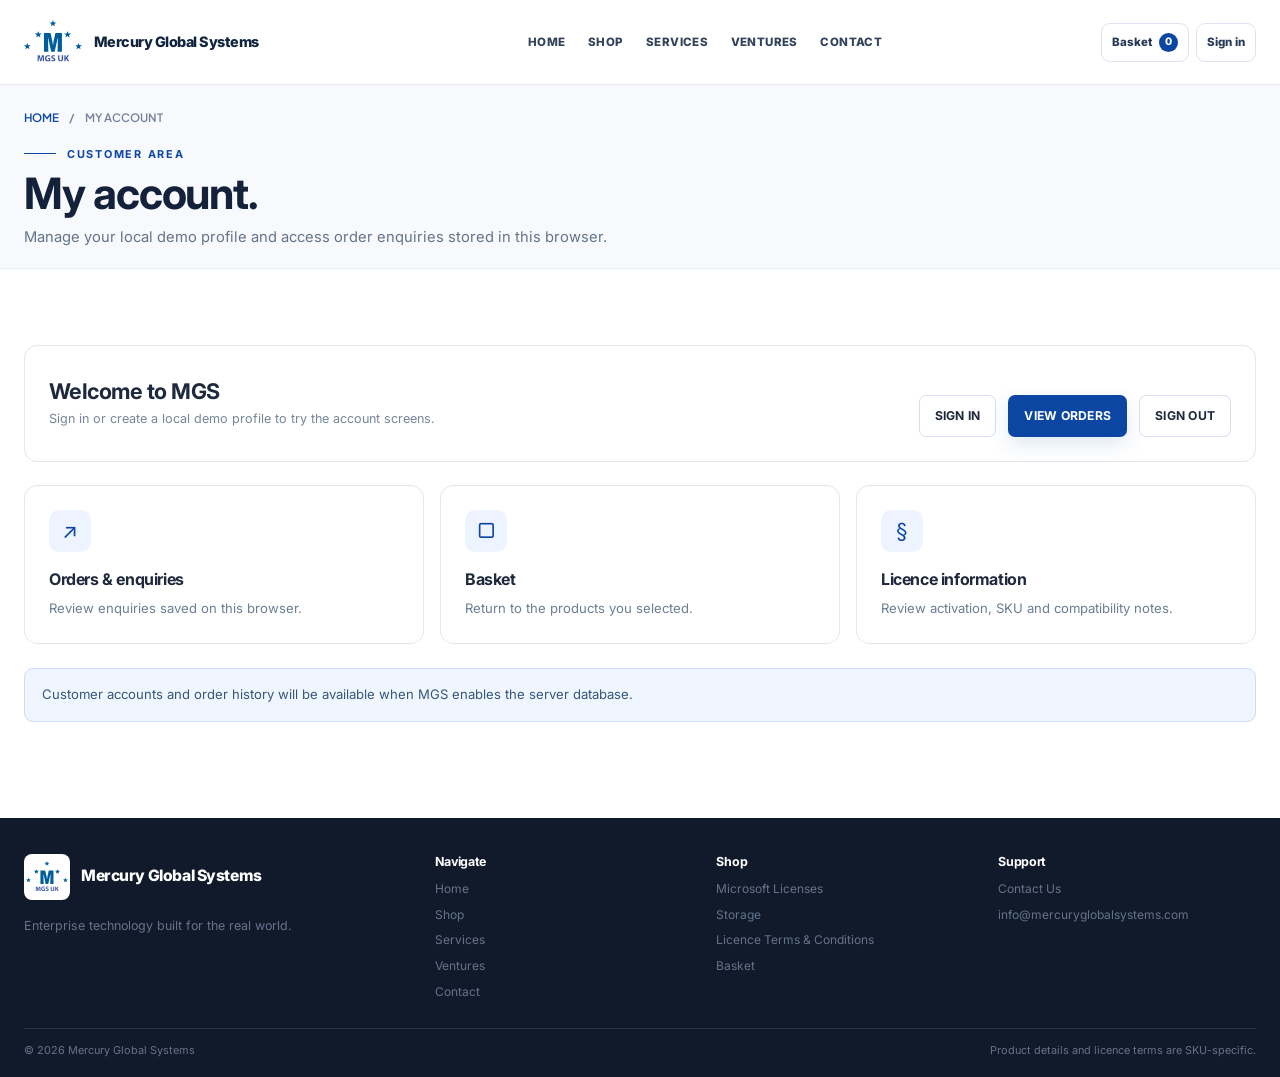
<file: account.html>
<!doctype html><html lang="en"><head><meta charset="utf-8"><meta name="viewport" content="width=device-width, initial-scale=1"><meta name="description" content="View your local storefront preview account and enquiries."><title>My account | Mercury Global Systems</title><link rel="icon" type="image/svg+xml" href="assets/images/mgs-favicon.svg"><link rel="stylesheet" href="css/style.css"><link rel="stylesheet" href="css/storefront.css"><script src="js/main.js" defer></script><script src="js/catalog.js" defer></script><script src="js/storefront.js" defer></script></head><body><header class="site-header">
  <div class="container nav-wrap">
    <a class="logo" href="index.html" aria-label="Mercury Global Systems home">
      <img class="logo-image" src="assets/images/mgs-logo.svg" alt="MGS UK logo">
      <span class="brand-name"><span class="brand-initial">M</span>ercury <span class="brand-initial">G</span>lobal <span class="brand-initial">S</span>ystems</span>
    </a>
    <button class="menu-toggle" type="button" aria-label="Open navigation" aria-expanded="false">☰</button>
    <nav class="nav-links" aria-label="Primary navigation"><a href="index.html">Home</a><a href="shop.html">Shop</a><a href="services.html">Services</a><a href="ventures.html">Ventures</a><a href="contact.html">Contact</a></nav>
    <div class="header-utilities"><a class="utility-link basket-link" href="cart.html" aria-label="Shopping basket">Basket <span class="cart-count" data-cart-count>0</span></a><a class="utility-link account-link" href="login.html" data-header-account>Sign in</a></div>
  </div>
</header><main><section class="page-hero"><div class="container"><div class="breadcrumb"><a href="index.html">Home</a><span>/</span><span>My account</span></div><span class="eyebrow">Customer area</span><h1>My account.</h1><p>Manage your local demo profile and access order enquiries stored in this browser.</p></div></section><section class="section"><div class="container"><div class="account-toolbar"><div><h2 data-account-greeting>Welcome</h2><p class="muted-small" data-account-email>Sign in to view the local demo account.</p></div><div class="actions compact-actions"><a class="btn btn-secondary" href="login.html" data-account-login>Sign in</a><a class="btn btn-primary" href="orders.html">View orders</a><button class="btn btn-secondary" type="button" data-account-logout hidden>Sign out</button></div></div><div class="account-card-grid"><a class="account-card" href="orders.html"><span class="account-icon">↗</span><h3>Orders & enquiries</h3><p>Review enquiries saved on this browser.</p></a><a class="account-card" href="cart.html"><span class="account-icon">▢</span><h3>Basket</h3><p>Return to the products you selected.</p></a><a class="account-card" href="terms-licenses.html"><span class="account-icon">§</span><h3>Licence information</h3><p>Review activation, SKU and compatibility notes.</p></a></div><div class="notice notice-info account-demo-notice" data-account-mode-notice>This is a frontend-only preview. Local profile and order data do not sync across devices and must be replaced by server-backed account services before live ecommerce use.</div></div></section></main><footer class="site-footer">
  <div class="container footer-grid">
    <div class="footer-brand"><a class="logo" href="index.html"><img class="logo-image" src="assets/images/mgs-logo.svg" alt="MGS UK logo"><span class="brand-name">Mercury Global Systems</span></a><p data-footer-tagline>Enterprise technology built for the real world.</p></div>
    <div><h3 class="footer-title">Navigate</h3><div class="footer-links"><a href="index.html">Home</a><a href="shop.html">Shop</a><a href="services.html">Services</a><a href="ventures.html">Ventures</a><a href="contact.html">Contact</a></div></div>
    <div><h3 class="footer-title">Shop</h3><div class="footer-links"><a href="shop.html#licenses">Microsoft Licenses</a><a href="shop.html#storage">Storage</a><a href="terms-licenses.html">Licence Terms &amp; Conditions</a><a href="cart.html">Basket</a></div></div>
    <div><h3 class="footer-title">Support</h3><div class="footer-links"><a href="contact.html">Contact Us</a><a href="mailto:info@mercuryglobalsystems.com">info@mercuryglobalsystems.com</a></div></div>
  </div>
  <div class="container footer-bottom"><span>© 2026 Mercury Global Systems</span><span>Product details and licence terms are SKU-specific.</span></div>
</footer></body></html>
</file>
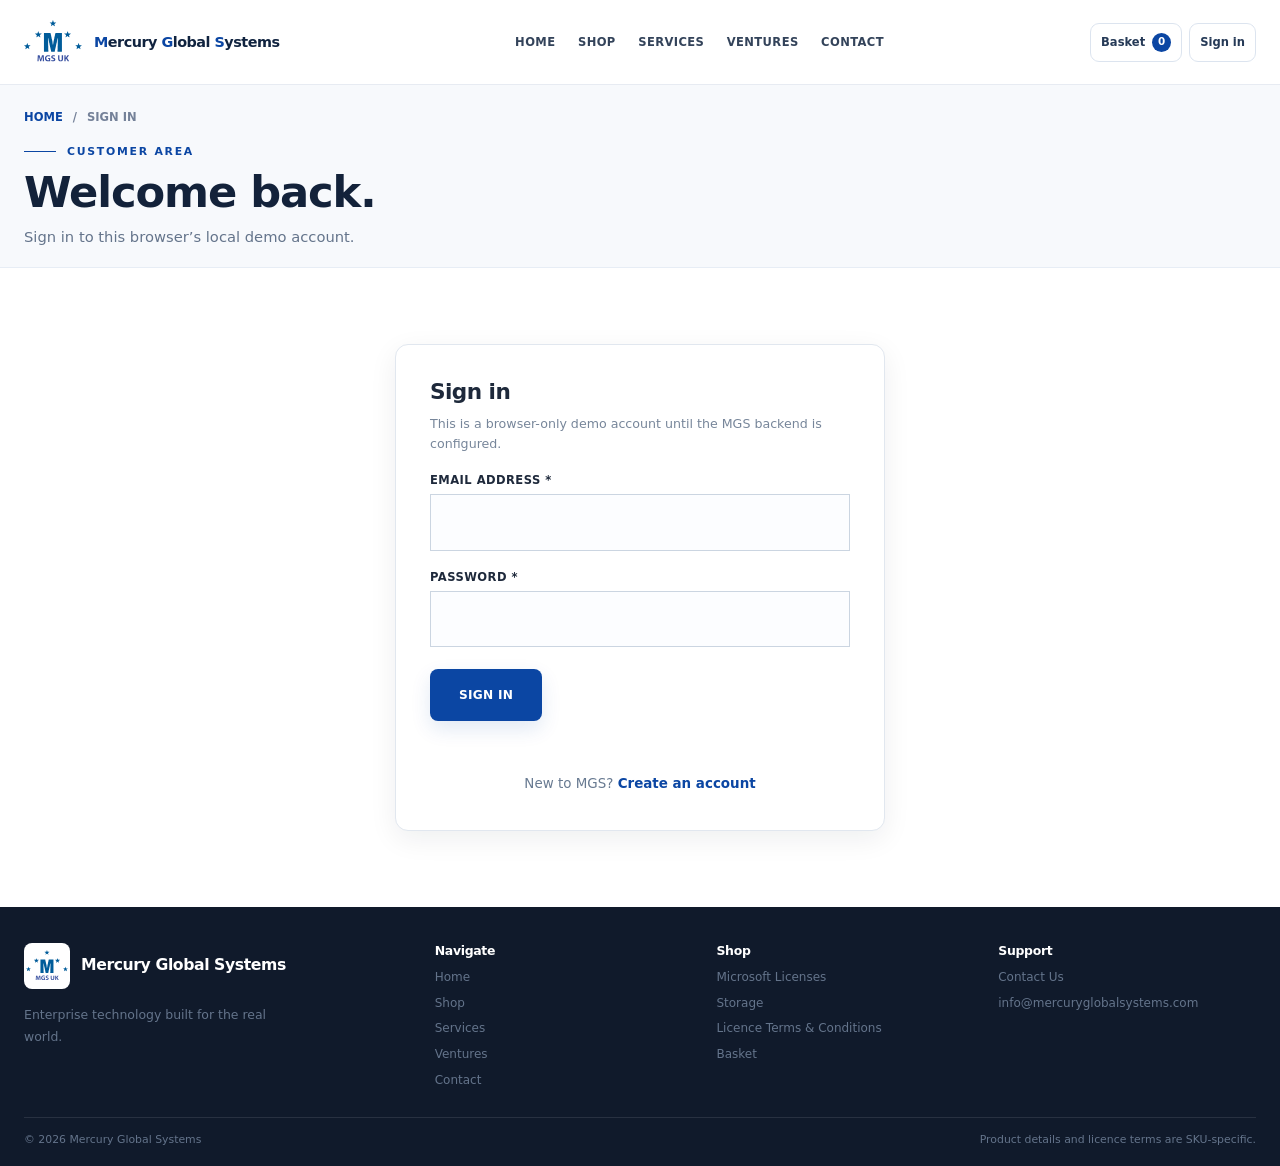
<file: admin-product.html>
<!doctype html>
<html lang="en">
<head>
  <meta charset="utf-8"><meta name="viewport" content="width=device-width, initial-scale=1">
  <meta name="description" content="Edit an MGS catalogue product in the local storefront preview.">
  <title>Edit product | Mercury Global Systems</title>
  <link rel="icon" type="image/svg+xml" href="assets/images/mgs-favicon.svg">
  <link rel="stylesheet" href="css/style.css"><link rel="stylesheet" href="css/storefront.css">
  <script src="js/main.js" defer></script><script src="js/catalog.js" defer></script><script src="js/storefront.js" defer></script>
</head>
<body>
<header class="site-header"><div class="container nav-wrap">
  <a class="logo" href="index.html" aria-label="Mercury Global Systems home"><img class="logo-image" src="assets/images/mgs-logo.svg" alt="MGS UK logo"><span class="brand-name">Mercury Global Systems</span></a>
  <button class="menu-toggle" type="button" aria-label="Open navigation" aria-expanded="false">☰</button>
  <nav class="nav-links" aria-label="Primary navigation"><a href="index.html">Home</a><a href="shop.html">Shop</a><a href="services.html">Services</a><a href="ventures.html">Ventures</a><a href="contact.html">Contact</a></nav>
  <div class="header-utilities"><a class="utility-link basket-link" href="cart.html" aria-label="Shopping basket">Basket <span class="cart-count" data-cart-count>0</span></a><a class="utility-link account-link" href="login.html" data-header-account>Sign in</a></div>
</div></header>
<main>
  <section class="page-hero"><div class="container"><div class="breadcrumb"><a href="admin.html">Store management</a><span>/</span><span data-editor-breadcrumb>Product editor</span></div><span class="eyebrow">Catalogue editor</span><h1 data-editor-heading>Edit product</h1><p>Review and edit every catalogue field. Changes are local to this browser preview until a secured backend is connected.</p></div></section>
  <section class="section"><div class="container admin-editor-page">
    <div class="notice notice-warning" data-admin-security-notice><strong>Local preview only.</strong> Do not rely on this browser editor for live prices or production catalogue changes. Server-side admin authentication and database persistence must be configured before public launch.</div>
    <form class="admin-product-form" data-admin-product-form>
      <div class="admin-editor-top"><div class="admin-editor-image"><img data-editor-image src="assets/images/products/windows-license.jpg" alt="Product preview"><p class="muted-small">Preview image</p></div><div class="admin-editor-fields"><h2>Product information</h2><p class="muted-small">Product ID stays fixed to avoid breaking basket links and order records.</p><div class="form-grid">
        <div class="form-field"><label for="product-id">Product ID</label><input id="product-id" name="id" readonly></div>
        <div class="form-field"><label for="product-title">Display name *</label><input id="product-title" name="title" required></div>
        <div class="form-field"><label for="product-category">Category *</label><select id="product-category" name="category" required><option value="software">Microsoft Licenses</option><option value="storage">Storage</option></select></div>
        <div class="form-field"><label for="product-group">Collection / group</label><input id="product-group" name="group"></div>
        <div class="form-field"><label for="product-badge">Badge</label><input id="product-badge" name="badge"></div>
        <div class="form-field"><label for="product-image">Image path or URL</label><input id="product-image" name="image" required></div>
        <div class="form-field full"><label for="product-short">Card summary *</label><textarea id="product-short" name="short" rows="2" required></textarea></div>
        <div class="form-field full"><label for="product-description">Full product description *</label><textarea id="product-description" name="description" rows="6" required></textarea></div>
        <div class="form-field full"><label for="product-highlights">Highlights (one per line)</label><textarea id="product-highlights" name="highlights" rows="4"></textarea></div>
        <div class="form-field full"><label for="product-note">Licence / compatibility / specification note</label><textarea id="product-note" name="licenseNote" rows="3"></textarea></div>
        <div class="form-field"><label for="product-source-url">Reference URL</label><input id="product-source-url" name="sourceUrl" type="url"></div>
        <div class="form-field"><label for="product-source-label">Reference label</label><input id="product-source-label" name="sourceLabel"></div>
        <div class="form-field"><label for="product-price-eur">Price in EUR (€)</label><input id="product-price-eur" name="priceEUR" type="number" min="0" step="0.01" inputmode="decimal" placeholder="Leave blank for quote"></div>
        <div class="form-field"><label for="product-price-inr">Price in INR (₹)</label><input id="product-price-inr" name="priceINR" type="number" min="0" step="0.01" inputmode="decimal" placeholder="Leave blank for quote"></div>
      </div><label class="admin-visibility"><input type="checkbox" name="active"> <span><strong>Show this product in the shop</strong><small>Uncheck to hide it from the storefront without deleting it.</small></span></label></div></div>
      <div class="admin-editor-actions"><a class="btn btn-light" href="admin.html">Cancel</a><button class="btn btn-blue" type="submit">Save product changes</button></div><p class="form-status" data-product-editor-status role="status"></p>
    </form>
  </div></section>
</main>
<footer class="site-footer"><div class="container footer-grid"><div class="footer-brand"><a class="logo" href="index.html"><img class="logo-image" src="assets/images/mgs-logo.svg" alt="MGS UK logo"><span class="brand-name">Mercury Global Systems</span></a><p data-footer-tagline>Enterprise technology built for the real world.</p></div><div><h3 class="footer-title">Navigate</h3><div class="footer-links"><a href="index.html">Home</a><a href="shop.html">Shop</a><a href="services.html">Services</a><a href="ventures.html">Ventures</a><a href="contact.html">Contact</a></div></div><div><h3 class="footer-title">Shop</h3><div class="footer-links"><a href="shop.html#licenses">Microsoft Licenses</a><a href="shop.html#storage">Storage</a><a href="terms-licenses.html">Licence Terms &amp; Conditions</a><a href="cart.html">Basket</a></div></div><div><h3 class="footer-title">Support</h3><div class="footer-links"><a href="contact.html">Contact Us</a><a href="mailto:info@mercuryglobalsystems.com">info@mercuryglobalsystems.com</a></div></div></div><div class="container footer-bottom"><span>© 2026 Mercury Global Systems</span><span>Product details and licence terms are SKU-specific.</span></div></footer>
</body></html>
</file>
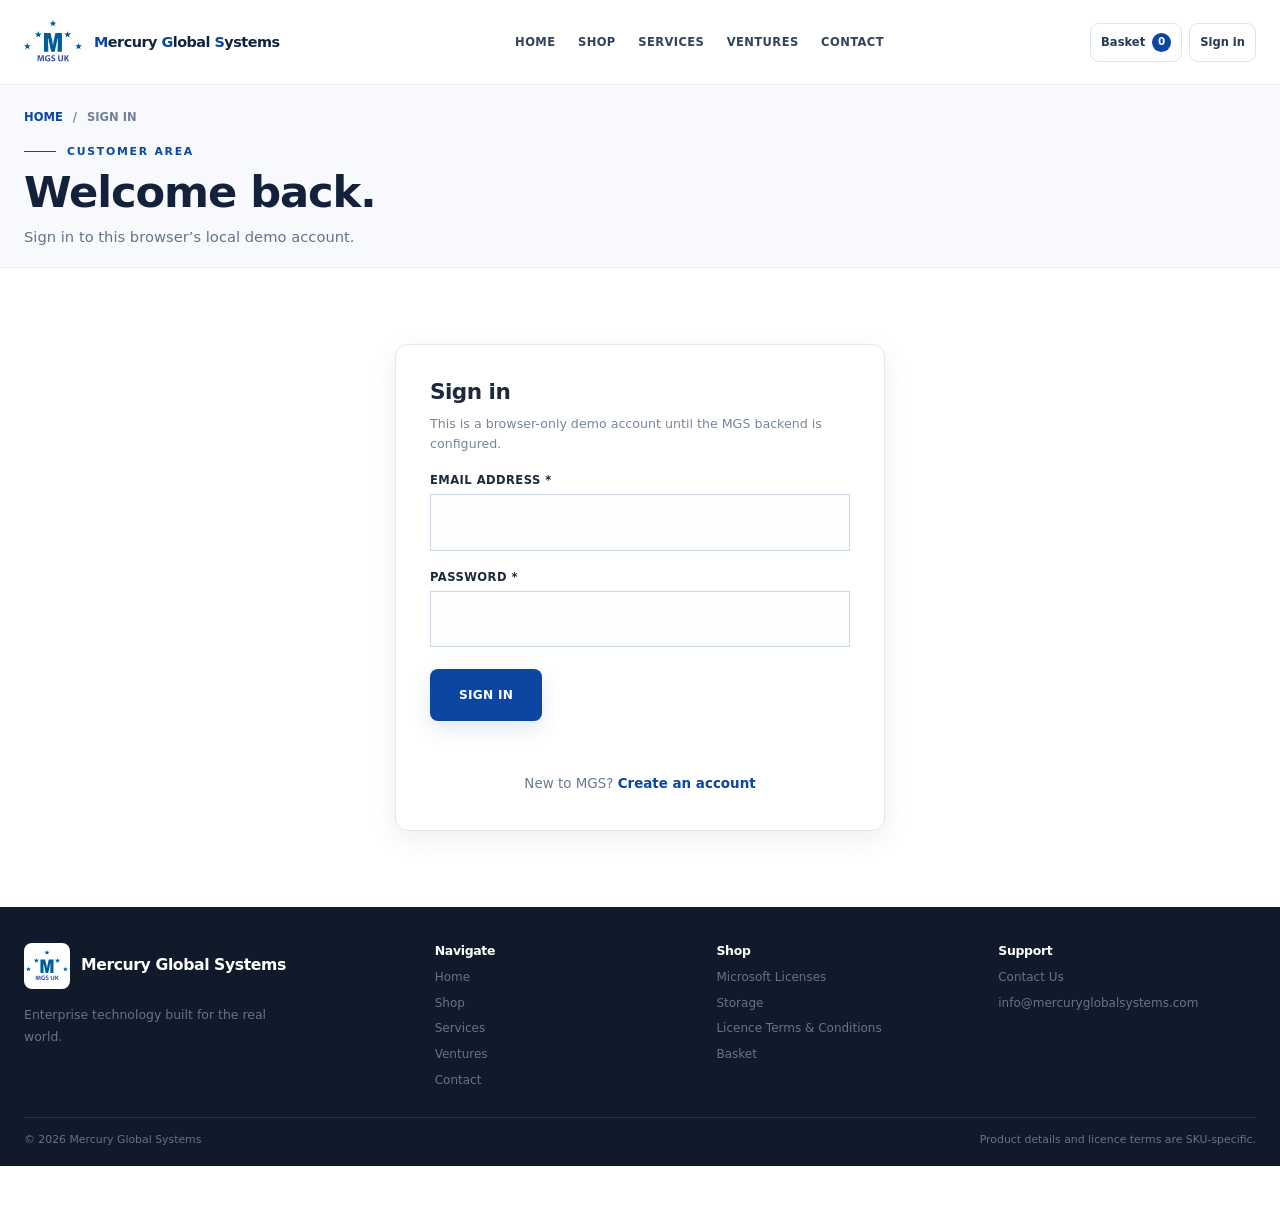
<file: admin.html>
<!doctype html><html lang="en"><head><meta charset="utf-8"><meta name="viewport" content="width=device-width, initial-scale=1"><meta name="description" content="Local-only product catalogue editor for preview and testing."><title>Shop administration | Mercury Global Systems</title><link rel="icon" type="image/svg+xml" href="assets/images/mgs-favicon.svg"><link rel="stylesheet" href="css/style.css"><link rel="stylesheet" href="css/storefront.css"><script src="js/main.js" defer></script><script src="js/catalog.js" defer></script><script src="js/storefront.js" defer></script></head><body><header class="site-header">
  <div class="container nav-wrap">
    <a class="logo" href="index.html" aria-label="Mercury Global Systems home">
      <img class="logo-image" src="assets/images/mgs-logo.svg" alt="MGS UK logo">
      <span class="brand-name"><span class="brand-initial">M</span>ercury <span class="brand-initial">G</span>lobal <span class="brand-initial">S</span>ystems</span>
    </a>
    <button class="menu-toggle" type="button" aria-label="Open navigation" aria-expanded="false">☰</button>
    <nav class="nav-links" aria-label="Primary navigation"><a href="index.html">Home</a><a href="shop.html">Shop</a><a href="services.html">Services</a><a href="ventures.html">Ventures</a><a href="contact.html">Contact</a></nav>
    <div class="header-utilities"><a class="utility-link basket-link" href="cart.html" aria-label="Shopping basket">Basket <span class="cart-count" data-cart-count>0</span></a><a class="utility-link account-link" href="login.html" data-header-account>Sign in</a></div>
  </div>
</header><main><section class="page-hero"><div class="container"><div class="breadcrumb"><a href="index.html">Home</a><span>/</span><span>Catalogue administration</span></div><span class="eyebrow">Store administration</span><h1>Store management</h1><p>Manage products, prices, website presentation and quote enquiries from one place.</p></div></section><section class="section"><div class="container"><div class="notice notice-warning" data-admin-security-notice><strong>Important security limit:</strong> this admin page edits data in this browser only. It has no server authentication and cannot publish changes to the live website. Do not treat it as a live seller/admin system or expose confidential information here. Server-side authentication and a database are required before production use.</div><div class="admin-stats" data-admin-stats></div><div class="admin-toolbar"><div><h2>Product catalogue</h2><p class="muted-small">Set prices separately in EUR and INR, change catalogue copy and hide products. Blank prices remain quote-based.</p></div><button type="button" class="btn btn-secondary" data-admin-export>Export catalogue JSON</button></div><div class="admin-product-toolbar"><label class="admin-search-label" for="admin-search">Find a product<input id="admin-search" type="search" placeholder="Search the catalogue…" data-admin-search></label><button type="button" class="btn btn-primary" data-admin-add-product>+ Add product</button></div><div class="admin-product-grid" data-admin-products></div><p class="form-status" data-admin-status role="status"></p><section class="admin-settings-panel" aria-labelledby="site-settings-title"><div class="admin-toolbar"><div><span class="eyebrow">Store configuration</span><h2 id="site-settings-title">Website settings</h2><p class="muted-small">These settings are stored in this browser preview. They do not publish to the server.</p></div></div><form class="site-settings-form" data-site-settings-form><div class="form-grid"><div class="form-field"><label for="setting-brand">Brand name</label><input id="setting-brand" name="brandName" value="Mercury Global Systems" required></div><div class="form-field"><label for="setting-email">Support email</label><input id="setting-email" name="supportEmail" type="email" value="info@mercuryglobalsystems.com" required></div><div class="form-field full"><label for="setting-logo">Logo image path or URL</label><input id="setting-logo" name="brandLogoPath" value="assets/images/mgs-logo.svg" required><small class="muted-small">Recommended: keep the optimised SVG in assets/images/.</small></div><div class="form-field"><label for="setting-tagline">Footer tagline</label><input id="setting-tagline" name="footerTagline" value="Enterprise technology built for the real world."></div><div class="form-field"><label for="setting-currency">Default display currency</label><select id="setting-currency" name="defaultCurrency"><option value="EUR">EUR (€)</option><option value="INR">INR (₹)</option></select></div><div class="form-field full"><label for="setting-shop-intro">Shop introduction</label><input id="setting-shop-intro" name="shopIntro" value="Compare Microsoft licence options and storage capacities. Select a product to review details."></div><div class="form-field full"><label for="setting-hero-title">Home hero heading</label><input id="setting-hero-title" name="heroTitle" value="Enterprise Infrastructure & Global Tech Ventures."></div><div class="form-field full"><label for="setting-hero-copy">Home hero description</label><textarea id="setting-hero-copy" name="heroSubtitle" rows="2">A sharp, practical platform for European market access, resilient IT infrastructure, and critical data recovery.</textarea></div><div class="form-field full"><label for="setting-hero-image">Home hero-side image URL</label><input id="setting-hero-image" name="heroImageUrl" type="url" value="https://images.unsplash.com/photo-1486406146926-c627a92ad1ab?q=85&w=1600"><small class="muted-small">Use an image you have permission to publish. Product tile image paths can be edited on each product page.</small></div></div><button class="btn btn-blue" type="submit">Save website settings</button><p class="form-status" data-settings-status role="status"></p></form></section>
<div class="admin-toolbar admin-section-toolbar"><div><h2>Order enquiries</h2><p class="muted-small">Review browser-local enquiries and update their local workflow status.</p></div></div><div data-admin-orders class="orders-list"></div><div class="admin-toolbar admin-section-toolbar"><div><h2>Demo customer profiles</h2><p class="muted-small">Only profile names/emails and creation dates are shown. Password hashes are never displayed.</p></div></div><div data-admin-customers class="admin-customer-list"></div><div class="notice notice-info"><strong>Product sources:</strong> descriptions are paraphrased and linked to official Microsoft references where the exact edition is identifiable. Unknown supplier shorthand is marked for SKU confirmation instead of receiving invented specifications.</div></div></section></main><footer class="site-footer">
  <div class="container footer-grid">
    <div class="footer-brand"><a class="logo" href="index.html"><img class="logo-image" src="assets/images/mgs-logo.svg" alt="MGS UK logo"><span class="brand-name">Mercury Global Systems</span></a><p data-footer-tagline>Enterprise technology built for the real world.</p></div>
    <div><h3 class="footer-title">Navigate</h3><div class="footer-links"><a href="index.html">Home</a><a href="shop.html">Shop</a><a href="services.html">Services</a><a href="ventures.html">Ventures</a><a href="contact.html">Contact</a></div></div>
    <div><h3 class="footer-title">Shop</h3><div class="footer-links"><a href="shop.html#licenses">Microsoft Licenses</a><a href="shop.html#storage">Storage</a><a href="terms-licenses.html">Licence Terms &amp; Conditions</a><a href="cart.html">Basket</a></div></div>
    <div><h3 class="footer-title">Support</h3><div class="footer-links"><a href="contact.html">Contact Us</a><a href="mailto:info@mercuryglobalsystems.com">info@mercuryglobalsystems.com</a></div></div>
  </div>
  <div class="container footer-bottom"><span>© 2026 Mercury Global Systems</span><span>Product details and licence terms are SKU-specific.</span></div>
</footer></body></html>
</file>
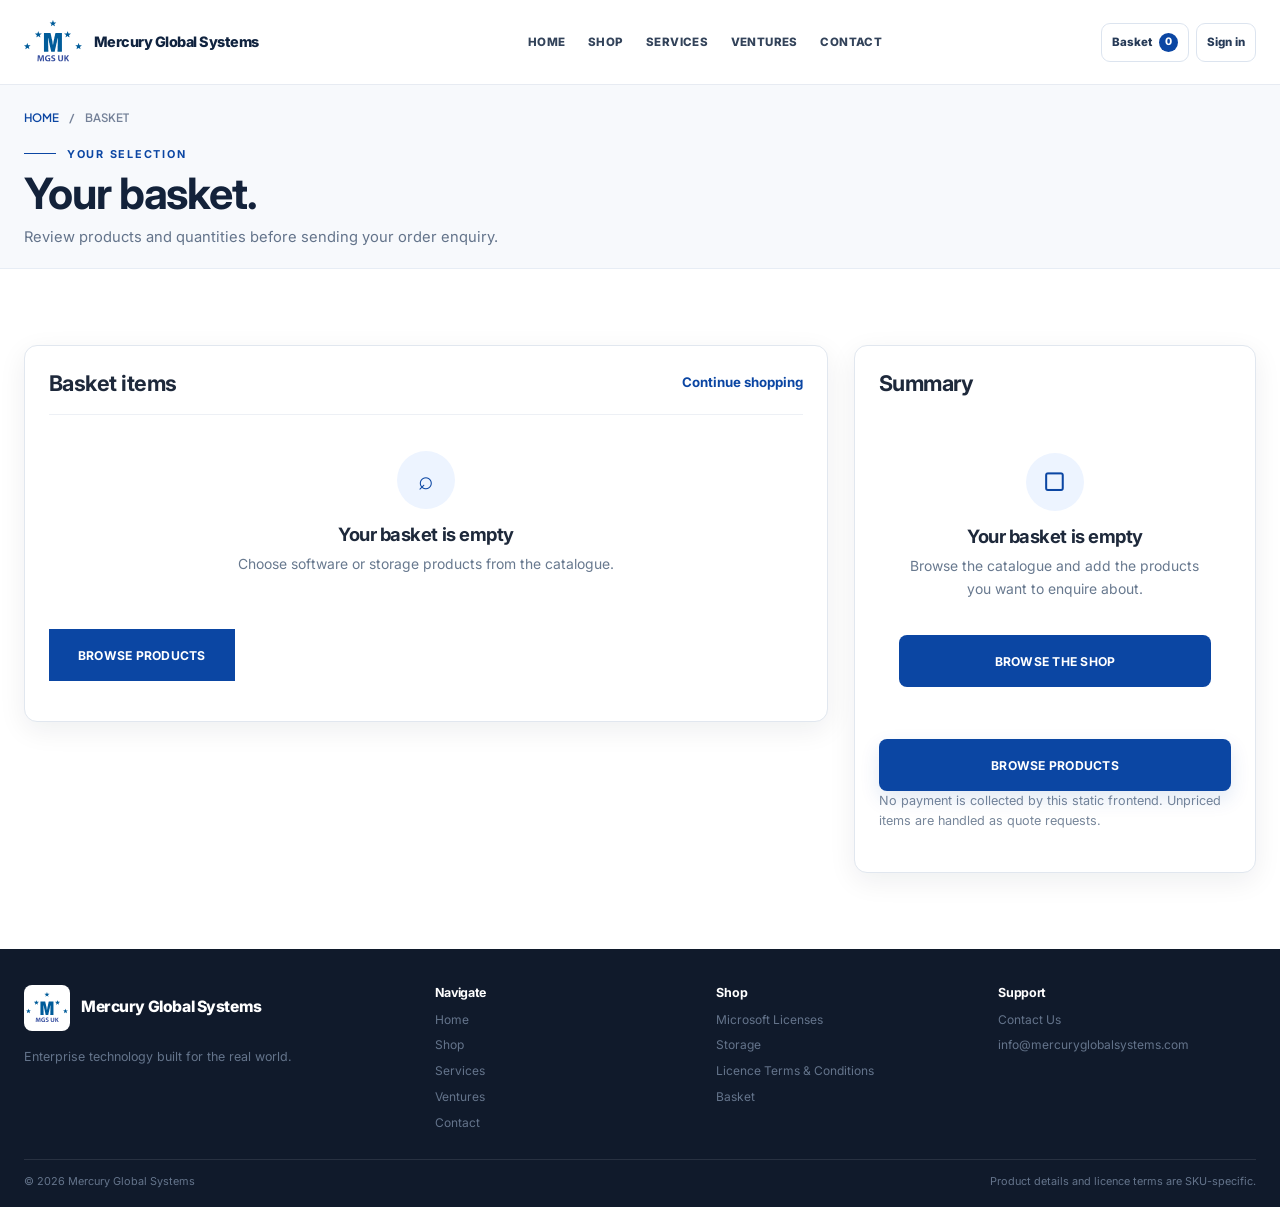
<file: cart.html>
<!doctype html><html lang="en"><head><meta charset="utf-8"><meta name="viewport" content="width=device-width, initial-scale=1"><meta name="description" content="Review the products in your Mercury Global Systems basket."><title>Basket | Mercury Global Systems</title><link rel="icon" type="image/svg+xml" href="assets/images/mgs-favicon.svg"><link rel="stylesheet" href="css/style.css"><link rel="stylesheet" href="css/storefront.css"><script src="js/main.js" defer></script><script src="js/catalog.js" defer></script><script src="js/storefront.js" defer></script></head><body><header class="site-header">
  <div class="container nav-wrap">
    <a class="logo" href="index.html" aria-label="Mercury Global Systems home">
      <img class="logo-image" src="assets/images/mgs-logo.svg" alt="MGS UK logo">
      <span class="brand-name"><span class="brand-initial">M</span>ercury <span class="brand-initial">G</span>lobal <span class="brand-initial">S</span>ystems</span>
    </a>
    <button class="menu-toggle" type="button" aria-label="Open navigation" aria-expanded="false">☰</button>
    <nav class="nav-links" aria-label="Primary navigation"><a href="index.html">Home</a><a href="shop.html" class="active">Shop</a><a href="services.html">Services</a><a href="ventures.html">Ventures</a><a href="contact.html">Contact</a></nav>
    <div class="header-utilities"><a class="utility-link basket-link" href="cart.html" aria-label="Shopping basket">Basket <span class="cart-count" data-cart-count>0</span></a><a class="utility-link account-link" href="login.html" data-header-account>Sign in</a></div>
  </div>
</header><main><section class="page-hero"><div class="container"><div class="breadcrumb"><a href="index.html">Home</a><span>/</span><span>Basket</span></div><span class="eyebrow">Your selection</span><h1>Your basket.</h1><p>Review products and quantities before sending your order enquiry.</p></div></section><section class="section"><div class="container"><div class="cart-layout"><div class="cart-items-panel"><div class="panel-heading"><h2>Basket items</h2><a href="shop.html">Continue shopping</a></div><div data-cart-items></div></div><aside class="summary-card"><h2>Summary</h2><div data-cart-summary></div><a class="btn btn-primary btn-block" href="checkout.html" data-checkout-link>Continue to checkout</a><p class="muted-small">No payment is collected by this static frontend. Unpriced items are handled as quote requests.</p></aside></div></div></section></main><footer class="site-footer">
  <div class="container footer-grid">
    <div class="footer-brand"><a class="logo" href="index.html"><img class="logo-image" src="assets/images/mgs-logo.svg" alt="MGS UK logo"><span class="brand-name">Mercury Global Systems</span></a><p data-footer-tagline>Enterprise technology built for the real world.</p></div>
    <div><h3 class="footer-title">Navigate</h3><div class="footer-links"><a href="index.html">Home</a><a href="shop.html">Shop</a><a href="services.html">Services</a><a href="ventures.html">Ventures</a><a href="contact.html">Contact</a></div></div>
    <div><h3 class="footer-title">Shop</h3><div class="footer-links"><a href="shop.html#licenses">Microsoft Licenses</a><a href="shop.html#storage">Storage</a><a href="terms-licenses.html">Licence Terms &amp; Conditions</a><a href="cart.html">Basket</a></div></div>
    <div><h3 class="footer-title">Support</h3><div class="footer-links"><a href="contact.html">Contact Us</a><a href="mailto:info@mercuryglobalsystems.com">info@mercuryglobalsystems.com</a></div></div>
  </div>
  <div class="container footer-bottom"><span>© 2026 Mercury Global Systems</span><span>Product details and licence terms are SKU-specific.</span></div>
</footer></body></html>
</file>
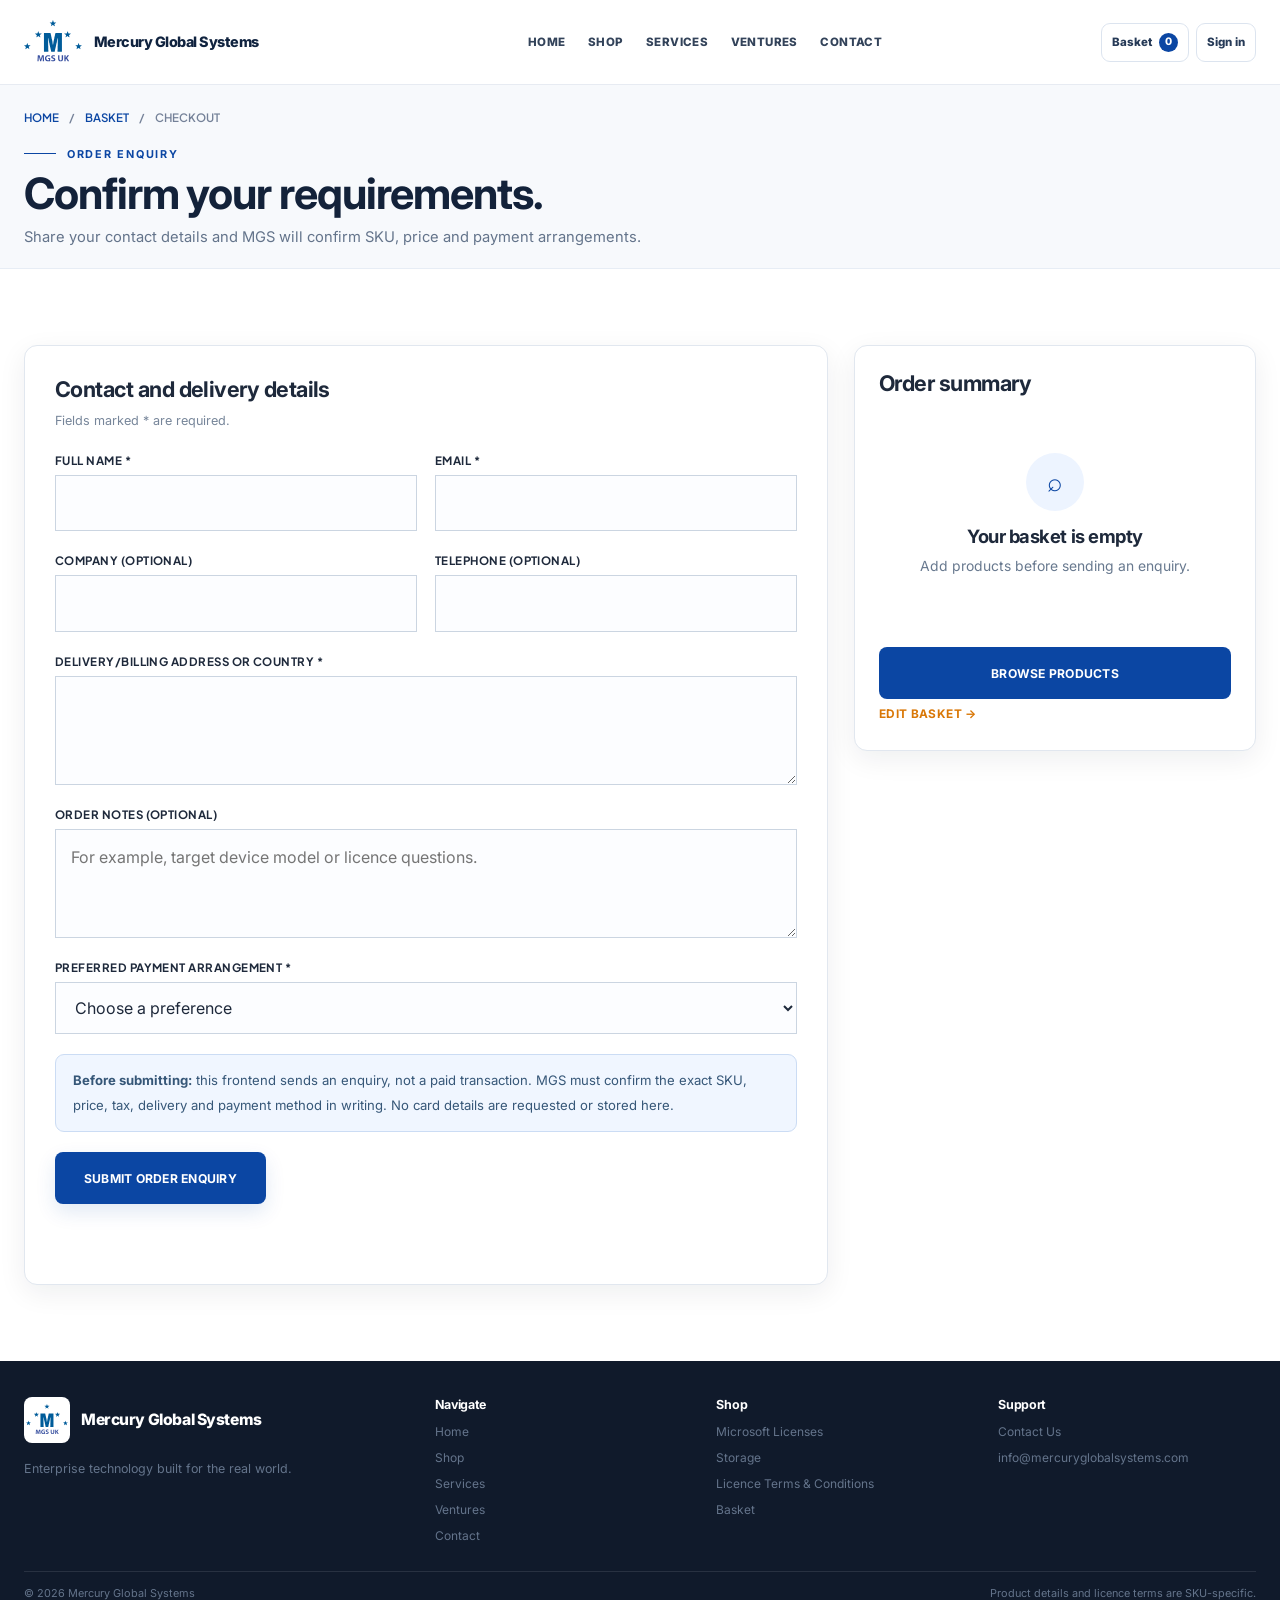
<file: checkout.html>
<!doctype html><html lang="en"><head><meta charset="utf-8"><meta name="viewport" content="width=device-width, initial-scale=1"><meta name="description" content="Send a product and pricing enquiry to Mercury Global Systems."><title>Checkout | Mercury Global Systems</title><link rel="icon" type="image/svg+xml" href="assets/images/mgs-favicon.svg"><link rel="stylesheet" href="css/style.css"><link rel="stylesheet" href="css/storefront.css"><script src="js/main.js" defer></script><script src="js/catalog.js" defer></script><script src="js/storefront.js" defer></script></head><body><header class="site-header">
  <div class="container nav-wrap">
    <a class="logo" href="index.html" aria-label="Mercury Global Systems home">
      <img class="logo-image" src="assets/images/mgs-logo.svg" alt="MGS UK logo">
      <span class="brand-name"><span class="brand-initial">M</span>ercury <span class="brand-initial">G</span>lobal <span class="brand-initial">S</span>ystems</span>
    </a>
    <button class="menu-toggle" type="button" aria-label="Open navigation" aria-expanded="false">☰</button>
    <nav class="nav-links" aria-label="Primary navigation"><a href="index.html">Home</a><a href="shop.html" class="active">Shop</a><a href="services.html">Services</a><a href="ventures.html">Ventures</a><a href="contact.html">Contact</a></nav>
    <div class="header-utilities"><a class="utility-link basket-link" href="cart.html" aria-label="Shopping basket">Basket <span class="cart-count" data-cart-count>0</span></a><a class="utility-link account-link" href="login.html" data-header-account>Sign in</a></div>
  </div>
</header><main><section class="page-hero"><div class="container"><div class="breadcrumb"><a href="index.html">Home</a><span>/</span><a href="cart.html">Basket</a><span>/</span><span>Checkout</span></div><span class="eyebrow">Order enquiry</span><h1>Confirm your requirements.</h1><p>Share your contact details and MGS will confirm SKU, price and payment arrangements.</p></div></section><section class="section"><div class="container checkout-layout"><form class="form-panel checkout-form" data-checkout-form><h2>Contact and delivery details</h2><p class="muted-small">Fields marked * are required.</p><div class="form-grid"><div class="form-field"><label for="checkout-name">Full name *</label><input id="checkout-name" name="name" required autocomplete="name"></div><div class="form-field"><label for="checkout-email">Email *</label><input id="checkout-email" name="email" type="email" required autocomplete="email"></div><div class="form-field"><label for="checkout-company">Company (optional)</label><input id="checkout-company" name="company" autocomplete="organization"></div><div class="form-field"><label for="checkout-phone">Telephone (optional)</label><input id="checkout-phone" name="phone" autocomplete="tel"></div><div class="form-field full"><label for="checkout-address">Delivery/billing address or country *</label><textarea id="checkout-address" name="address" rows="3" required autocomplete="street-address"></textarea></div><div class="form-field full"><label for="checkout-notes">Order notes (optional)</label><textarea id="checkout-notes" name="notes" rows="3" placeholder="For example, target device model or licence questions."></textarea></div><div class="form-field full"><label for="checkout-payment">Preferred payment arrangement *</label><select id="checkout-payment" name="paymentPreference" required><option value="">Choose a preference</option><option value="Online payment link after quote confirmation">Online payment link after quote confirmation</option><option value="Bank transfer after quote confirmation">Bank transfer after quote confirmation</option><option value="Discuss with MGS">Discuss with MGS</option></select></div></div><div class="notice notice-info"><strong>Before submitting:</strong> this frontend sends an enquiry, not a paid transaction. MGS must confirm the exact SKU, price, tax, delivery and payment method in writing. No card details are requested or stored here.</div><button class="btn btn-primary" type="submit">Submit order enquiry</button><p class="form-status" data-checkout-status role="status"></p></form><aside class="summary-card"><h2>Order summary</h2><div data-checkout-summary></div><a class="text-link" href="cart.html">Edit basket →</a></aside></div></section></main><footer class="site-footer">
  <div class="container footer-grid">
    <div class="footer-brand"><a class="logo" href="index.html"><img class="logo-image" src="assets/images/mgs-logo.svg" alt="MGS UK logo"><span class="brand-name">Mercury Global Systems</span></a><p data-footer-tagline>Enterprise technology built for the real world.</p></div>
    <div><h3 class="footer-title">Navigate</h3><div class="footer-links"><a href="index.html">Home</a><a href="shop.html">Shop</a><a href="services.html">Services</a><a href="ventures.html">Ventures</a><a href="contact.html">Contact</a></div></div>
    <div><h3 class="footer-title">Shop</h3><div class="footer-links"><a href="shop.html#licenses">Microsoft Licenses</a><a href="shop.html#storage">Storage</a><a href="terms-licenses.html">Licence Terms &amp; Conditions</a><a href="cart.html">Basket</a></div></div>
    <div><h3 class="footer-title">Support</h3><div class="footer-links"><a href="contact.html">Contact Us</a><a href="mailto:info@mercuryglobalsystems.com">info@mercuryglobalsystems.com</a></div></div>
  </div>
  <div class="container footer-bottom"><span>© 2026 Mercury Global Systems</span><span>Product details and licence terms are SKU-specific.</span></div>
</footer></body></html>
</file>
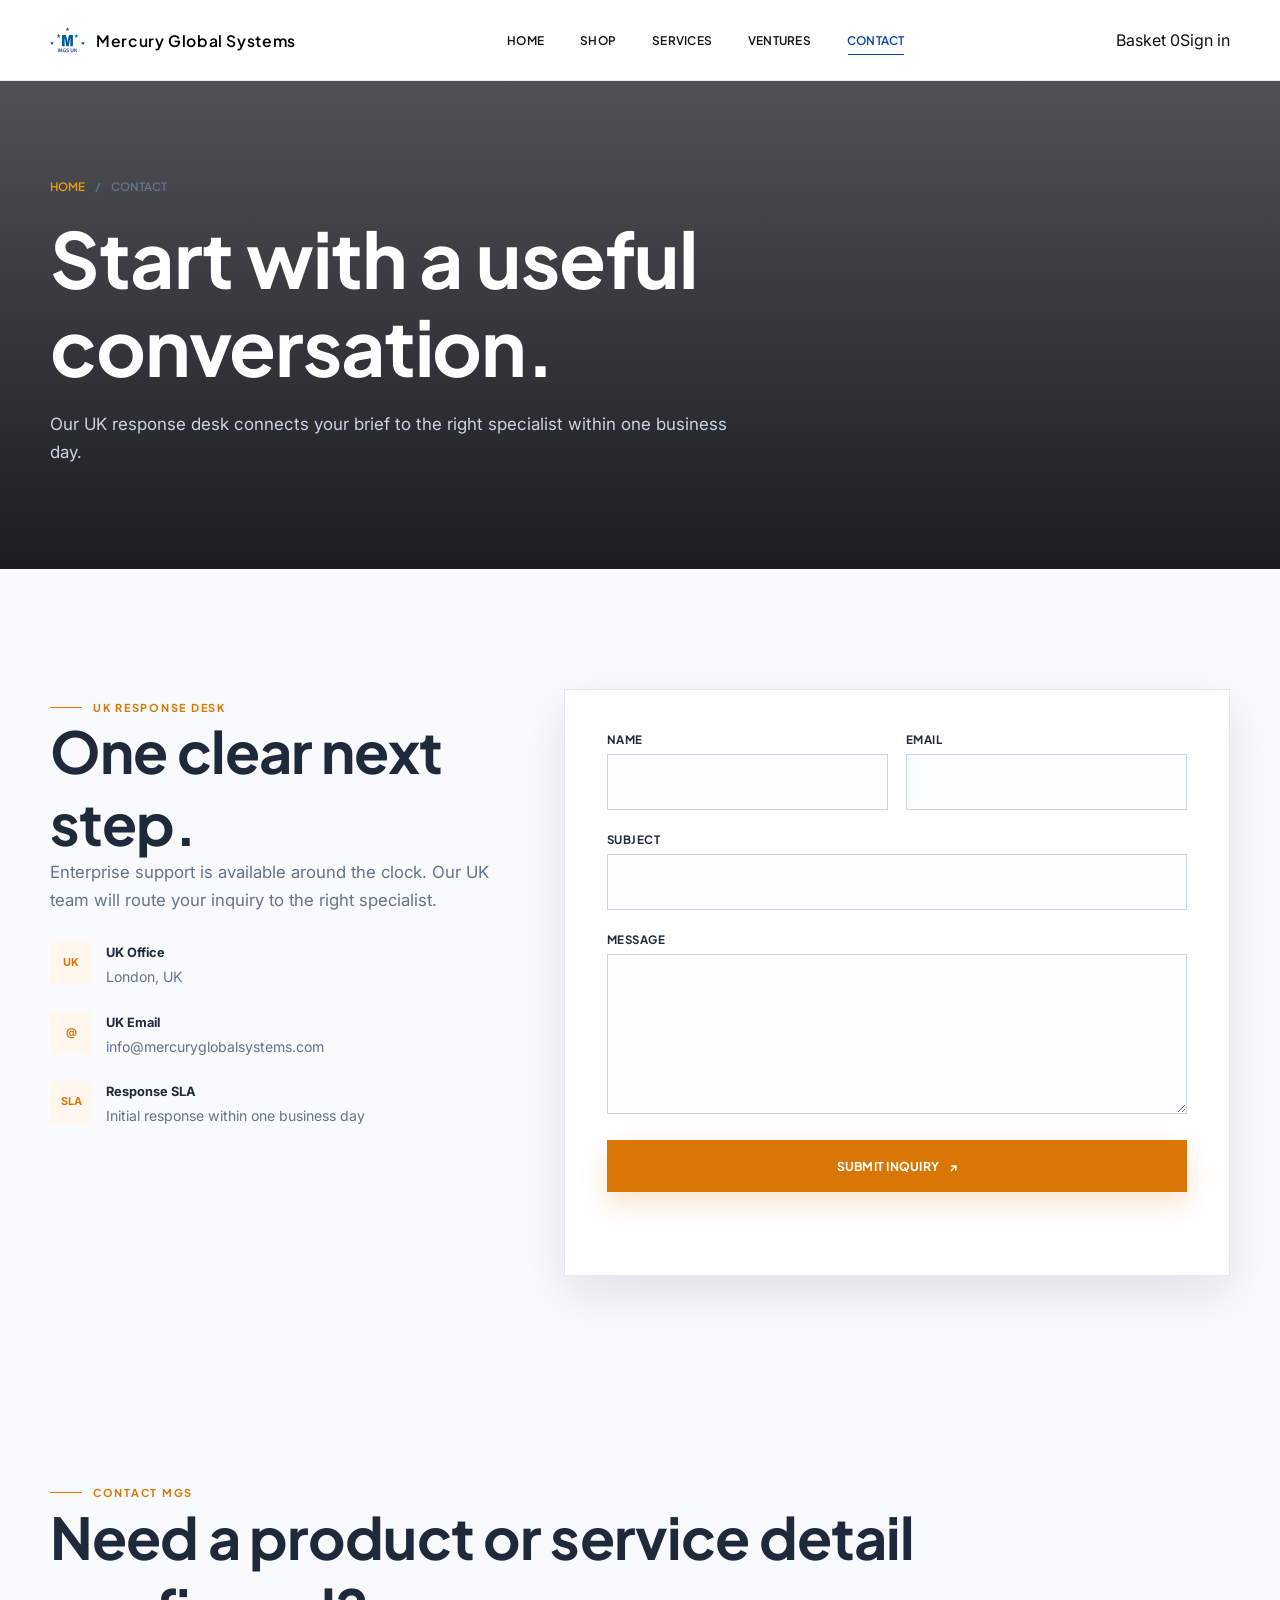
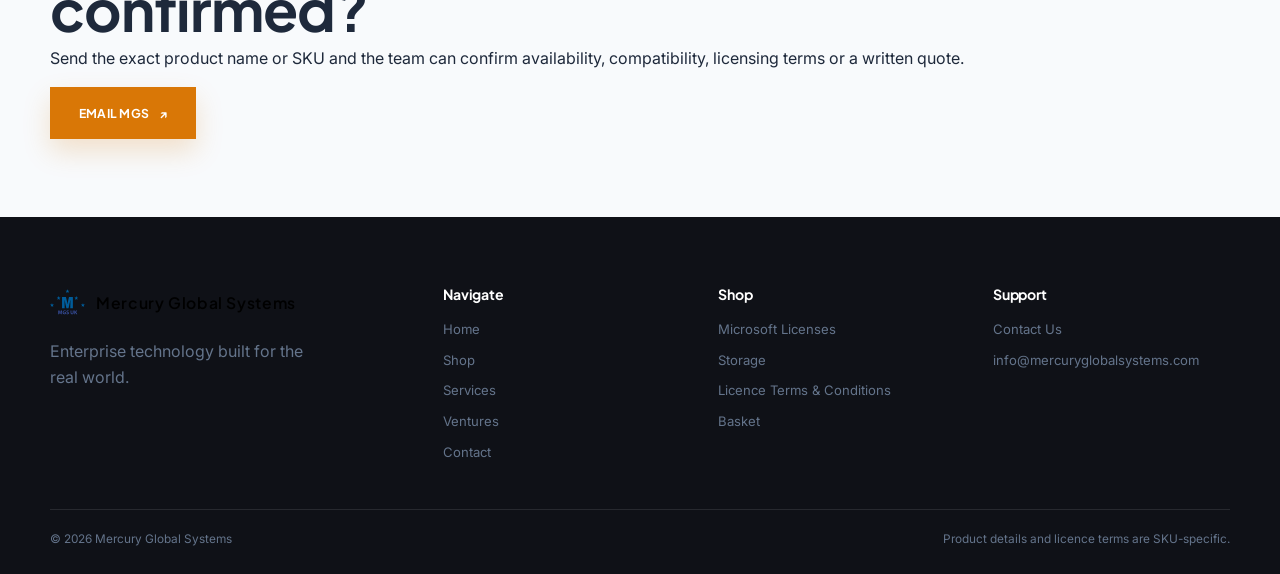
<file: contact.html>
<!doctype html>
<html lang="en">
  <head>
    <meta charset="utf-8" />
    <meta name="viewport" content="width=device-width, initial-scale=1" />
    <title>Contact | Mercury Global Systems</title>
    <link rel="icon" type="image/svg+xml" href="assets/images/mgs-favicon.svg">
    <link rel="stylesheet" href="css/style.css" />
    <script src="js/main.js" defer></script>
  <script src="js/catalog.js" defer></script><script src="js/storefront.js" defer></script>
  </head>
  <body>
    <header class="site-header">
  <div class="container nav-wrap">
    <a class="logo" href="index.html" aria-label="Mercury Global Systems home">
      <img class="logo-image" src="assets/images/mgs-logo.svg" alt="MGS UK logo">
      <span class="brand-name"><span class="brand-initial">M</span>ercury <span class="brand-initial">G</span>lobal <span class="brand-initial">S</span>ystems</span>
    </a>
    <button class="menu-toggle" type="button" aria-label="Open navigation" aria-expanded="false">☰</button>
    <nav class="nav-links" aria-label="Primary navigation"><a href="index.html">Home</a><a href="shop.html">Shop</a><a href="services.html">Services</a><a href="ventures.html">Ventures</a><a href="contact.html" class="active">Contact</a></nav>
    <div class="header-utilities"><a class="utility-link basket-link" href="cart.html" aria-label="Shopping basket">Basket <span class="cart-count" data-cart-count>0</span></a><a class="utility-link account-link" href="login.html" data-header-account>Sign in</a></div>
  </div>
</header>
    <main>
      <section class="page-hero reveal-section">
        <div class="container">
          <div class="breadcrumb">
            <a href="index.html">Home</a><span>/</span><span>Contact</span>
          </div>
          <h1>Start with a useful conversation.</h1>
          <p>
            Our UK response desk connects your brief to the right specialist
            within one business day.
          </p>
        </div>
      </section>
      <section class="section reveal-section">
        <div class="container contact-grid">
          <div>
            <span class="eyebrow">UK response desk</span>
            <h2>One clear next step.</h2>
            <p class="lead">
              Enterprise support is available around the clock. Our UK team will
              route your inquiry to the right specialist.
            </p>
            <div class="contact-details">
              <div class="contact-detail">
                <span class="icon-box">UK</span>
                <div><strong>UK Office</strong><span>London, UK</span></div>
              </div>
              <div class="contact-detail">
                <span class="icon-box">@</span>
                <div><strong>UK Email</strong><span>info@mercuryglobalsystems.com</span></div>
              </div>
              <div class="contact-detail">
                <span class="icon-box">SLA</span>
                <div>
                  <strong>Response SLA</strong
                  ><span>Initial response within one business day</span>
                </div>
              </div>
            </div>
          </div>
          <div class="form-panel">
            <form id="contact-form" novalidate>
              <div class="form-grid">
                <div class="form-field">
                  <label for="name">Name</label
                  ><input id="name" name="name" type="text" required />
                </div>
                <div class="form-field">
                  <label for="email">Email</label
                  ><input id="email" name="email" type="email" required />
                </div>
                <div class="form-field full">
                  <label for="subject">Subject</label
                  ><input id="subject" name="subject" type="text" required />
                </div>
                <div class="form-field full">
                  <label for="message">Message</label
                  ><textarea id="message" name="message" required></textarea>
                </div>
                <div class="form-field full">
                  <button class="btn btn-primary" type="submit">
                    Submit inquiry <span>↗</span>
                  </button>
                  <div
                    class="form-status"
                    role="status"
                    aria-live="polite"
                  ></div>
                </div>
              </div>
            </form>
          </div>
        </div>
      </section>
      <section class="section-sm reveal-section">
        <div class="container">
          <div class="contact-channel-panel">
            <span class="eyebrow">Contact MGS</span>
            <h2>Need a product or service detail confirmed?</h2>
            <p>Send the exact product name or SKU and the team can confirm availability, compatibility, licensing terms or a written quote.</p>
            <a class="btn btn-primary" href="mailto:info@mercuryglobalsystems.com">Email MGS <span>↗</span></a>
          </div>
        </div>
      </section>
    </main>
    <footer class="site-footer">
  <div class="container footer-grid">
    <div class="footer-brand"><a class="logo" href="index.html"><img class="logo-image" src="assets/images/mgs-logo.svg" alt="MGS UK logo"><span class="brand-name">Mercury Global Systems</span></a><p data-footer-tagline>Enterprise technology built for the real world.</p></div>
    <div><h3 class="footer-title">Navigate</h3><div class="footer-links"><a href="index.html">Home</a><a href="shop.html">Shop</a><a href="services.html">Services</a><a href="ventures.html">Ventures</a><a href="contact.html">Contact</a></div></div>
    <div><h3 class="footer-title">Shop</h3><div class="footer-links"><a href="shop.html#licenses">Microsoft Licenses</a><a href="shop.html#storage">Storage</a><a href="terms-licenses.html">Licence Terms &amp; Conditions</a><a href="cart.html">Basket</a></div></div>
    <div><h3 class="footer-title">Support</h3><div class="footer-links"><a href="contact.html">Contact Us</a><a href="mailto:info@mercuryglobalsystems.com">info@mercuryglobalsystems.com</a></div></div>
  </div>
  <div class="container footer-bottom"><span>© 2026 Mercury Global Systems</span><span>Product details and licence terms are SKU-specific.</span></div>
</footer>
  </body>
</html>
</file>
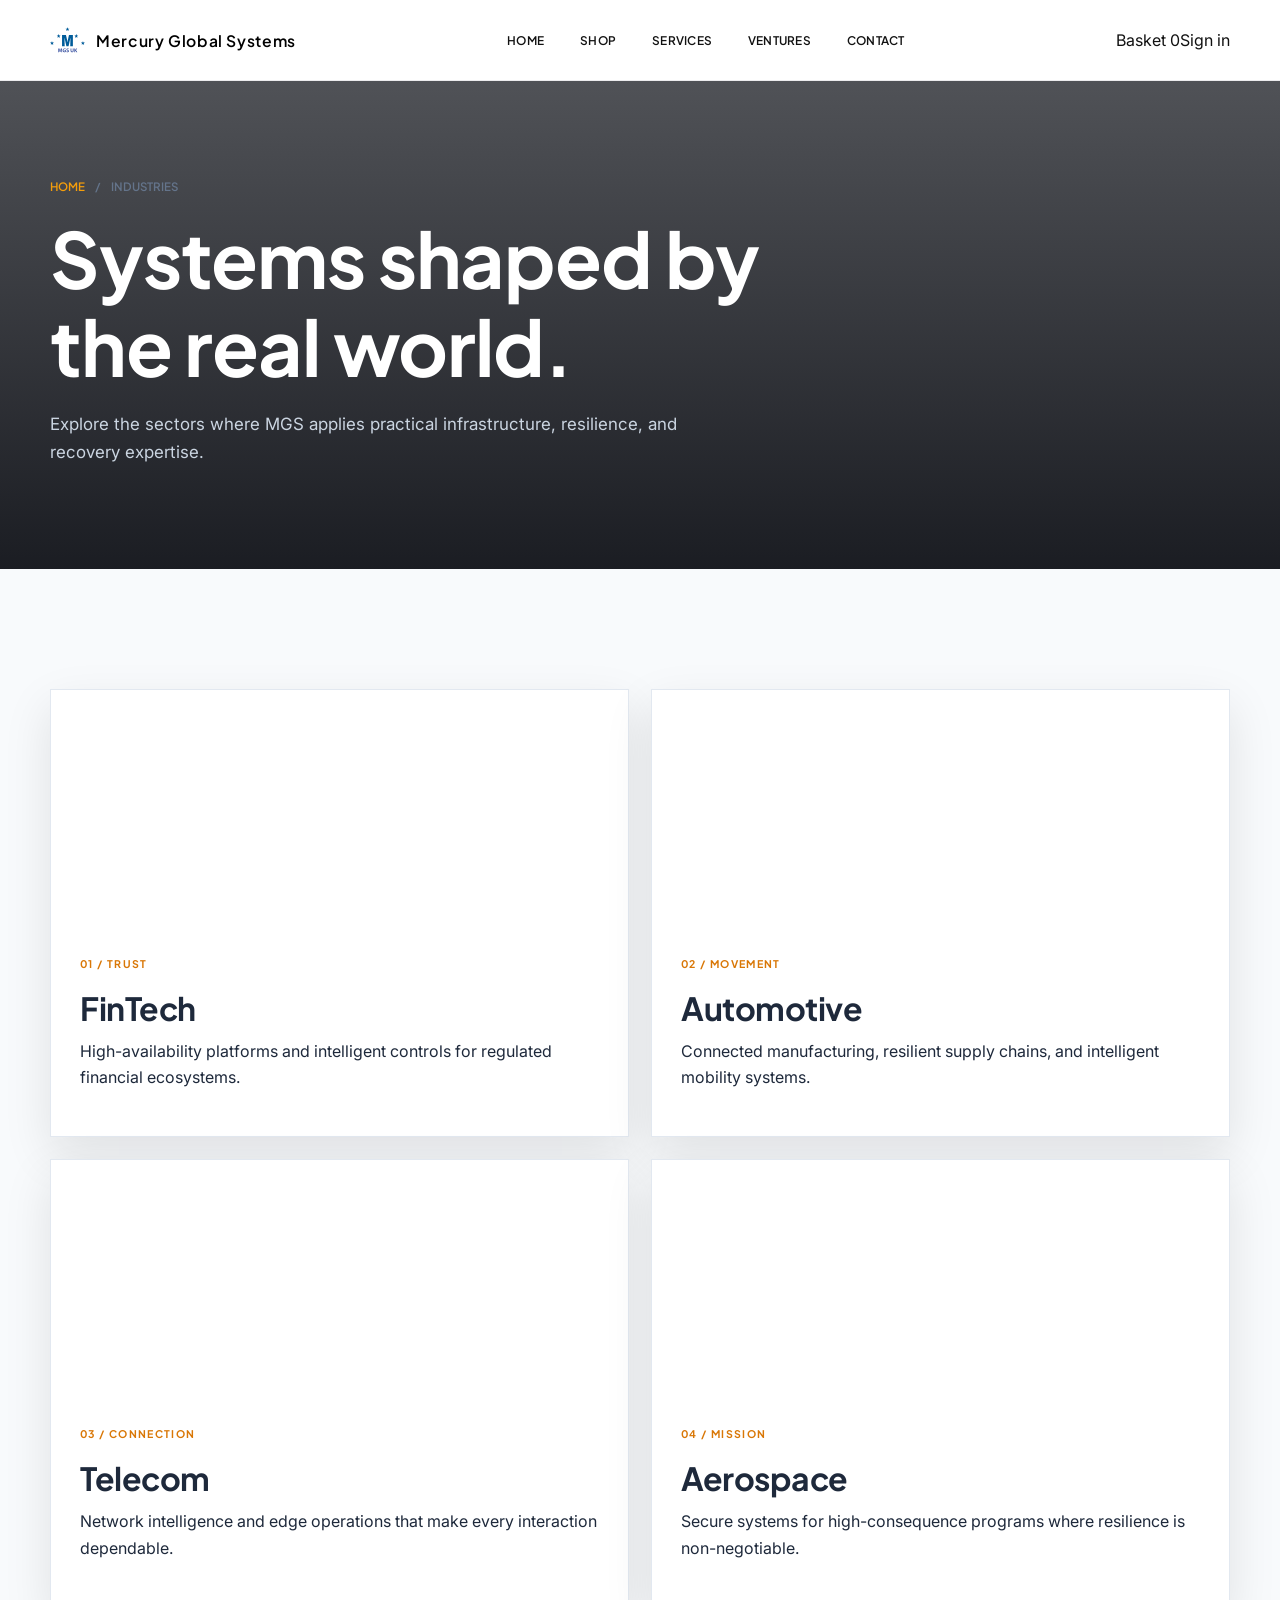
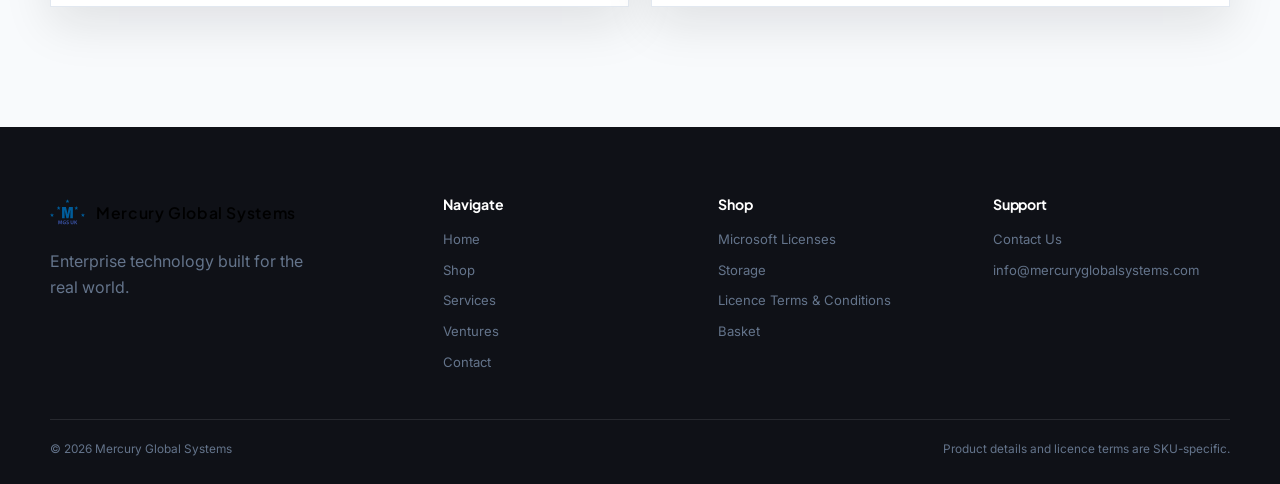
<file: industries.html>
<!doctype html>
<html lang="en">
  <head>
    <meta charset="utf-8" />
    <meta name="viewport" content="width=device-width, initial-scale=1" />
    <title>Industries | Mercury Global Systems</title>
    <link rel="icon" type="image/svg+xml" href="assets/images/mgs-favicon.svg">
    <link rel="stylesheet" href="css/style.css" />
    <script src="js/main.js" defer></script>
  <script src="js/catalog.js" defer></script><script src="js/storefront.js" defer></script>
  </head>
  <body>
    <header class="site-header">
  <div class="container nav-wrap">
    <a class="logo" href="index.html" aria-label="Mercury Global Systems home">
      <img class="logo-image" src="assets/images/mgs-logo.svg" alt="MGS UK logo">
      <span class="brand-name"><span class="brand-initial">M</span>ercury <span class="brand-initial">G</span>lobal <span class="brand-initial">S</span>ystems</span>
    </a>
    <button class="menu-toggle" type="button" aria-label="Open navigation" aria-expanded="false">☰</button>
    <nav class="nav-links" aria-label="Primary navigation"><a href="index.html">Home</a><a href="shop.html">Shop</a><a href="services.html">Services</a><a href="ventures.html">Ventures</a><a href="contact.html">Contact</a></nav>
    <div class="header-utilities"><a class="utility-link basket-link" href="cart.html" aria-label="Shopping basket">Basket <span class="cart-count" data-cart-count>0</span></a><a class="utility-link account-link" href="login.html" data-header-account>Sign in</a></div>
  </div>
</header>

    <main>
      <section class="page-hero">
        <div class="container">
          <div class="breadcrumb">
            <a href="index.html">Home</a><span>/</span><span>Industries</span>
          </div>
          <h1>Systems shaped by the real world.</h1>
          <p>
            Explore the sectors where MGS applies practical infrastructure,
            resilience, and recovery expertise.
          </p>
        </div>
      </section>
      <section class="section">
        <div class="container">
          <div class="sector-grid">
            <article class="sector-card">
              <div
                class="sector-image"
                style="
                  background-image: url(&quot;https://images.unsplash.com/photo-1559526324-593bc073d938?q=85&w=1200&quot;);
                "
              ></div>
              <div class="sector-copy">
                <span class="card-kicker">01 / Trust</span>
                <h2>FinTech</h2>
                <p>
                  High-availability platforms and intelligent controls for
                  regulated financial ecosystems.
                </p>
              </div>
            </article>
            <article class="sector-card">
              <div
                class="sector-image"
                style="
                  background-image: url(&quot;https://images.unsplash.com/photo-1536697246787-1f7ae5680c3e?q=85&w=1200&quot;);
                "
              ></div>
              <div class="sector-copy">
                <span class="card-kicker">02 / Movement</span>
                <h2>Automotive</h2>
                <p>
                  Connected manufacturing, resilient supply chains, and
                  intelligent mobility systems.
                </p>
              </div>
            </article>
            <article class="sector-card">
              <div
                class="sector-image"
                style="
                  background-image: url(&quot;https://images.unsplash.com/photo-1516321318423-f06f85e504b3?q=85&w=1200&quot;);
                "
              ></div>
              <div class="sector-copy">
                <span class="card-kicker">03 / Connection</span>
                <h2>Telecom</h2>
                <p>
                  Network intelligence and edge operations that make every
                  interaction dependable.
                </p>
              </div>
            </article>
            <article class="sector-card">
              <div
                class="sector-image"
                style="
                  background-image: url(&quot;https://images.unsplash.com/photo-1517976547714-720226b864c1?q=85&w=1200&quot;);
                "
              ></div>
              <div class="sector-copy">
                <span class="card-kicker">04 / Mission</span>
                <h2>Aerospace</h2>
                <p>
                  Secure systems for high-consequence programs where resilience
                  is non-negotiable.
                </p>
              </div>
            </article>
          </div>
        </div>
      </section>
    </main>

    <footer class="site-footer">
  <div class="container footer-grid">
    <div class="footer-brand"><a class="logo" href="index.html"><img class="logo-image" src="assets/images/mgs-logo.svg" alt="MGS UK logo"><span class="brand-name">Mercury Global Systems</span></a><p data-footer-tagline>Enterprise technology built for the real world.</p></div>
    <div><h3 class="footer-title">Navigate</h3><div class="footer-links"><a href="index.html">Home</a><a href="shop.html">Shop</a><a href="services.html">Services</a><a href="ventures.html">Ventures</a><a href="contact.html">Contact</a></div></div>
    <div><h3 class="footer-title">Shop</h3><div class="footer-links"><a href="shop.html#licenses">Microsoft Licenses</a><a href="shop.html#storage">Storage</a><a href="terms-licenses.html">Licence Terms &amp; Conditions</a><a href="cart.html">Basket</a></div></div>
    <div><h3 class="footer-title">Support</h3><div class="footer-links"><a href="contact.html">Contact Us</a><a href="mailto:info@mercuryglobalsystems.com">info@mercuryglobalsystems.com</a></div></div>
  </div>
  <div class="container footer-bottom"><span>© 2026 Mercury Global Systems</span><span>Product details and licence terms are SKU-specific.</span></div>
</footer>
  </body>
</html>
</file>
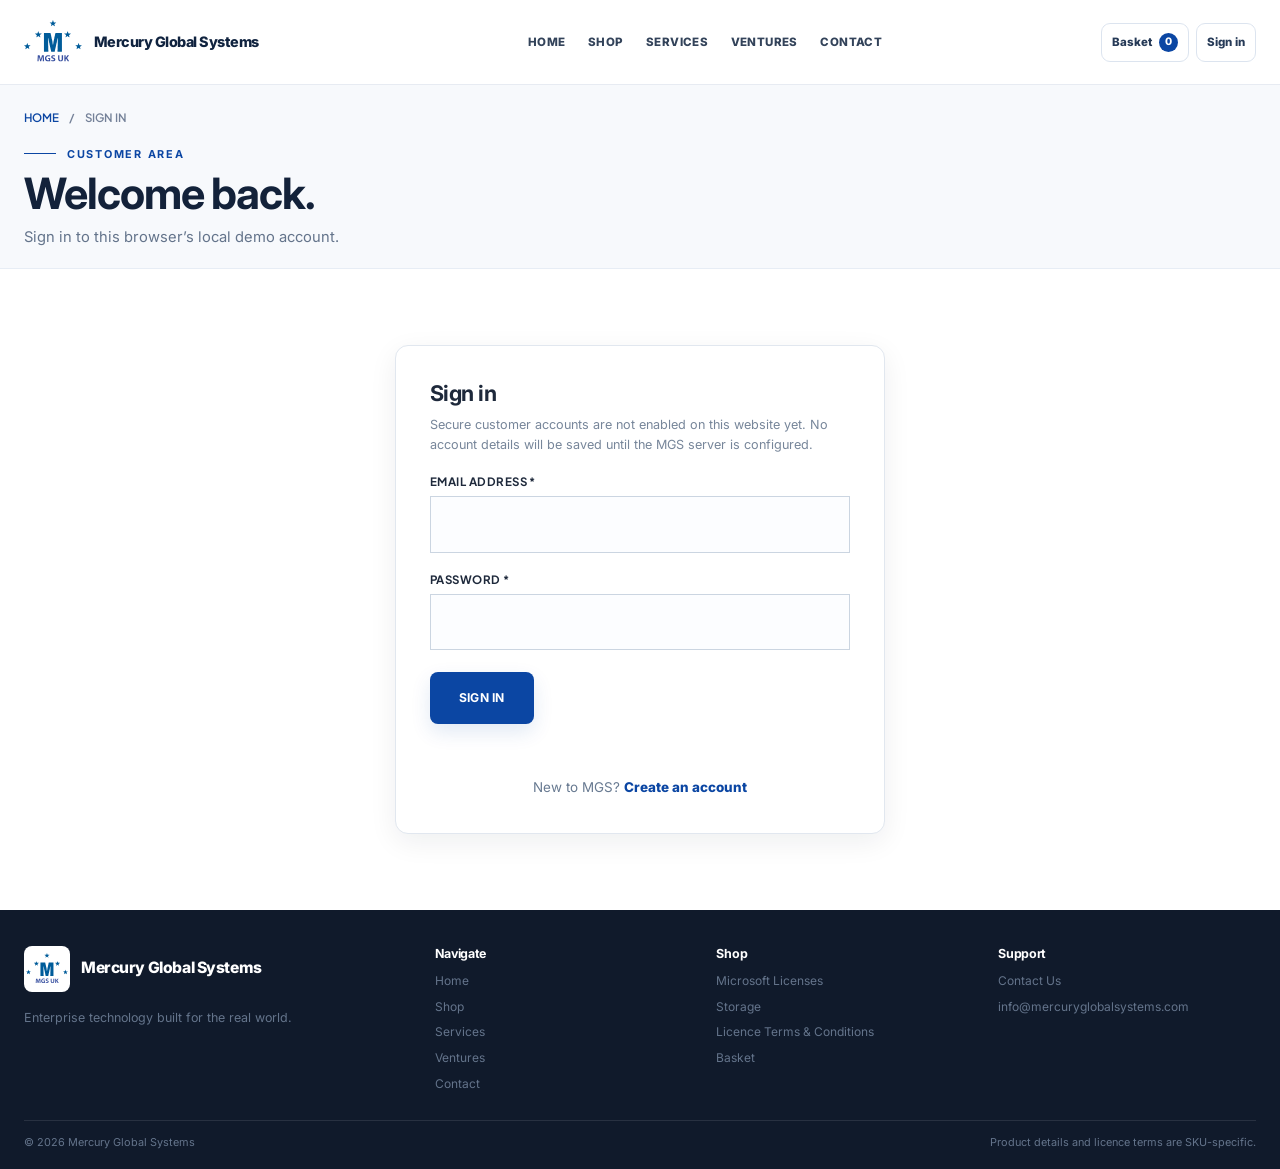
<file: login.html>
<!doctype html><html lang="en"><head><meta charset="utf-8"><meta name="viewport" content="width=device-width, initial-scale=1"><meta name="description" content="Sign in to the local Mercury Global Systems storefront preview."><title>Sign in | Mercury Global Systems</title><link rel="icon" type="image/svg+xml" href="assets/images/mgs-favicon.svg"><link rel="stylesheet" href="css/style.css"><link rel="stylesheet" href="css/storefront.css"><script src="js/main.js" defer></script><script src="js/catalog.js" defer></script><script src="js/storefront.js" defer></script></head><body><header class="site-header">
  <div class="container nav-wrap">
    <a class="logo" href="index.html" aria-label="Mercury Global Systems home">
      <img class="logo-image" src="assets/images/mgs-logo.svg" alt="MGS UK logo">
      <span class="brand-name"><span class="brand-initial">M</span>ercury <span class="brand-initial">G</span>lobal <span class="brand-initial">S</span>ystems</span>
    </a>
    <button class="menu-toggle" type="button" aria-label="Open navigation" aria-expanded="false">☰</button>
    <nav class="nav-links" aria-label="Primary navigation"><a href="index.html">Home</a><a href="shop.html">Shop</a><a href="services.html">Services</a><a href="ventures.html">Ventures</a><a href="contact.html">Contact</a></nav>
    <div class="header-utilities"><a class="utility-link basket-link" href="cart.html" aria-label="Shopping basket">Basket <span class="cart-count" data-cart-count>0</span></a><a class="utility-link account-link" href="login.html" data-header-account>Sign in</a></div>
  </div>
</header><main><section class="page-hero compact-hero"><div class="container"><div class="breadcrumb"><a href="index.html">Home</a><span>/</span><span>Sign in</span></div><span class="eyebrow">Customer area</span><h1>Welcome back.</h1><p>Sign in to this browser’s local demo account.</p></div></section><section class="section"><div class="container auth-wrap"><form class="form-panel auth-panel" data-auth-form="login"><h2>Sign in</h2><p class="muted-small" data-auth-mode-note>This is a browser-only demo account until the MGS backend is configured.</p><div class="form-field"><label for="login-email">Email address *</label><input id="login-email" name="email" type="email" required autocomplete="email"></div><div class="form-field"><label for="login-password">Password *</label><input id="login-password" name="password" type="password" required autocomplete="current-password"></div><button class="btn btn-primary btn-block" type="submit">Sign in</button><p class="form-status" data-auth-status role="status"></p><p class="auth-switch">New to MGS? <a href="signup.html">Create an account</a></p></form></div></section></main><footer class="site-footer">
  <div class="container footer-grid">
    <div class="footer-brand"><a class="logo" href="index.html"><img class="logo-image" src="assets/images/mgs-logo.svg" alt="MGS UK logo"><span class="brand-name">Mercury Global Systems</span></a><p data-footer-tagline>Enterprise technology built for the real world.</p></div>
    <div><h3 class="footer-title">Navigate</h3><div class="footer-links"><a href="index.html">Home</a><a href="shop.html">Shop</a><a href="services.html">Services</a><a href="ventures.html">Ventures</a><a href="contact.html">Contact</a></div></div>
    <div><h3 class="footer-title">Shop</h3><div class="footer-links"><a href="shop.html#licenses">Microsoft Licenses</a><a href="shop.html#storage">Storage</a><a href="terms-licenses.html">Licence Terms &amp; Conditions</a><a href="cart.html">Basket</a></div></div>
    <div><h3 class="footer-title">Support</h3><div class="footer-links"><a href="contact.html">Contact Us</a><a href="mailto:info@mercuryglobalsystems.com">info@mercuryglobalsystems.com</a></div></div>
  </div>
  <div class="container footer-bottom"><span>© 2026 Mercury Global Systems</span><span>Product details and licence terms are SKU-specific.</span></div>
</footer></body></html>
</file>
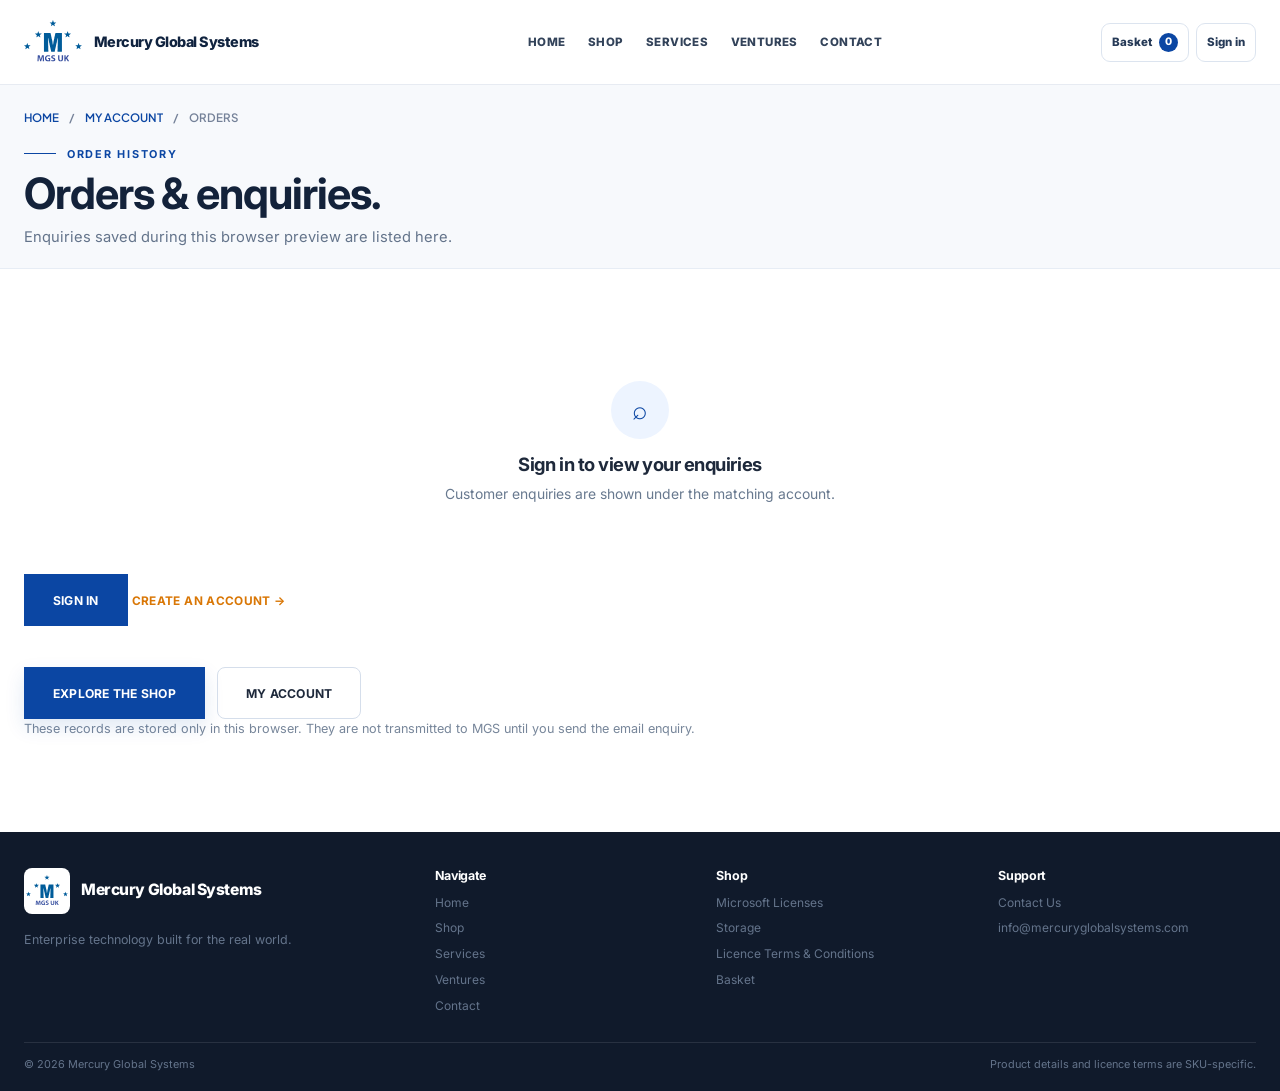
<file: orders.html>
<!doctype html><html lang="en"><head><meta charset="utf-8"><meta name="viewport" content="width=device-width, initial-scale=1"><meta name="description" content="Review order enquiries saved in your browser."><title>Orders | Mercury Global Systems</title><link rel="icon" type="image/svg+xml" href="assets/images/mgs-favicon.svg"><link rel="stylesheet" href="css/style.css"><link rel="stylesheet" href="css/storefront.css"><script src="js/main.js" defer></script><script src="js/catalog.js" defer></script><script src="js/storefront.js" defer></script></head><body><header class="site-header">
  <div class="container nav-wrap">
    <a class="logo" href="index.html" aria-label="Mercury Global Systems home">
      <img class="logo-image" src="assets/images/mgs-logo.svg" alt="MGS UK logo">
      <span class="brand-name"><span class="brand-initial">M</span>ercury <span class="brand-initial">G</span>lobal <span class="brand-initial">S</span>ystems</span>
    </a>
    <button class="menu-toggle" type="button" aria-label="Open navigation" aria-expanded="false">☰</button>
    <nav class="nav-links" aria-label="Primary navigation"><a href="index.html">Home</a><a href="shop.html">Shop</a><a href="services.html">Services</a><a href="ventures.html">Ventures</a><a href="contact.html">Contact</a></nav>
    <div class="header-utilities"><a class="utility-link basket-link" href="cart.html" aria-label="Shopping basket">Basket <span class="cart-count" data-cart-count>0</span></a><a class="utility-link account-link" href="login.html" data-header-account>Sign in</a></div>
  </div>
</header><main><section class="page-hero"><div class="container"><div class="breadcrumb"><a href="index.html">Home</a><span>/</span><a href="account.html">My account</a><span>/</span><span>Orders</span></div><span class="eyebrow">Order history</span><h1>Orders & enquiries.</h1><p>Enquiries saved during this browser preview are listed here.</p></div></section><section class="section"><div class="container"><div data-orders-list class="orders-list"></div><div class="actions"><a class="btn btn-primary" href="shop.html">Explore the shop</a><a class="btn btn-secondary" href="account.html">My account</a></div><p class="muted-small">These records are stored only in this browser. They are not transmitted to MGS until you send the email enquiry.</p></div></section></main><footer class="site-footer">
  <div class="container footer-grid">
    <div class="footer-brand"><a class="logo" href="index.html"><img class="logo-image" src="assets/images/mgs-logo.svg" alt="MGS UK logo"><span class="brand-name">Mercury Global Systems</span></a><p data-footer-tagline>Enterprise technology built for the real world.</p></div>
    <div><h3 class="footer-title">Navigate</h3><div class="footer-links"><a href="index.html">Home</a><a href="shop.html">Shop</a><a href="services.html">Services</a><a href="ventures.html">Ventures</a><a href="contact.html">Contact</a></div></div>
    <div><h3 class="footer-title">Shop</h3><div class="footer-links"><a href="shop.html#licenses">Microsoft Licenses</a><a href="shop.html#storage">Storage</a><a href="terms-licenses.html">Licence Terms &amp; Conditions</a><a href="cart.html">Basket</a></div></div>
    <div><h3 class="footer-title">Support</h3><div class="footer-links"><a href="contact.html">Contact Us</a><a href="mailto:info@mercuryglobalsystems.com">info@mercuryglobalsystems.com</a></div></div>
  </div>
  <div class="container footer-bottom"><span>© 2026 Mercury Global Systems</span><span>Product details and licence terms are SKU-specific.</span></div>
</footer></body></html>
</file>
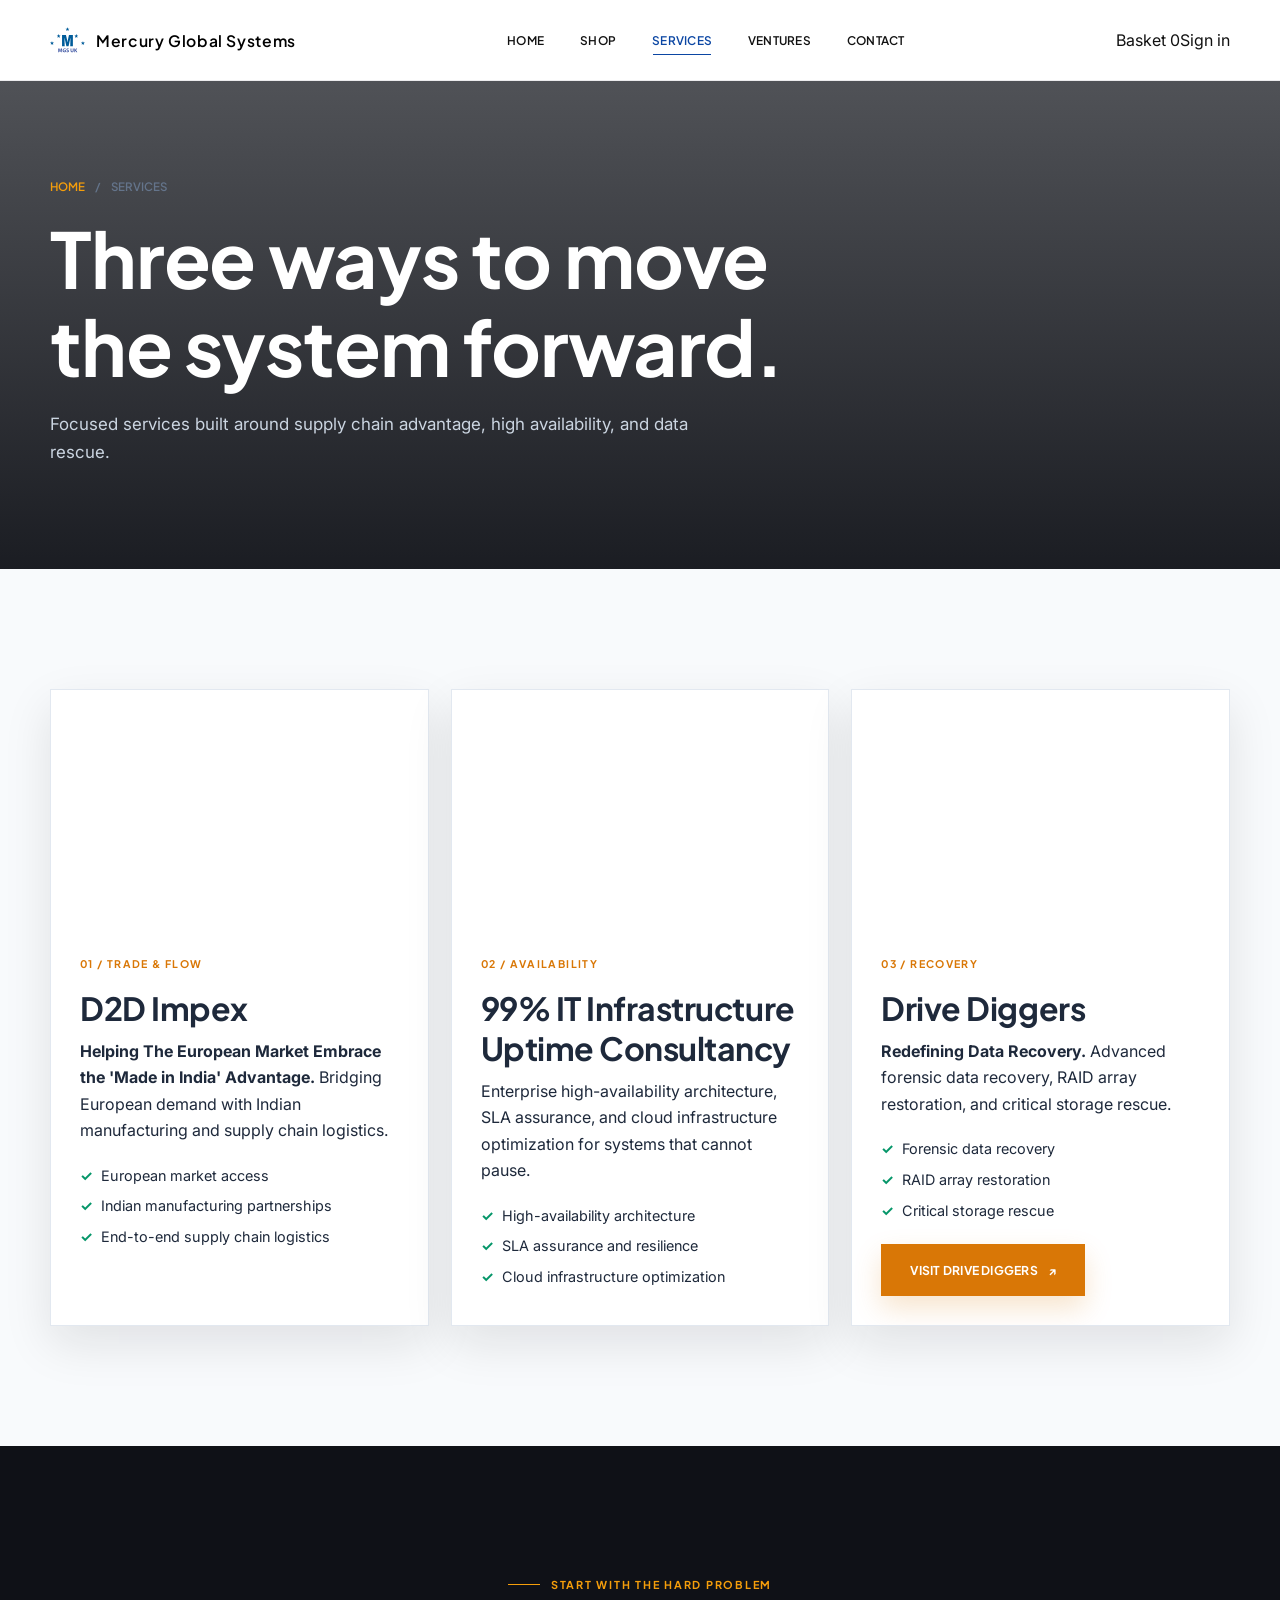
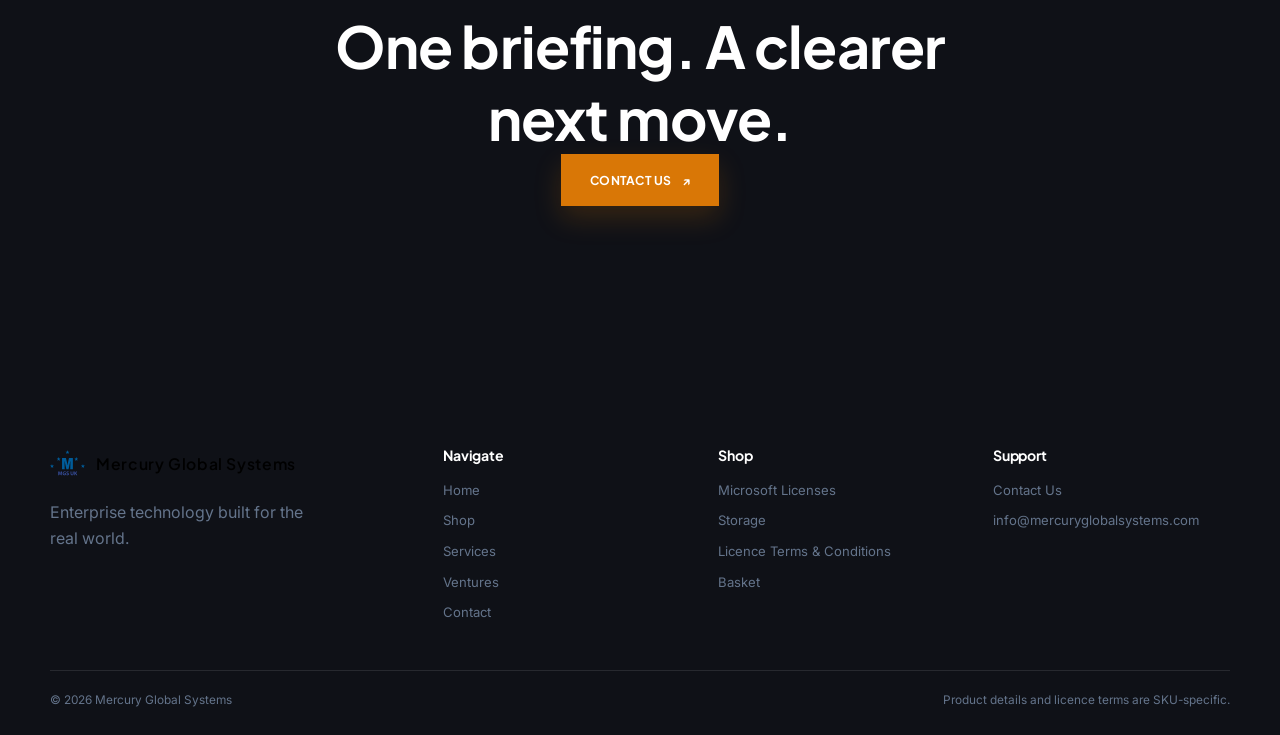
<file: services.html>
<!doctype html>
<html lang="en">
  <head>
    <meta charset="utf-8" />
    <meta name="viewport" content="width=device-width, initial-scale=1" />
    <title>Services | Mercury Global Systems</title>
    <link rel="icon" type="image/svg+xml" href="assets/images/mgs-favicon.svg">
    <link rel="stylesheet" href="css/style.css" />
    <script src="js/main.js" defer></script>
  <script src="js/catalog.js" defer></script><script src="js/storefront.js" defer></script>
  </head>
  <body>
   <header class="site-header">
  <div class="container nav-wrap">
    <a class="logo" href="index.html" aria-label="Mercury Global Systems home">
      <img class="logo-image" src="assets/images/mgs-logo.svg" alt="MGS UK logo">
      <span class="brand-name"><span class="brand-initial">M</span>ercury <span class="brand-initial">G</span>lobal <span class="brand-initial">S</span>ystems</span>
    </a>
    <button class="menu-toggle" type="button" aria-label="Open navigation" aria-expanded="false">☰</button>
    <nav class="nav-links" aria-label="Primary navigation"><a href="index.html">Home</a><a href="shop.html">Shop</a><a href="services.html" class="active">Services</a><a href="ventures.html">Ventures</a><a href="contact.html">Contact</a></nav>
    <div class="header-utilities"><a class="utility-link basket-link" href="cart.html" aria-label="Shopping basket">Basket <span class="cart-count" data-cart-count>0</span></a><a class="utility-link account-link" href="login.html" data-header-account>Sign in</a></div>
  </div>
</header>

    <main>
      <section class="page-hero reveal-section">
        <div class="container">
          <div class="breadcrumb">
            <a href="index.html">Home</a><span>/</span><span>Services</span>
          </div>
          <h1>Three ways to move the system forward.</h1>
          <p>
            Focused services built around supply chain advantage, high
            availability, and data rescue.
          </p>
        </div>
      </section>
      <section class="section reveal-section">
        <div class="container">
          <div class="solution-grid service-triad">
            <article class="solution-card">
              <div
                class="solution-image"
                style="
                  background-image: url(&quot;https://images.unsplash.com/photo-1494412651409-8963ce7935a7?q=85&w=1200&quot;);
                "
              ></div>
              <div class="solution-copy">
                <span class="card-kicker">01 / Trade &amp; flow</span>
                <h2>D2D Impex</h2>
                <p>
                  <strong
                    >Helping The European Market Embrace the 'Made in India'
                    Advantage.</strong
                  >
                  Bridging European demand with Indian manufacturing and supply
                  chain logistics.
                </p>
                <ul>
                  <li>European market access</li>
                  <li>Indian manufacturing partnerships</li>
                  <li>End-to-end supply chain logistics</li>
                </ul>
              </div>
            </article>
            <article class="solution-card">
              <div
                class="solution-image"
                style="
                  background-image: url(&quot;https://images.unsplash.com/photo-1558494949-ef010cbdcc31?q=85&w=1200&quot;);
                "
              ></div>
              <div class="solution-copy">
                <span class="card-kicker">02 / Availability</span>
                <h2>99% IT Infrastructure Uptime Consultancy</h2>
                <p>
                  Enterprise high-availability architecture, SLA assurance, and
                  cloud infrastructure optimization for systems that cannot
                  pause.
                </p>
                <ul>
                  <li>High-availability architecture</li>
                  <li>SLA assurance and resilience</li>
                  <li>Cloud infrastructure optimization</li>
                </ul>
              </div>
            </article>
            <article class="solution-card">
              <div
                class="solution-image"
                style="
                  background-image: url(&quot;https://images.unsplash.com/photo-1518770660439-4636190af475?q=85&w=1200&quot;);
                "
              ></div>
              <div class="solution-copy">
                <span class="card-kicker">03 / Recovery</span>
                <h2>Drive Diggers</h2>
                <p>
                  <strong>Redefining Data Recovery.</strong> Advanced forensic
                  data recovery, RAID array restoration, and critical storage
                  rescue.
                </p>
                <ul>
                  <li>Forensic data recovery</li>
                  <li>RAID array restoration</li>
                  <li>Critical storage rescue</li>
                </ul>
                <a
                  class="btn btn-primary"
                  href="https://drivediggers.com/"
                  target="_blank"
                  rel="noopener noreferrer"
                  >Visit Drive Diggers <span>↗</span></a
                >
              </div>
            </article>
          </div>
        </div>
      </section>
      <section class="section dark-section reveal-section">
        <div class="container section-heading center">
          <span class="eyebrow">Start with the hard problem</span>
          <h2>One briefing. A clearer next move.</h2>
          <a class="btn btn-primary" href="contact.html"
            >Contact Us <span>↗</span></a
          >
        </div>
      </section>
    </main>

    <footer class="site-footer">
  <div class="container footer-grid">
    <div class="footer-brand"><a class="logo" href="index.html"><img class="logo-image" src="assets/images/mgs-logo.svg" alt="MGS UK logo"><span class="brand-name">Mercury Global Systems</span></a><p data-footer-tagline>Enterprise technology built for the real world.</p></div>
    <div><h3 class="footer-title">Navigate</h3><div class="footer-links"><a href="index.html">Home</a><a href="shop.html">Shop</a><a href="services.html">Services</a><a href="ventures.html">Ventures</a><a href="contact.html">Contact</a></div></div>
    <div><h3 class="footer-title">Shop</h3><div class="footer-links"><a href="shop.html#licenses">Microsoft Licenses</a><a href="shop.html#storage">Storage</a><a href="terms-licenses.html">Licence Terms &amp; Conditions</a><a href="cart.html">Basket</a></div></div>
    <div><h3 class="footer-title">Support</h3><div class="footer-links"><a href="contact.html">Contact Us</a><a href="mailto:info@mercuryglobalsystems.com">info@mercuryglobalsystems.com</a></div></div>
  </div>
  <div class="container footer-bottom"><span>© 2026 Mercury Global Systems</span><span>Product details and licence terms are SKU-specific.</span></div>
</footer>
  </body>
</html>
</file>
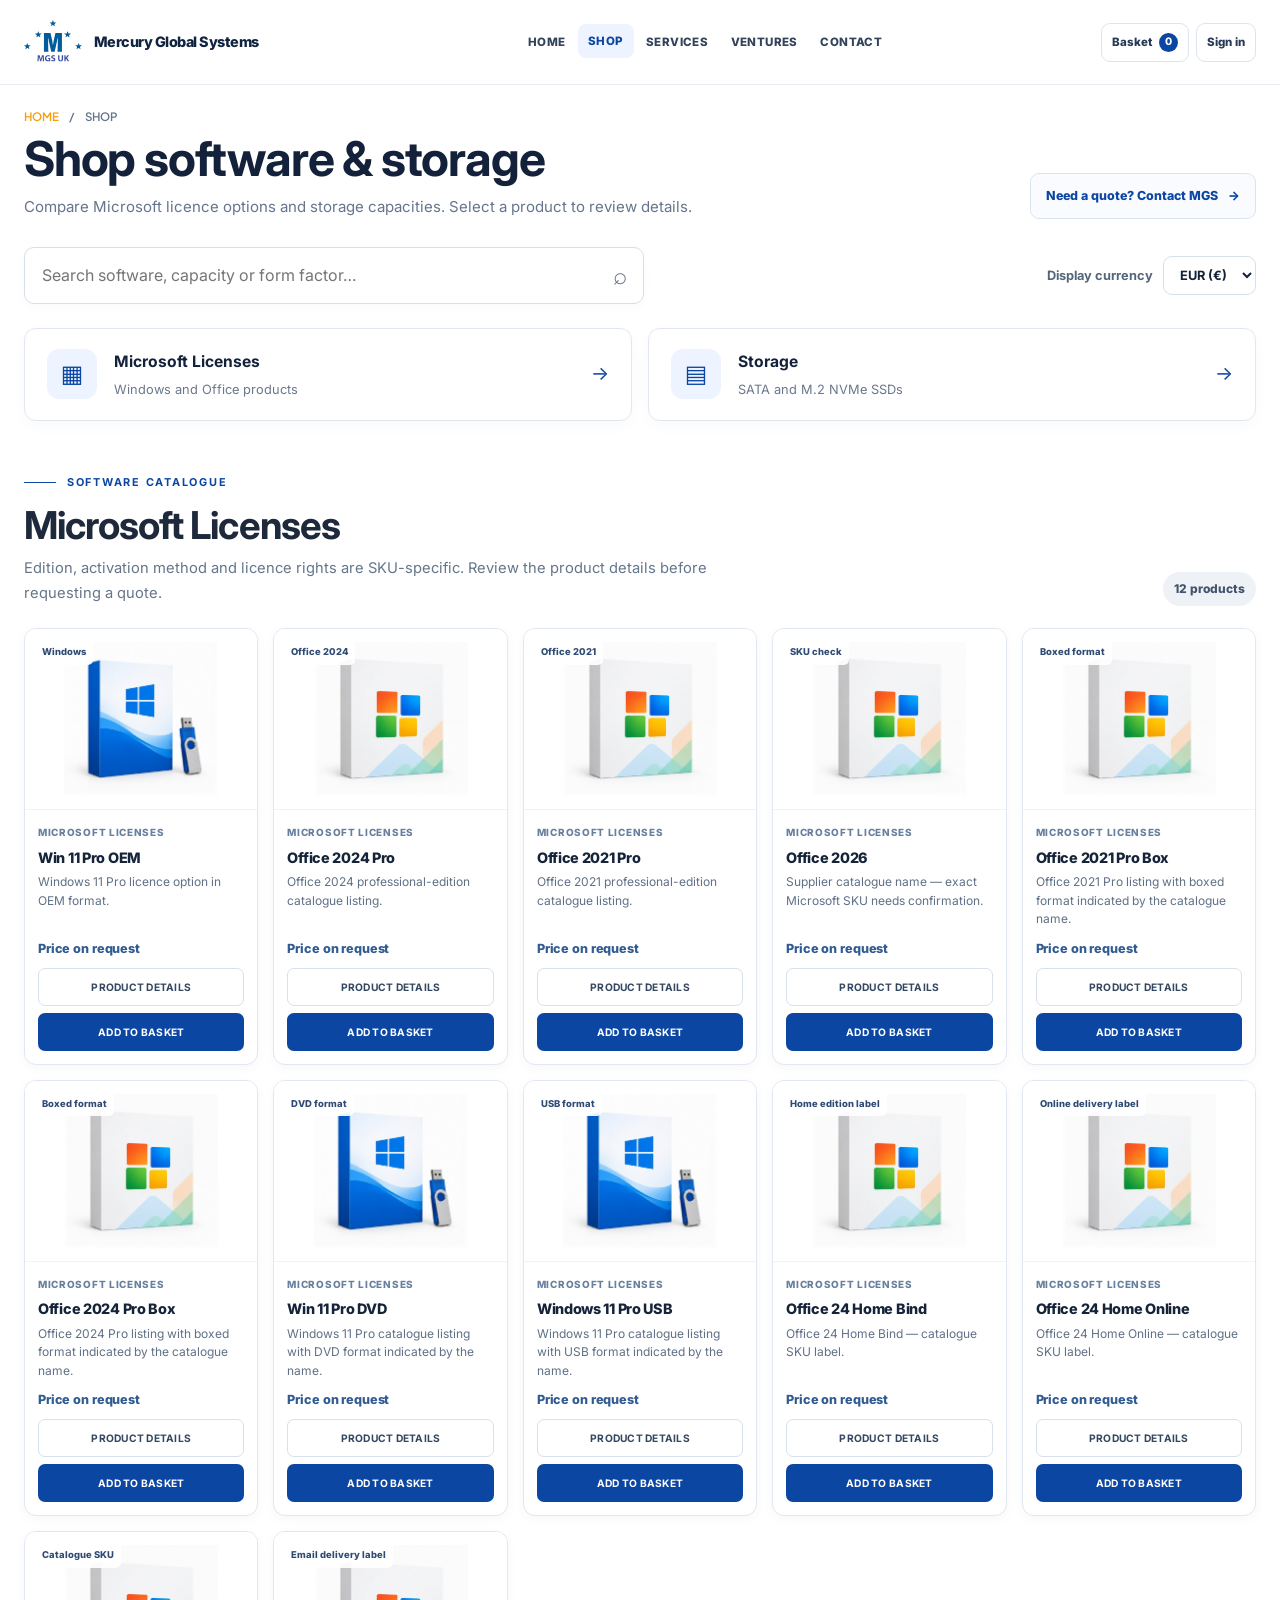
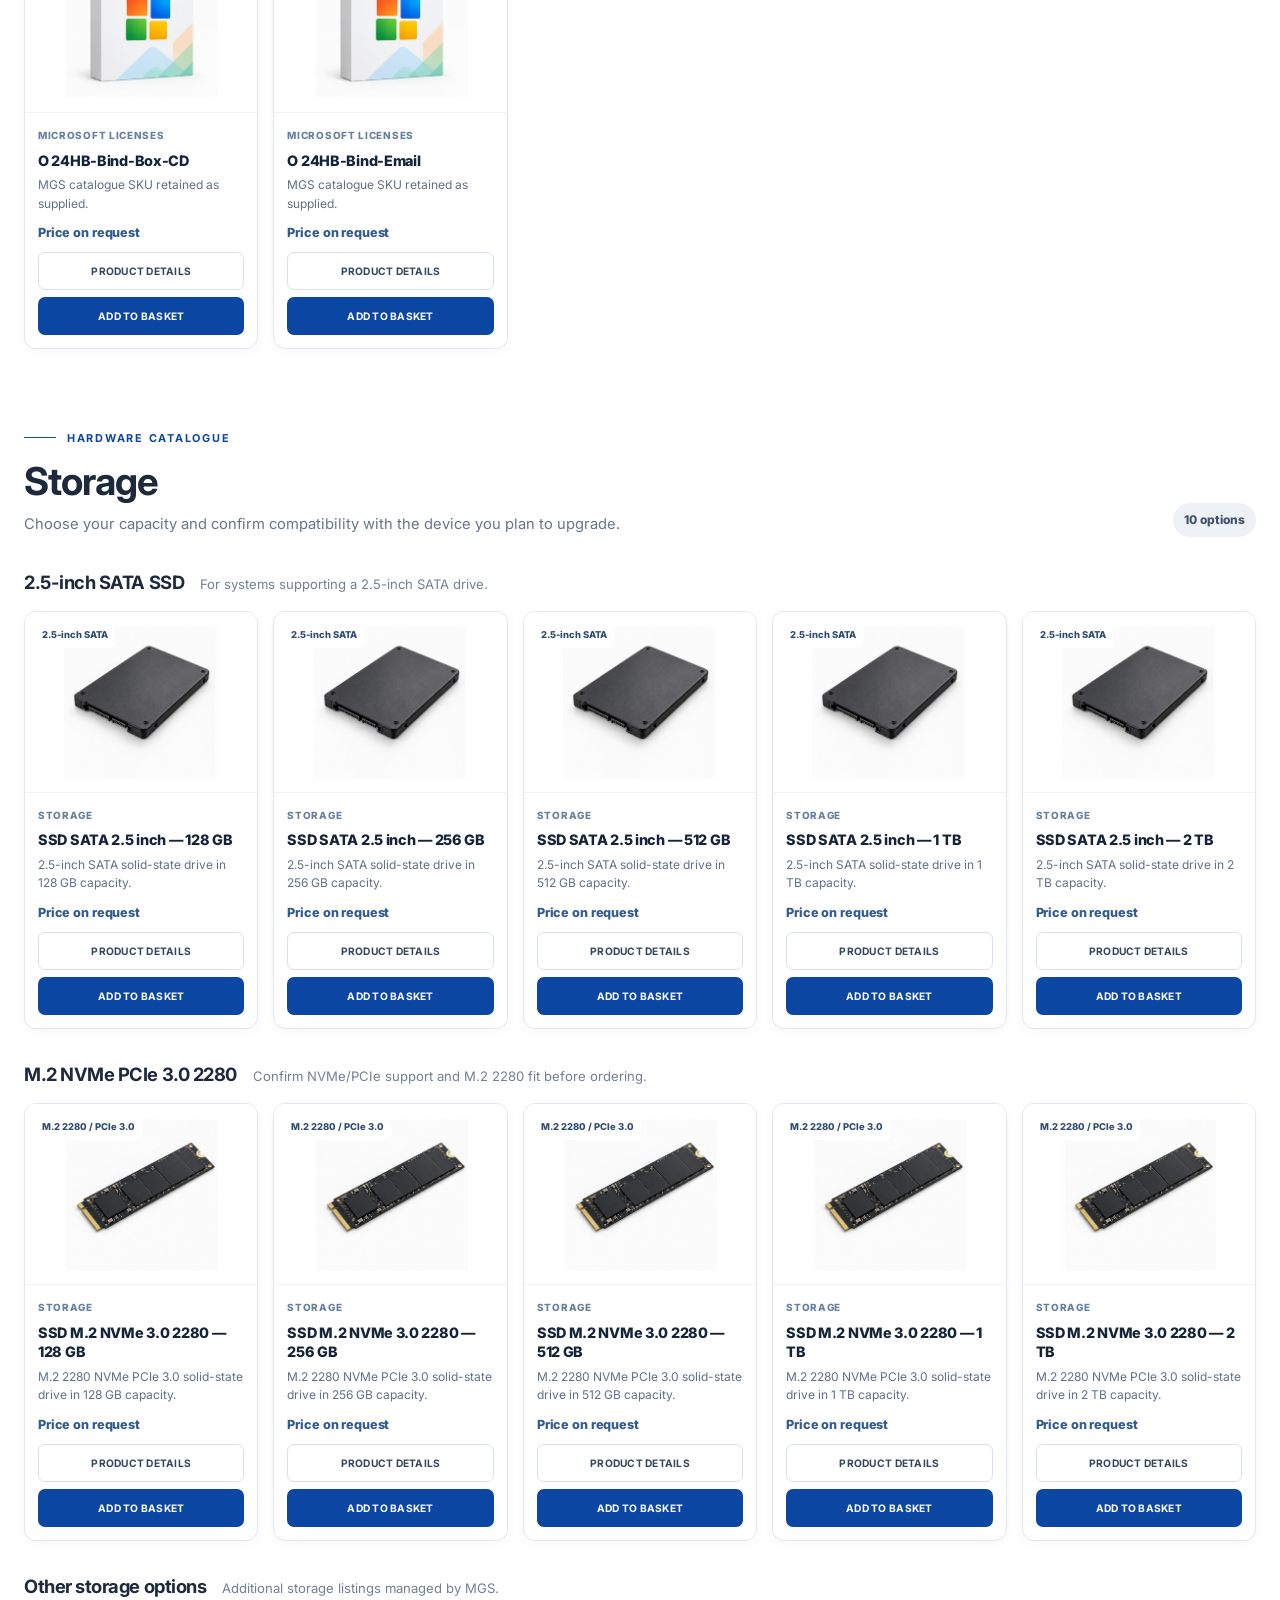
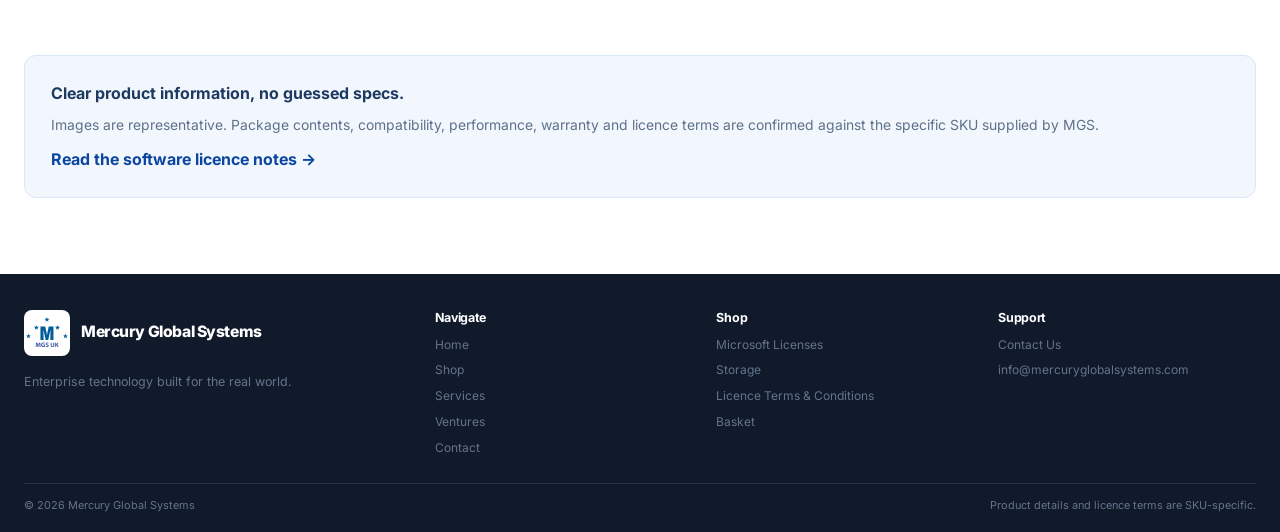
<file: shop.html>
<!doctype html>
<html lang="en">
<head>
  <meta charset="utf-8"><meta name="viewport" content="width=device-width, initial-scale=1">
  <meta name="description" content="Explore Microsoft software licence options and SSD storage products from Mercury Global Systems.">
  <title>Shop | Mercury Global Systems</title>
  <link rel="icon" type="image/svg+xml" href="assets/images/mgs-favicon.svg">
  <link rel="stylesheet" href="css/style.css"><link rel="stylesheet" href="css/storefront.css">
  <script src="js/main.js" defer></script><script src="js/catalog.js" defer></script><script src="js/storefront.js" defer></script>
</head><body>
<header class="site-header">
  <div class="container nav-wrap">
    <a class="logo" href="index.html" aria-label="Mercury Global Systems home">
      <img class="logo-image" src="assets/images/mgs-logo.svg" alt="MGS UK logo">
      <span class="brand-name"><span class="brand-initial">M</span>ercury <span class="brand-initial">G</span>lobal <span class="brand-initial">S</span>ystems</span>
    </a>
    <button class="menu-toggle" type="button" aria-label="Open navigation" aria-expanded="false">☰</button>
    <nav class="nav-links" aria-label="Primary navigation"><a href="index.html">Home</a><a href="shop.html" class="active">Shop</a><a href="services.html">Services</a><a href="ventures.html">Ventures</a><a href="contact.html">Contact</a></nav>
    <div class="header-utilities"><a class="utility-link basket-link" href="cart.html" aria-label="Shopping basket">Basket <span class="cart-count" data-cart-count>0</span></a><a class="utility-link account-link" href="login.html" data-header-account>Sign in</a></div>
  </div>
</header>
<main>
<section class="section shop-section"><div class="container">
    <div class="shop-page-intro"><div><div class="breadcrumb"><a href="index.html">Home</a><span>/</span><span>Shop</span></div><h1>Shop software &amp; storage</h1><p data-shop-intro>Compare Microsoft licence options and storage capacities. Select a product to review details.</p></div><a class="shop-help-link" href="contact.html">Need a quote? Contact MGS <span aria-hidden="true">→</span></a></div>
    <div class="shop-toolbar"><div class="shop-search-wrap"><label class="sr-only" for="shop-search">Search products</label><input class="search-box" id="shop-search" type="search" placeholder="Search software, capacity or form factor…" data-shop-search><span class="search-symbol" aria-hidden="true">⌕</span></div><label class="currency-control" for="currency-select">Display currency <select id="currency-select" data-currency-select><option value="EUR">EUR (€)</option><option value="INR">INR (₹)</option></select></label></div>
    <div class="category-shortcuts"><a href="#licenses"><span class="shortcut-icon">▦</span><span><strong>Microsoft Licenses</strong><small>Windows and Office products</small></span><span aria-hidden="true">→</span></a><a href="#storage"><span class="shortcut-icon">▤</span><span><strong>Storage</strong><small>SATA and M.2 NVMe SSDs</small></span><span aria-hidden="true">→</span></a></div>
    <div class="shop-section-heading" id="licenses"><div><span class="eyebrow">Software catalogue</span><h2>Microsoft Licenses</h2><p>Edition, activation method and licence rights are SKU-specific. Review the product details before requesting a quote.</p></div><span class="result-count" data-count-software>12 products</span></div>
    <div class="product-grid" id="software-grid" data-grid="software" aria-live="polite"></div>
    <div class="shop-section-heading storage-heading" id="storage"><div><span class="eyebrow">Hardware catalogue</span><h2>Storage</h2><p>Choose your capacity and confirm compatibility with the device you plan to upgrade.</p></div><span class="result-count" data-count-storage>10 options</span></div>
    <div class="storage-subheading"><h3>2.5-inch SATA SSD</h3><p>For systems supporting a 2.5-inch SATA drive.</p></div><div class="product-grid" id="sata-grid" data-grid="storage-sata" aria-live="polite"></div>
    <div class="storage-subheading"><h3>M.2 NVMe PCIe 3.0 2280</h3><p>Confirm NVMe/PCIe support and M.2 2280 fit before ordering.</p></div><div class="product-grid" id="nvme-grid" data-grid="storage-nvme" aria-live="polite"></div>
    <div class="storage-subheading" id="other-storage-heading" hidden><h3>Other storage options</h3><p>Additional storage listings managed by MGS.</p></div><div class="product-grid" id="other-storage-grid" data-grid="storage-other" aria-live="polite"></div>
    <div class="catalog-note"><strong>Clear product information, no guessed specs.</strong><p>Images are representative. Package contents, compatibility, performance, warranty and licence terms are confirmed against the specific SKU supplied by MGS.</p><a href="terms-licenses.html">Read the software licence notes →</a></div>
  </div></section>
</main>
<div class="modal-backdrop" data-product-modal hidden><section class="product-modal" role="dialog" aria-modal="true" aria-labelledby="modal-title"><button type="button" class="modal-close" data-modal-close aria-label="Close product details">×</button><div data-modal-content></div></section></div>
<footer class="site-footer">
  <div class="container footer-grid">
    <div class="footer-brand"><a class="logo" href="index.html"><img class="logo-image" src="assets/images/mgs-logo.svg" alt="MGS UK logo"><span class="brand-name">Mercury Global Systems</span></a><p data-footer-tagline>Enterprise technology built for the real world.</p></div>
    <div><h3 class="footer-title">Navigate</h3><div class="footer-links"><a href="index.html">Home</a><a href="shop.html">Shop</a><a href="services.html">Services</a><a href="ventures.html">Ventures</a><a href="contact.html">Contact</a></div></div>
    <div><h3 class="footer-title">Shop</h3><div class="footer-links"><a href="shop.html#licenses">Microsoft Licenses</a><a href="shop.html#storage">Storage</a><a href="terms-licenses.html">Licence Terms &amp; Conditions</a><a href="cart.html">Basket</a></div></div>
    <div><h3 class="footer-title">Support</h3><div class="footer-links"><a href="contact.html">Contact Us</a><a href="mailto:info@mercuryglobalsystems.com">info@mercuryglobalsystems.com</a></div></div>
  </div>
  <div class="container footer-bottom"><span>© 2026 Mercury Global Systems</span><span>Product details and licence terms are SKU-specific.</span></div>
</footer>
</body></html>
</file>
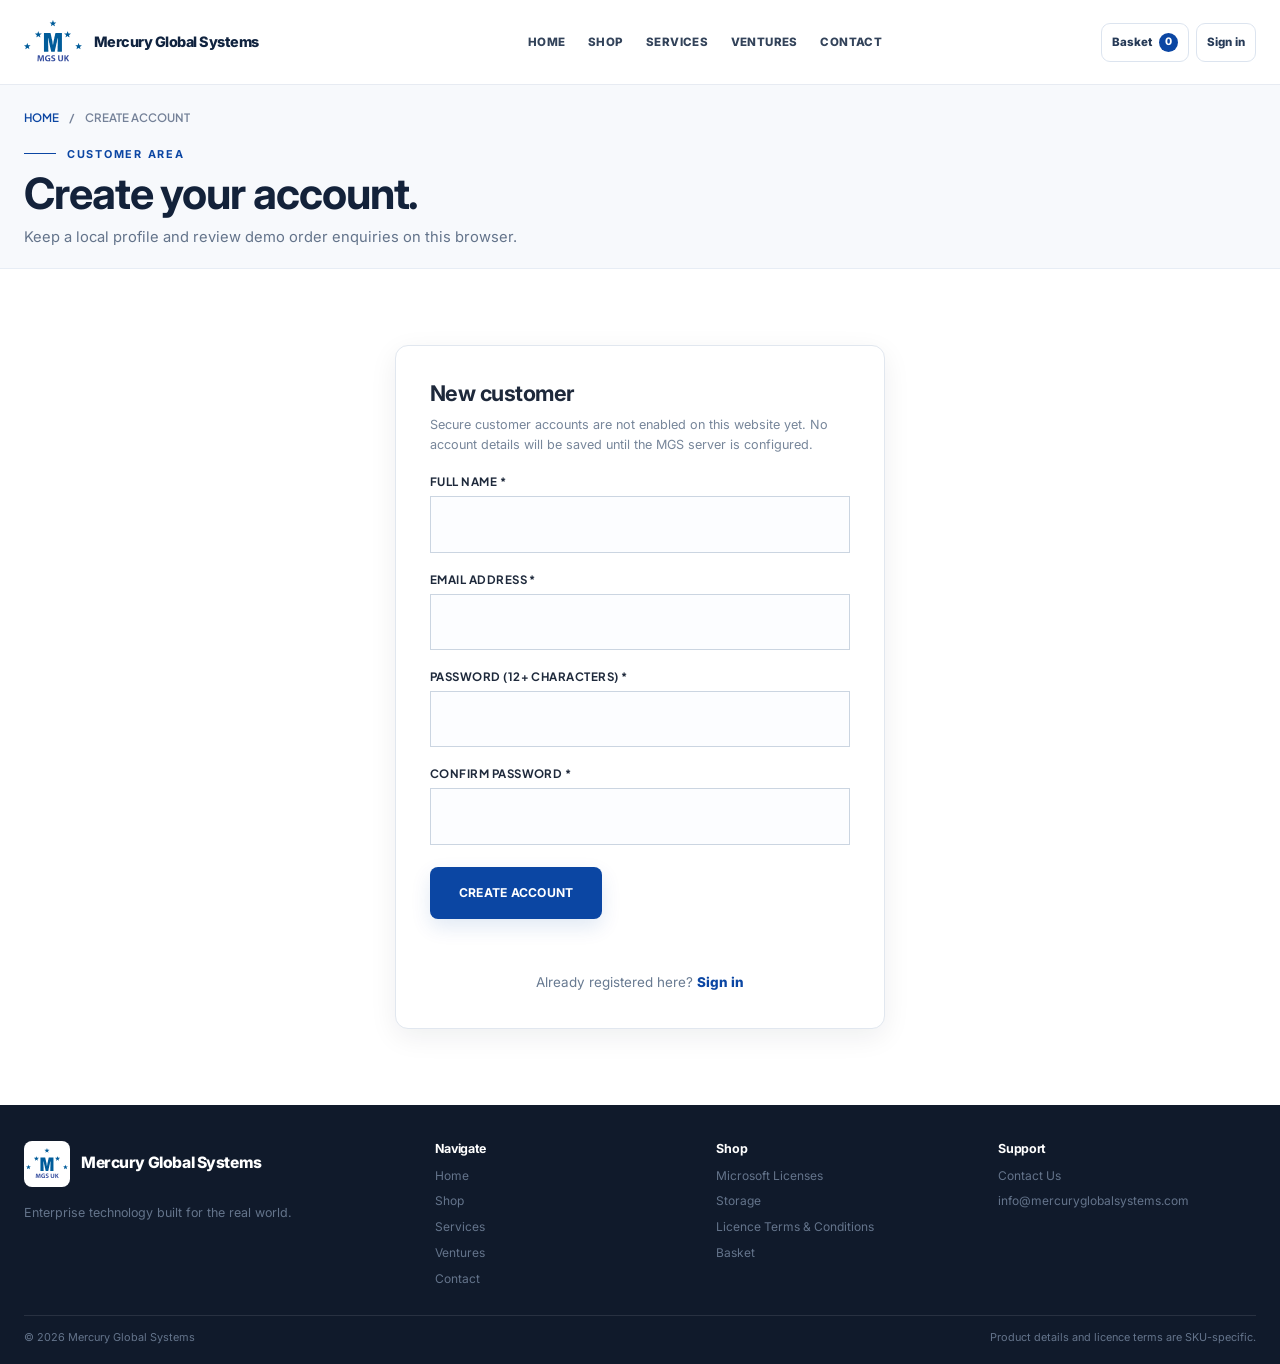
<file: signup.html>
<!doctype html><html lang="en"><head><meta charset="utf-8"><meta name="viewport" content="width=device-width, initial-scale=1"><meta name="description" content="Create a local demo profile for the Mercury Global Systems storefront preview."><title>Create account | Mercury Global Systems</title><link rel="icon" type="image/svg+xml" href="assets/images/mgs-favicon.svg"><link rel="stylesheet" href="css/style.css"><link rel="stylesheet" href="css/storefront.css"><script src="js/main.js" defer></script><script src="js/catalog.js" defer></script><script src="js/storefront.js" defer></script></head><body><header class="site-header">
  <div class="container nav-wrap">
    <a class="logo" href="index.html" aria-label="Mercury Global Systems home">
      <img class="logo-image" src="assets/images/mgs-logo.svg" alt="MGS UK logo">
      <span class="brand-name"><span class="brand-initial">M</span>ercury <span class="brand-initial">G</span>lobal <span class="brand-initial">S</span>ystems</span>
    </a>
    <button class="menu-toggle" type="button" aria-label="Open navigation" aria-expanded="false">☰</button>
    <nav class="nav-links" aria-label="Primary navigation"><a href="index.html">Home</a><a href="shop.html">Shop</a><a href="services.html">Services</a><a href="ventures.html">Ventures</a><a href="contact.html">Contact</a></nav>
    <div class="header-utilities"><a class="utility-link basket-link" href="cart.html" aria-label="Shopping basket">Basket <span class="cart-count" data-cart-count>0</span></a><a class="utility-link account-link" href="login.html" data-header-account>Sign in</a></div>
  </div>
</header><main><section class="page-hero compact-hero"><div class="container"><div class="breadcrumb"><a href="index.html">Home</a><span>/</span><span>Create account</span></div><span class="eyebrow">Customer area</span><h1>Create your account.</h1><p>Keep a local profile and review demo order enquiries on this browser.</p></div></section><section class="section"><div class="container auth-wrap"><form class="form-panel auth-panel" data-auth-form="signup"><h2>New customer</h2><p class="muted-small" data-auth-mode-note>Demo profiles are stored only in this browser until the MGS backend is configured. Use a unique password.</p><div class="form-field"><label for="signup-name">Full name *</label><input id="signup-name" name="name" required autocomplete="name"></div><div class="form-field"><label for="signup-email">Email address *</label><input id="signup-email" name="email" type="email" required autocomplete="email"></div><div class="form-field"><label for="signup-password">Password (12+ characters) *</label><input id="signup-password" name="password" type="password" minlength="12" required autocomplete="new-password"></div><div class="form-field"><label for="signup-password-confirm">Confirm password *</label><input id="signup-password-confirm" name="passwordConfirm" type="password" minlength="12" required autocomplete="new-password"></div><button class="btn btn-primary btn-block" type="submit">Create account</button><p class="form-status" data-auth-status role="status"></p><p class="auth-switch">Already registered here? <a href="login.html">Sign in</a></p></form></div></section></main><footer class="site-footer">
  <div class="container footer-grid">
    <div class="footer-brand"><a class="logo" href="index.html"><img class="logo-image" src="assets/images/mgs-logo.svg" alt="MGS UK logo"><span class="brand-name">Mercury Global Systems</span></a><p data-footer-tagline>Enterprise technology built for the real world.</p></div>
    <div><h3 class="footer-title">Navigate</h3><div class="footer-links"><a href="index.html">Home</a><a href="shop.html">Shop</a><a href="services.html">Services</a><a href="ventures.html">Ventures</a><a href="contact.html">Contact</a></div></div>
    <div><h3 class="footer-title">Shop</h3><div class="footer-links"><a href="shop.html#licenses">Microsoft Licenses</a><a href="shop.html#storage">Storage</a><a href="terms-licenses.html">Licence Terms &amp; Conditions</a><a href="cart.html">Basket</a></div></div>
    <div><h3 class="footer-title">Support</h3><div class="footer-links"><a href="contact.html">Contact Us</a><a href="mailto:info@mercuryglobalsystems.com">info@mercuryglobalsystems.com</a></div></div>
  </div>
  <div class="container footer-bottom"><span>© 2026 Mercury Global Systems</span><span>Product details and licence terms are SKU-specific.</span></div>
</footer></body></html>
</file>
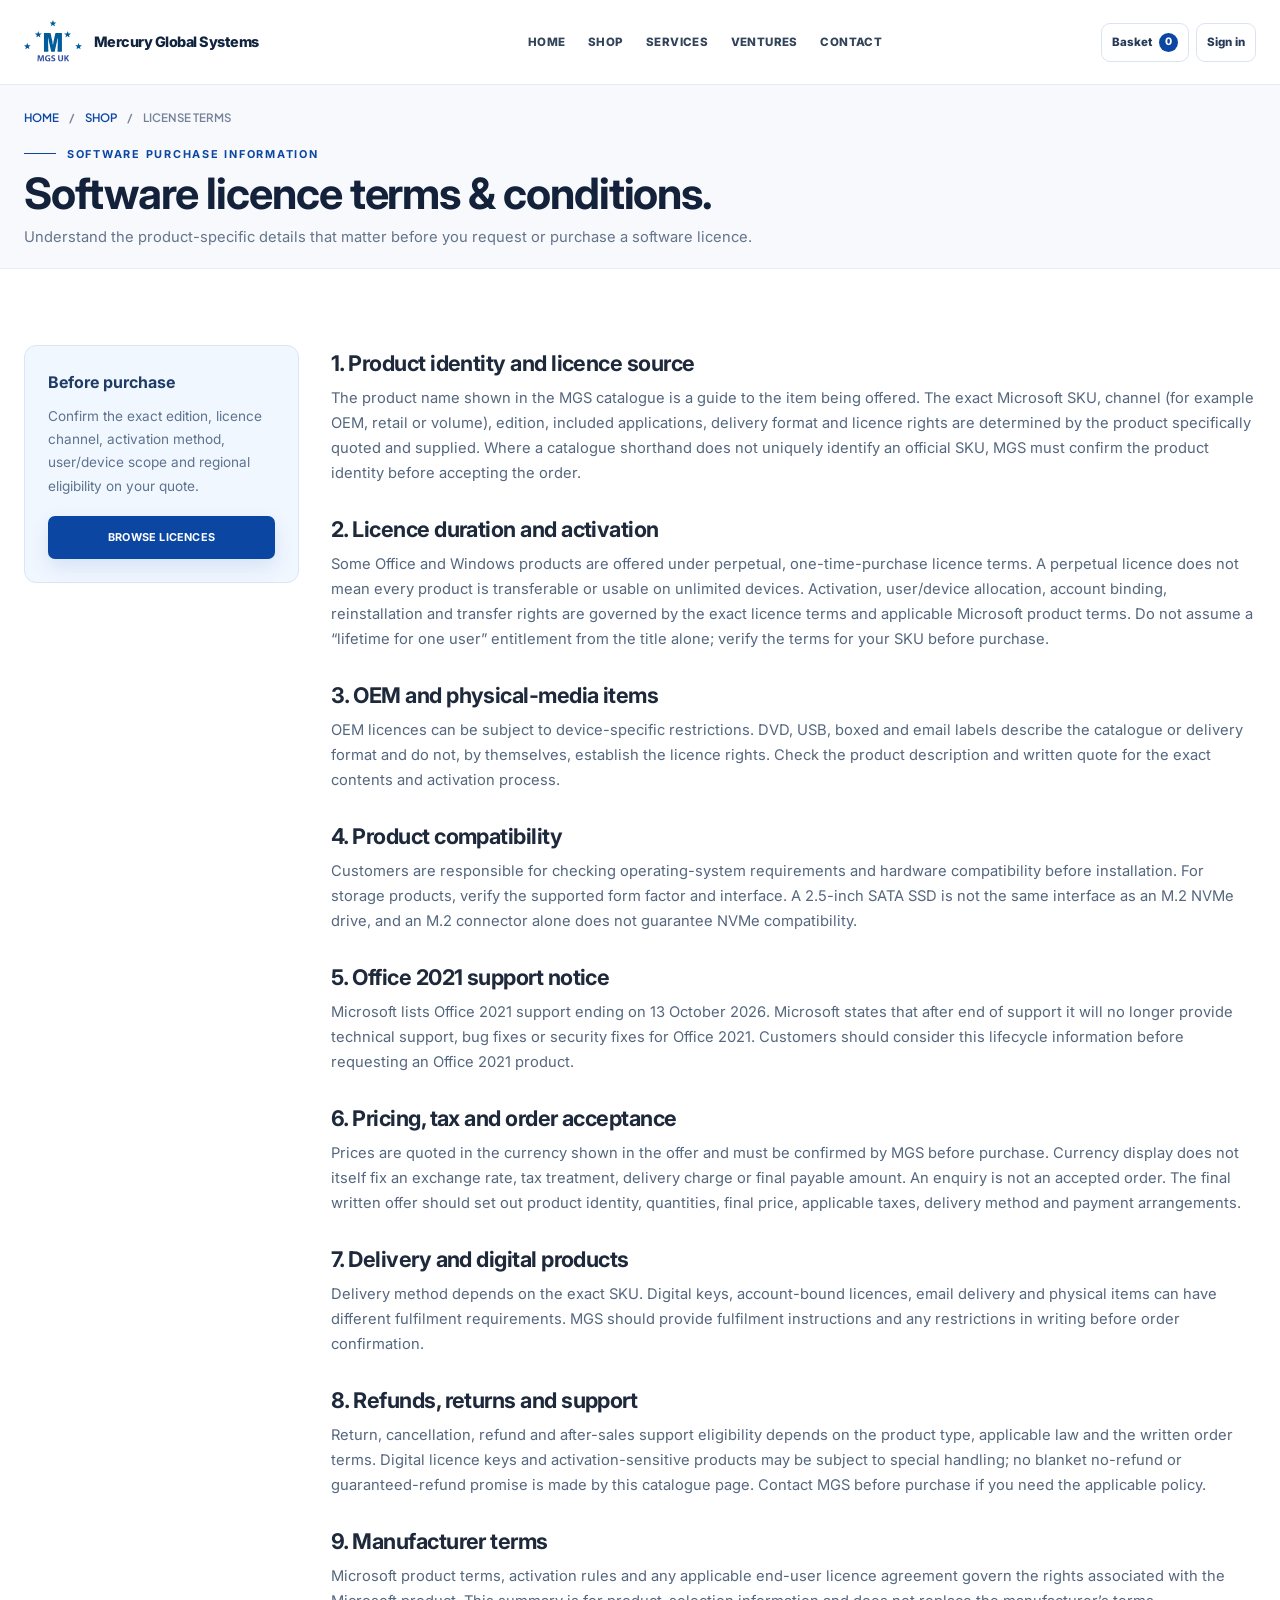
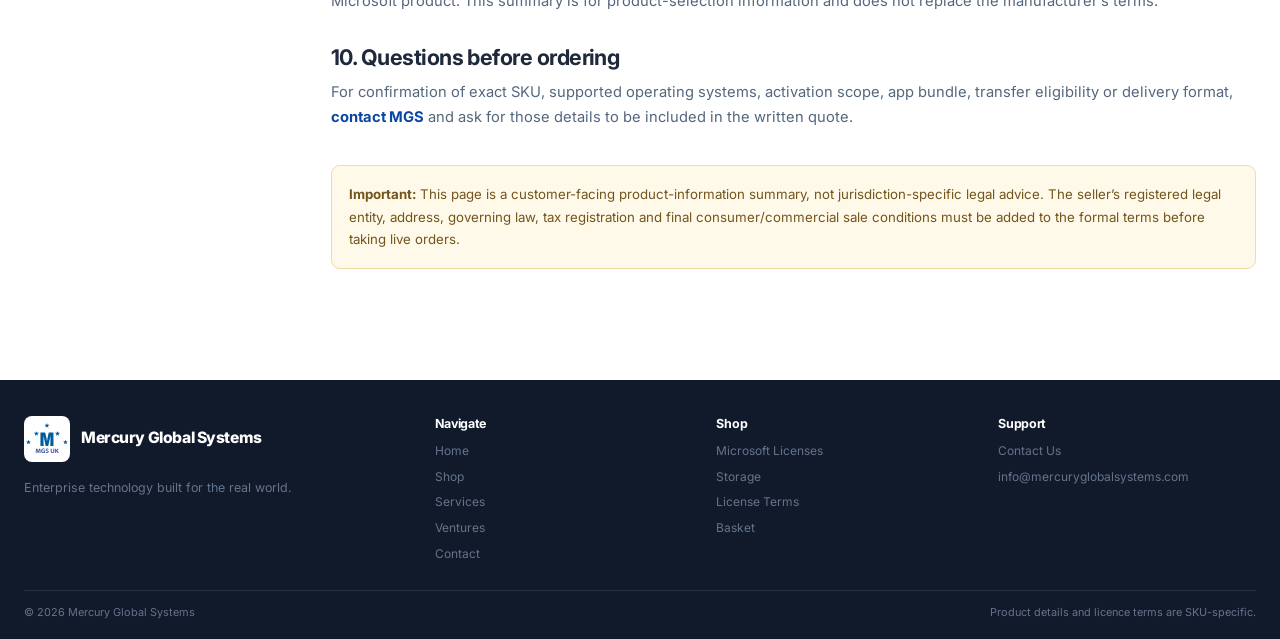
<file: terms-licenses.html>
<!doctype html><html lang="en"><head><meta charset="utf-8"><meta name="viewport" content="width=device-width, initial-scale=1"><meta name="description" content="Product-specific terms and activation information for software licence listings."><title>Software License Terms | Mercury Global Systems</title><link rel="icon" type="image/svg+xml" href="assets/images/mgs-favicon.svg"><link rel="stylesheet" href="css/style.css"><link rel="stylesheet" href="css/storefront.css"><script src="js/main.js" defer></script><script src="js/catalog.js" defer></script><script src="js/storefront.js" defer></script></head><body><header class="site-header">
  <div class="container nav-wrap">
    <a class="logo" href="index.html" aria-label="Mercury Global Systems home">
      <img class="logo-image" src="assets/images/mgs-logo.svg" alt="MGS UK logo">
      <span class="brand-name"><span class="brand-initial">M</span>ercury <span class="brand-initial">G</span>lobal <span class="brand-initial">S</span>ystems</span>
    </a>
    <button class="menu-toggle" type="button" aria-label="Open navigation" aria-expanded="false">☰</button>
    <nav class="nav-links" aria-label="Primary navigation"><a href="index.html">Home</a><a href="shop.html" class="active">Shop</a><a href="services.html">Services</a><a href="ventures.html">Ventures</a><a href="contact.html">Contact</a></nav>
    <div class="header-utilities"><a class="utility-link basket-link" href="cart.html" aria-label="Shopping basket">Basket <span class="cart-count" data-cart-count>0</span></a><a class="utility-link account-link" href="login.html" data-header-account>Sign in</a></div>
  </div>
</header><main><section class="page-hero"><div class="container"><div class="breadcrumb"><a href="index.html">Home</a><span>/</span><a href="shop.html">Shop</a><span>/</span><span>License Terms</span></div><span class="eyebrow">Software purchase information</span><h1>Software licence terms &amp; conditions.</h1><p>Understand the product-specific details that matter before you request or purchase a software licence.</p></div></section>
<section class="section"><div class="container legal-layout"><aside class="legal-aside"><strong>Before purchase</strong><p>Confirm the exact edition, licence channel, activation method, user/device scope and regional eligibility on your quote.</p><a class="btn btn-primary" href="shop.html#licenses">Browse licences</a></aside><article class="legal-copy">
<h2>1. Product identity and licence source</h2><p>The product name shown in the MGS catalogue is a guide to the item being offered. The exact Microsoft SKU, channel (for example OEM, retail or volume), edition, included applications, delivery format and licence rights are determined by the product specifically quoted and supplied. Where a catalogue shorthand does not uniquely identify an official SKU, MGS must confirm the product identity before accepting the order.</p>
<h2>2. Licence duration and activation</h2><p>Some Office and Windows products are offered under perpetual, one-time-purchase licence terms. A perpetual licence does not mean every product is transferable or usable on unlimited devices. Activation, user/device allocation, account binding, reinstallation and transfer rights are governed by the exact licence terms and applicable Microsoft product terms. Do not assume a “lifetime for one user” entitlement from the title alone; verify the terms for your SKU before purchase.</p>
<h2>3. OEM and physical-media items</h2><p>OEM licences can be subject to device-specific restrictions. DVD, USB, boxed and email labels describe the catalogue or delivery format and do not, by themselves, establish the licence rights. Check the product description and written quote for the exact contents and activation process.</p>
<h2>4. Product compatibility</h2><p>Customers are responsible for checking operating-system requirements and hardware compatibility before installation. For storage products, verify the supported form factor and interface. A 2.5-inch SATA SSD is not the same interface as an M.2 NVMe drive, and an M.2 connector alone does not guarantee NVMe compatibility.</p>
<h2>5. Office 2021 support notice</h2><p>Microsoft lists Office 2021 support ending on 13 October 2026. Microsoft states that after end of support it will no longer provide technical support, bug fixes or security fixes for Office 2021. Customers should consider this lifecycle information before requesting an Office 2021 product.</p>
<h2>6. Pricing, tax and order acceptance</h2><p>Prices are quoted in the currency shown in the offer and must be confirmed by MGS before purchase. Currency display does not itself fix an exchange rate, tax treatment, delivery charge or final payable amount. An enquiry is not an accepted order. The final written offer should set out product identity, quantities, final price, applicable taxes, delivery method and payment arrangements.</p>
<h2>7. Delivery and digital products</h2><p>Delivery method depends on the exact SKU. Digital keys, account-bound licences, email delivery and physical items can have different fulfilment requirements. MGS should provide fulfilment instructions and any restrictions in writing before order confirmation.</p>
<h2>8. Refunds, returns and support</h2><p>Return, cancellation, refund and after-sales support eligibility depends on the product type, applicable law and the written order terms. Digital licence keys and activation-sensitive products may be subject to special handling; no blanket no-refund or guaranteed-refund promise is made by this catalogue page. Contact MGS before purchase if you need the applicable policy.</p>
<h2>9. Manufacturer terms</h2><p>Microsoft product terms, activation rules and any applicable end-user licence agreement govern the rights associated with the Microsoft product. This summary is for product-selection information and does not replace the manufacturer’s terms.</p>
<h2>10. Questions before ordering</h2><p>For confirmation of exact SKU, supported operating systems, activation scope, app bundle, transfer eligibility or delivery format, <a href="contact.html">contact MGS</a> and ask for those details to be included in the written quote.</p>
<p class="legal-updated"><strong>Important:</strong> This page is a customer-facing product-information summary, not jurisdiction-specific legal advice. The seller’s registered legal entity, address, governing law, tax registration and final consumer/commercial sale conditions must be added to the formal terms before taking live orders.</p>
</article></div></section></main><footer class="site-footer">
  <div class="container footer-grid">
    <div class="footer-brand"><a class="logo" href="index.html"><img class="logo-image" src="assets/images/mgs-logo.svg" alt="MGS UK logo"><span class="brand-name">Mercury Global Systems</span></a><p data-footer-tagline>Enterprise technology built for the real world.</p></div>
    <div><h3 class="footer-title">Navigate</h3><div class="footer-links"><a href="index.html">Home</a><a href="shop.html">Shop</a><a href="services.html">Services</a><a href="ventures.html">Ventures</a><a href="contact.html">Contact</a></div></div>
    <div><h3 class="footer-title">Shop</h3><div class="footer-links"><a href="shop.html#licenses">Microsoft Licenses</a><a href="shop.html#storage">Storage</a><a href="terms-licenses.html">License Terms</a><a href="cart.html">Basket</a></div></div>
    <div><h3 class="footer-title">Support</h3><div class="footer-links"><a href="contact.html">Contact Us</a><a href="mailto:info@mercuryglobalsystems.com">info@mercuryglobalsystems.com</a></div></div>
  </div>
  <div class="container footer-bottom"><span>© 2026 Mercury Global Systems</span><span>Product details and licence terms are SKU-specific.</span></div>
</footer></body></html>
</file>
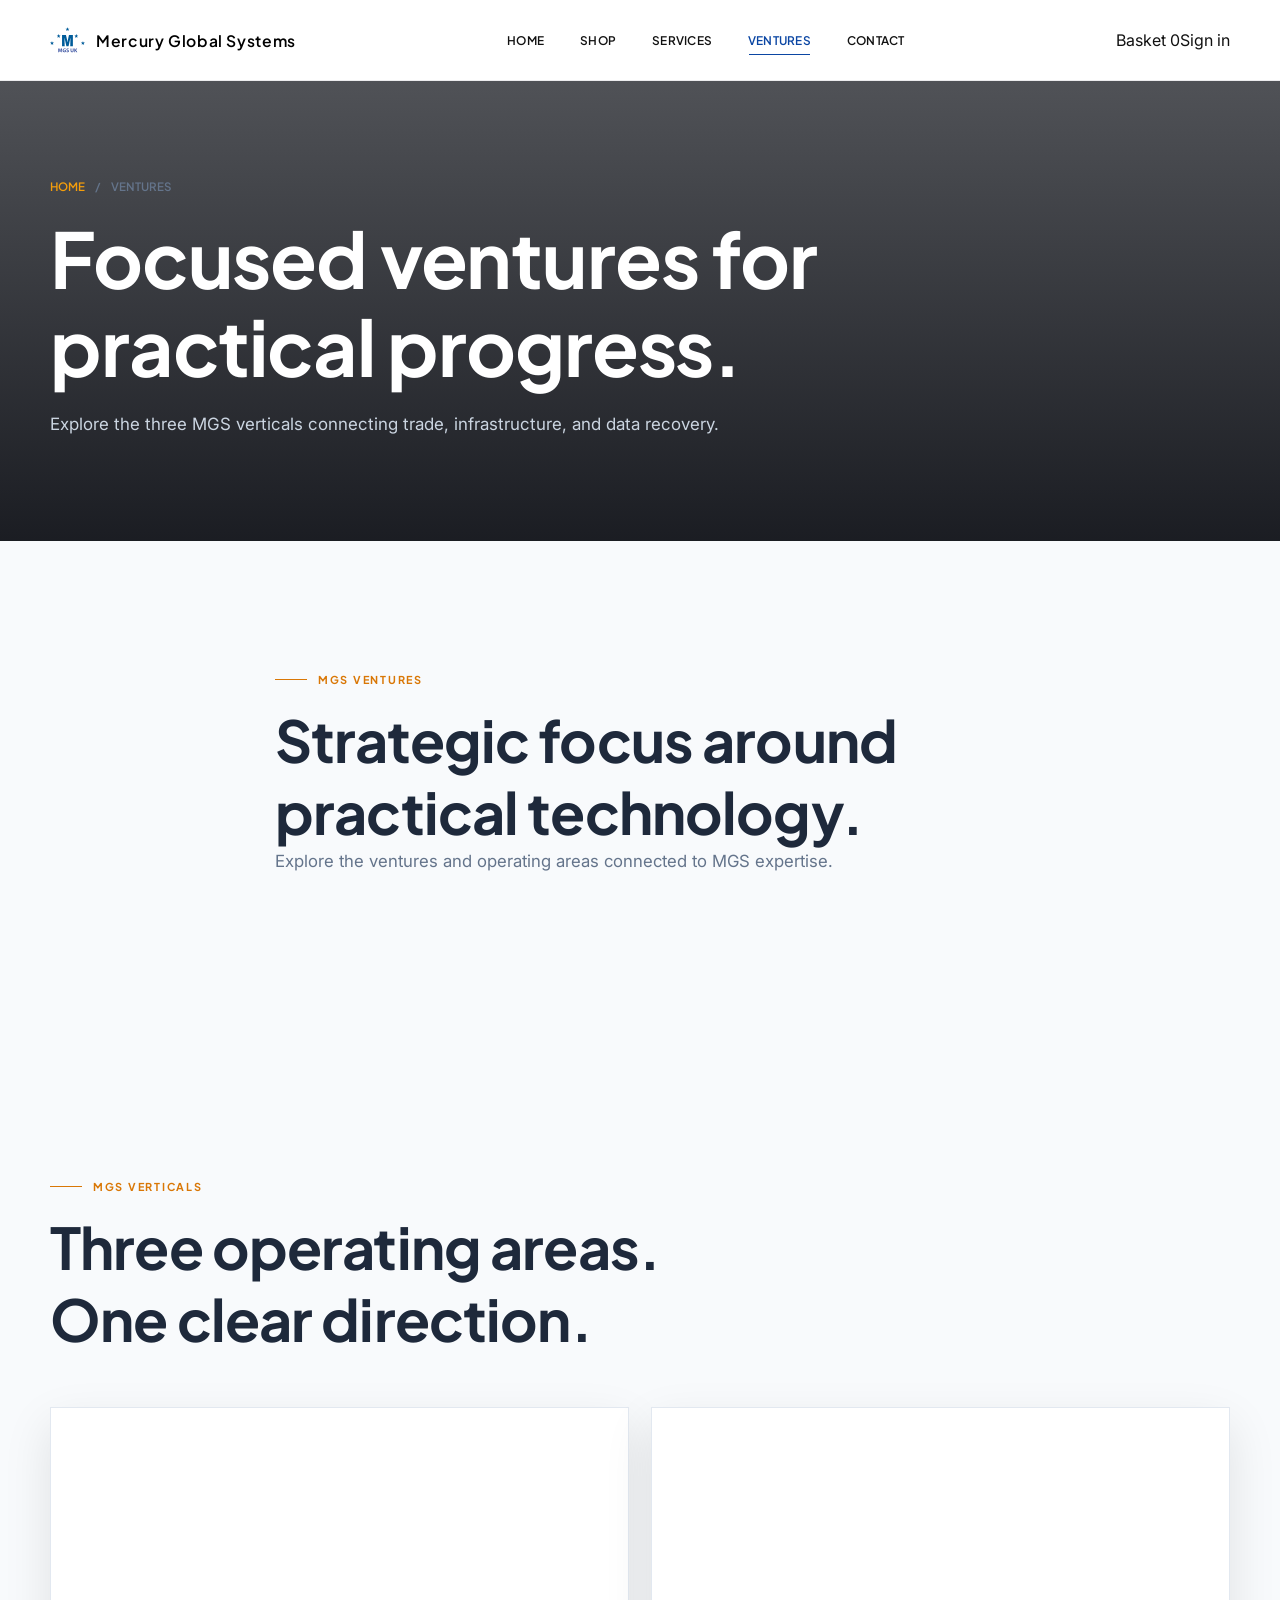
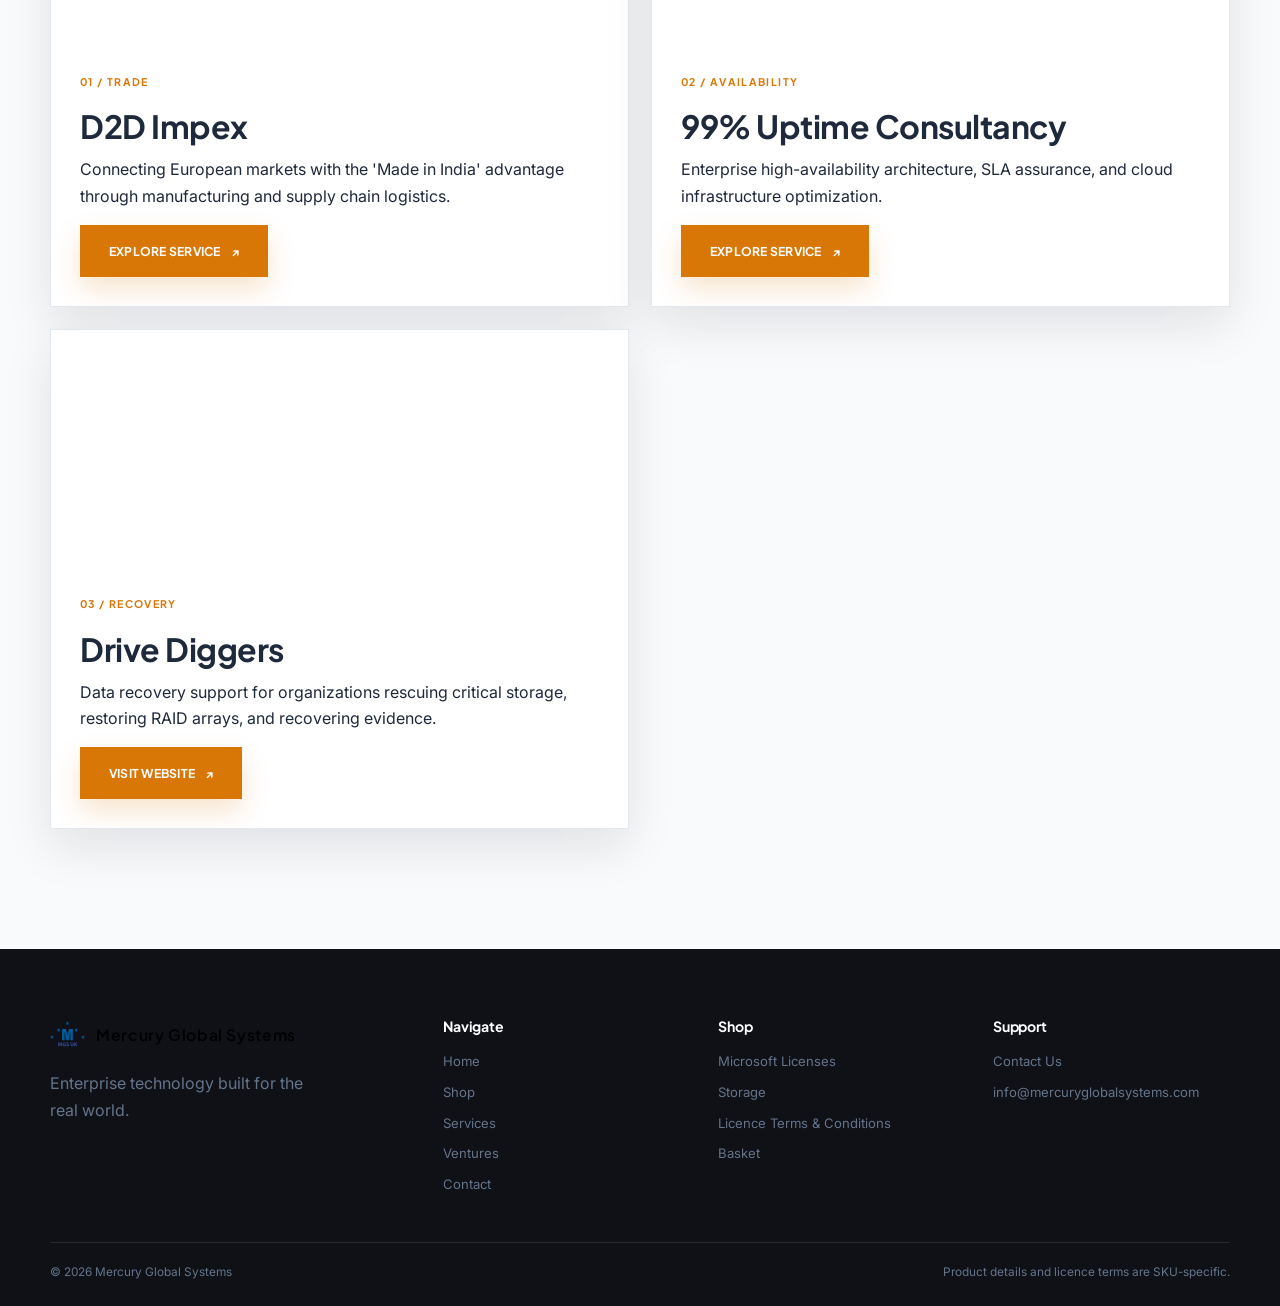
<file: ventures.html>
<!doctype html>
<html lang="en">
  <head>
    <meta charset="utf-8" />
    <meta name="viewport" content="width=device-width, initial-scale=1" />
    <title>Ventures | Mercury Global Systems</title>
    <link rel="icon" type="image/svg+xml" href="assets/images/mgs-favicon.svg">
    <link rel="stylesheet" href="css/style.css" />
    <script src="js/main.js" defer></script>
  <script src="js/catalog.js" defer></script><script src="js/storefront.js" defer></script>
  </head>
  <body>
    <header class="site-header">
  <div class="container nav-wrap">
    <a class="logo" href="index.html" aria-label="Mercury Global Systems home">
      <img class="logo-image" src="assets/images/mgs-logo.svg" alt="MGS UK logo">
      <span class="brand-name"><span class="brand-initial">M</span>ercury <span class="brand-initial">G</span>lobal <span class="brand-initial">S</span>ystems</span>
    </a>
    <button class="menu-toggle" type="button" aria-label="Open navigation" aria-expanded="false">☰</button>
    <nav class="nav-links" aria-label="Primary navigation"><a href="index.html">Home</a><a href="shop.html">Shop</a><a href="services.html">Services</a><a href="ventures.html" class="active">Ventures</a><a href="contact.html">Contact</a></nav>
    <div class="header-utilities"><a class="utility-link basket-link" href="cart.html" aria-label="Shopping basket">Basket <span class="cart-count" data-cart-count>0</span></a><a class="utility-link account-link" href="login.html" data-header-account>Sign in</a></div>
  </div>
</header>
    <main>
      <section class="page-hero reveal-section">
        <div class="container">
          <div class="breadcrumb">
            <a href="index.html">Home</a><span>/</span><span>Ventures</span>
          </div>
          <h1>Focused ventures for practical progress.</h1>
          <p>
            Explore the three MGS verticals connecting trade, infrastructure,
            and data recovery.
          </p>
        </div>
      </section>
      <section class="section reveal-section">
        <div class="container section-heading">
          <span class="eyebrow">MGS ventures</span>
          <h2>Strategic focus around practical technology.</h2>
          <p class="lead">Explore the ventures and operating areas connected to MGS expertise.</p>
        </div>
      </section>
      <section class="section reveal-section">
        <div class="container">
          <div class="section-heading">
            <span class="eyebrow">MGS verticals</span>
            <h2>Three operating areas. One clear direction.</h2>
          </div>
          <div class="sector-grid">
            <article class="sector-card">
              <div
                class="sector-image"
                  style="background-image: url(&quot;https://images.unsplash.com/photo-1494412651409-8963ce7935a7?q=85&w=1200&quot;);"
              ></div>
              <div class="sector-copy">
                <span class="card-kicker">01 / Trade</span>
                <h2>D2D Impex</h2>
                <p>
                  Connecting European markets with the 'Made in India' advantage
                  through manufacturing and supply chain logistics.
                </p>
                <a
                  class="btn btn-primary"
                  href="services.html"
                  >Explore service <span>↗</span></a
                >
              </div>
            </article>
            <article class="sector-card">
              <div
                class="sector-image"
                  style="background-image: url(&quot;https://images.unsplash.com/photo-1558494949-ef010cbdcc31?q=85&w=1200&quot;);"
              ></div>
              <div class="sector-copy">
                <span class="card-kicker">02 / Availability</span>
                <h2>99% Uptime Consultancy</h2>
                <p>
                  Enterprise high-availability architecture, SLA assurance, and
                  cloud infrastructure optimization.
                </p>
                <a
                  class="btn btn-primary"
                  href="services.html"
                  >Explore service <span>↗</span></a
                >
              </div>
            </article>
            <article class="sector-card">
              <div
                class="sector-image"
                  style="background-image: url(&quot;https://images.unsplash.com/photo-1518770660439-4636190af475?q=85&w=1200&quot;);"
              ></div>
              <div class="sector-copy">
                <span class="card-kicker">03 / Recovery</span>
                <h2>Drive Diggers</h2>
                <p>
                  Data recovery support for organizations rescuing critical
                  storage, restoring RAID arrays, and recovering evidence.
                </p>
                <a
                  class="btn btn-primary"
                  href="https://drivediggers.com/"
                  target="_blank"
                  rel="noopener noreferrer"
                  >Visit Website <span>↗</span></a
                >
              </div>
            </article>
          </div>
        </div>
      </section>
    </main>
    <footer class="site-footer">
  <div class="container footer-grid">
    <div class="footer-brand"><a class="logo" href="index.html"><img class="logo-image" src="assets/images/mgs-logo.svg" alt="MGS UK logo"><span class="brand-name">Mercury Global Systems</span></a><p data-footer-tagline>Enterprise technology built for the real world.</p></div>
    <div><h3 class="footer-title">Navigate</h3><div class="footer-links"><a href="index.html">Home</a><a href="shop.html">Shop</a><a href="services.html">Services</a><a href="ventures.html">Ventures</a><a href="contact.html">Contact</a></div></div>
    <div><h3 class="footer-title">Shop</h3><div class="footer-links"><a href="shop.html#licenses">Microsoft Licenses</a><a href="shop.html#storage">Storage</a><a href="terms-licenses.html">Licence Terms &amp; Conditions</a><a href="cart.html">Basket</a></div></div>
    <div><h3 class="footer-title">Support</h3><div class="footer-links"><a href="contact.html">Contact Us</a><a href="mailto:info@mercuryglobalsystems.com">info@mercuryglobalsystems.com</a></div></div>
  </div>
  <div class="container footer-bottom"><span>© 2026 Mercury Global Systems</span><span>Product details and licence terms are SKU-specific.</span></div>
</footer>
  </body>
</html>
</file>
<file: css/style.css>
@import url("https://fonts.googleapis.com/css2?family=Inter:wght@400;500;600;700&family=Plus+Jakarta+Sans:wght@500;600;700;800&display=swap");

/* Editorial design tokens */
:root {
  --obsidian: #0f1117;
  --off-white: #f8fafc;
  --white: #ffffff;
  --titanium: #e2e8f0;
  --slate: #1e293b;
  --muted: #64748b;
  --amber: #d97706;
  --amber-light: #f59e0b;
  --emerald: #059669;
  --line-dark: rgba(255, 255, 255, 0.1);
  --shadow: 0 18px 45px rgba(15, 17, 23, 0.1);
  --shadow-hover: 0 28px 60px rgba(15, 17, 23, 0.17);
  --ease: 300ms cubic-bezier(0.2, 0.8, 0.2, 1);
  --max: 1180px;
  --display: "Plus Jakarta Sans", system-ui, sans-serif;
  --body: "Inter", system-ui, sans-serif;
}

/* Reset and foundations */
* { box-sizing: border-box; }
html { scroll-behavior: smooth; }
body {
  overflow-x: hidden;
  margin: 0;
  color: var(--slate);
  background: var(--off-white);
  font: 400 1rem/1.65 var(--body);
  -webkit-font-smoothing: antialiased;
}
body.menu-open { overflow: hidden; }
a { color: inherit; text-decoration: none; }
button, input, select, textarea { font: inherit; }
button { cursor: pointer; }
a:focus-visible,
button:focus-visible,
input:focus-visible,
select:focus-visible,
textarea:focus-visible {
  outline: 3px solid rgba(245, 158, 11, 0.55);
  outline-offset: 3px;
}
h1, h2, h3 {
  margin: 0;
  color: var(--slate);
  font-family: var(--display);
  letter-spacing: -0.015em;
  line-height: 1.25;
}
h1 { font-size: clamp(3rem, 6vw, 6.2rem); font-weight: 700; line-height: 1.15; }
h2 { font-size: clamp(2.1rem, 4.5vw, 4.4rem); }
h3 { font-size: 1.3rem; }
p { margin: 0 0 1rem; }
.container { width: min(var(--max), calc(100% - 48px)); margin: 0 auto; }
.section { padding: 120px 0; }
.section-sm { padding: 78px 0; }
.lead { max-width: 680px; color: var(--muted); font-size: 1.05rem; }

/* Shared editorial details and buttons */
.eyebrow {
  display: inline-flex;
  align-items: center;
  gap: 11px;
  color: var(--amber);
  font: 700 0.68rem var(--display);
  letter-spacing: 0.16em;
  text-transform: uppercase;
}
.eyebrow::before { width: 32px; height: 1px; background: currentColor; content: ""; }
.section-heading { max-width: 730px; margin-bottom: 52px; }
.section-heading h2 { margin-top: 17px; }
.section-heading.center { margin-right: auto; margin-left: auto; text-align: center; }
.section-heading.center .eyebrow { justify-content: center; }
.actions { display: flex; flex-wrap: wrap; gap: 12px; margin-top: 34px; }
.btn {
  position: relative;
  isolation: isolate;
  display: inline-flex;
  align-items: center;
  justify-content: center;
  gap: 10px;
  min-height: 52px;
  overflow: hidden;
  border: 1px solid transparent;
  border-radius: 0;
  padding: 0 28px;
  font: 700 0.76rem var(--display);
  letter-spacing: 0.02em;
  text-transform: uppercase;
  transition: color var(--ease), border-color var(--ease), box-shadow var(--ease), transform var(--ease);
}
.btn::after { position: absolute; inset: 0; z-index: -1; background: var(--amber-light); transform: translateX(101%); transition: transform var(--ease); content: ""; }
.btn:hover { transform: translateY(-3px); }
.btn:hover::after { transform: translateX(0); }
.btn-primary { z-index: 0; color: var(--white); background: var(--amber); box-shadow: 0 12px 28px rgba(217, 119, 6, 0.2); }
.btn-primary:hover { color: var(--obsidian); box-shadow: 0 18px 34px rgba(217, 119, 6, 0.28); }
.btn-secondary { z-index: 0; border-color: var(--titanium); color: var(--slate); background: transparent; }
.btn-secondary::after { background: var(--amber); }
.btn-secondary:hover { border-color: var(--amber); color: var(--white); }
.hero .btn-secondary { border-color: rgba(255,255,255,.45); color: var(--white); background: rgba(255,255,255,.04); }
.hero .btn-secondary:hover { border-color: var(--amber); color: var(--obsidian); }
.dark-section .btn-secondary { border-color: rgba(255,255,255,.35); color: var(--white); }
.sr-only { position: absolute; width: 1px; height: 1px; overflow: hidden; clip: rect(0,0,0,0); white-space: nowrap; }

/* Glass header */
.site-header {
    position: sticky;
    z-index: 1000;
    top: 0;
    color: #111111;
    background: rgba(255, 255, 255, 0.96);
    border-bottom: 1px solid rgba(15, 23, 42, 0.08);
    backdrop-filter: blur(16px);
    -webkit-backdrop-filter: blur(16px);
    transition: box-shadow var(--ease);
}
.site-header.scrolled { box-shadow: 0 16px 38px rgba(0,0,0,.22); }
.nav-wrap { display: flex; align-items: center; justify-content: space-between; min-height: 80px; gap: 28px; }
.logo { display: flex; align-items: center; gap: 11px; color: #000000; font: 700 0.98rem var(--display); letter-spacing: 0.04em; }
.logo-image { display: block; width: 35px; height: 35px; flex: 0 0 35px; object-fit: contain; object-position: center; }
.nav-links {
    display: flex;
    align-items: center;
    gap: 12px;
}

.nav-links a {
    position: relative;
    padding: 10px 12px;
    color: #111111;
    text-decoration: none;
    font: 600 0.74rem var(--display);
    letter-spacing: 0.02em;
    text-transform: uppercase;
    transition: color var(--ease);
}
.nav-links a:hover,
.nav-links a.active {
    color: #0B46A3;
}

.nav-links a::after {
    position: absolute;
    right: 13px;
    bottom: 3px;
    left: 13px;
    height: 1px;
    background: #0B46A3;
    transform: scaleX(0);
    transform-origin: left;
    transition: transform var(--ease);
    content: "";
}

.nav-links a:hover::after,
.nav-links a.active::after {
    transform: scaleX(1);
}

.nav-links .nav-cta {
    border: 1px solid #0B46A3;
    color: #0B46A3;
}

.nav-links .nav-cta:hover {
    background: #0B46A3;
    color: #FFFFFF;
}

.nav-links .nav-cta::after {
    display: none;
}
.menu-toggle {
  display: none;
  border: 0;
  padding: 8px;
  color: #111111;
  background: transparent;
  font-size: 1.5rem;
  line-height: 1;
  transition: color var(--ease), background-color var(--ease);
}

.menu-toggle:hover {
  color: #0B46A3;
  background: rgba(11, 70, 163, 0.06);
}

/* Homepage hero and editorial imagery */
.hero, .page-hero { position: relative; overflow: hidden; color: var(--white); background: var(--obsidian); }
.hero { padding: 132px 0 150px; background: linear-gradient(108deg, rgba(15,17,23,.78) 0%, rgba(15,17,23,.48) 55%, rgba(15,17,23,.28) 100%), url("https://images.unsplash.com/photo-1497366216548-37526070297c?q=85&w=2200") center / cover; }
.hero::before { position: absolute; right: 6%; bottom: 0; width: 31vw; height: 1px; background: var(--amber); opacity: .75; content: ""; }
.hero-grid { display: grid; grid-template-columns: 1fr 1fr; align-items: center; gap: 72px; }
.hero h1, .page-hero h1 { color: var(--white); }
.hero h1 { max-width: 690px; margin: 20px 0 24px; }
.hero h1 span { color: var(--amber-light); font-style: italic; }
.hero-copy { max-width: 570px; color: #d4d9e2; font-size: 1.08rem; }
.hero-photo { position: relative; overflow: hidden; min-height: 485px; margin: 0; border: 1px solid rgba(255,255,255,.16); box-shadow: 0 28px 70px rgba(0,0,0,.33); }
.hero-photo img { width: 100%; height: 100%; min-height: 485px; object-fit: cover; transition: transform 900ms var(--ease); }
.hero-photo:hover img { transform: scale(1.035); }
.glass-badge { position: absolute; right: 22px; bottom: 22px; display: flex; align-items: center; gap: 9px; border: 1px solid rgba(255,255,255,.2); padding: 13px 16px; color: var(--white); background: rgba(15,17,23,.66); backdrop-filter: blur(16px); font: 600 .68rem var(--display); letter-spacing: .02em; }
.glass-badge strong { color: #6ee7b7; }
.live-dot { width: 8px; height: 8px; border-radius: 50%; background: var(--emerald); box-shadow: 0 0 0 4px rgba(5,150,105,.18); }

/* Vertical shelf */
.stats { position: relative; z-index: 2; margin-top: -48px; }
.stats-grid { display: grid; grid-template-columns: repeat(3, 1fr); border: 1px solid var(--titanium); background: var(--white); box-shadow: var(--shadow); }
.stat { padding: 25px 32px; border-right: 1px solid var(--titanium); }
.stat:last-child { border-right: 0; }
.stat strong { display: block; color: var(--slate); font: 700 2.15rem var(--display); }
.stat span { color: var(--muted); font: 700 .68rem var(--display); letter-spacing: .1em; text-transform: uppercase; }
.card-grid { display: grid; grid-template-columns: 1.12fr .88fr 1fr; align-items: start; gap: 20px; }
.card { overflow: hidden; border: 1px solid rgba(255,255,255,.06); background: var(--white); box-shadow: var(--shadow); transition: transform var(--ease), box-shadow var(--ease), border-color var(--ease); }
.card:nth-child(2) { margin-top: 42px; }
.card:hover { border-color: rgba(217,119,6,.55); box-shadow: var(--shadow-hover); transform: translateY(-8px); }
.card-image { overflow: hidden; height: 210px; }
.card-image img { width: 100%; height: 100%; object-fit: cover; transition: transform 800ms var(--ease); }
.card:hover .card-image img { transform: scale(1.045); }
.card-copy { padding: 29px 28px 34px; }
.card-kicker { color: var(--amber); font: 700 .66rem var(--display); letter-spacing: .13em; text-transform: uppercase; }
.card h3 { margin: 13px 0 10px; }
.card p { color: var(--muted); }
.text-link { display: inline-flex; margin-top: 8px; color: var(--amber); font: 700 .74rem var(--display); letter-spacing: .03em; text-transform: uppercase; }
.text-link:hover { color: var(--slate); }

/* Dark editorial section */
.dark-section { color: var(--white); background: var(--obsidian); }
.dark-section h2, .dark-section h3 { color: var(--white); }
.dark-section .lead { color: #cbd5e1; }
.dark-section .eyebrow { color: var(--amber-light); }
.dark-panel { min-height: 300px; border: 1px solid rgba(255,255,255,.13); padding: 30px; background: rgba(255,255,255,.035); }
.dark-panel strong { display: block; margin-top: 100px; color: var(--amber-light); font: 700 4.2rem var(--display); line-height: 1; }
.trust { padding: 30px 0; border-top: 1px solid var(--titanium); border-bottom: 1px solid var(--titanium); background: var(--off-white); }
.trust-row { display: flex; justify-content: space-between; gap: 20px; color: var(--muted); font: 700 .76rem var(--display); letter-spacing: .1em; text-transform: uppercase; }

/* Shared inner pages */
.page-hero { padding: 98px 0 86px; background: linear-gradient(rgba(15,17,23,.72), rgba(15,17,23,.95)), url("https://images.unsplash.com/photo-1486406146926-c627a92ad1ab?q=85&w=2200") center / cover; }
.page-hero h1 { max-width: 820px; margin: 20px 0; }
.page-hero p { max-width: 680px; color: #cbd5e1; font-size: 1.06rem; }
.breadcrumb { display: flex; gap: 10px; color: var(--muted); font: 600 .72rem var(--display); text-transform: uppercase; }
.breadcrumb a { color: var(--amber-light); }
.solution-grid { display: grid; grid-template-columns: repeat(2, 1fr); gap: 22px; }
.service-triad { grid-template-columns: repeat(3, 1fr); }
.solution-card, .sector-card, .metric-card, .form-panel { border: 1px solid var(--titanium); background: var(--white); box-shadow: var(--shadow); transition: transform var(--ease), box-shadow var(--ease), border-color var(--ease); }
.solution-card:hover, .sector-card:hover { border-color: rgba(217,119,6,.55); box-shadow: var(--shadow-hover); transform: translateY(-8px); }
.solution-card { overflow: hidden; }
.solution-image { min-height: 230px; background-position: center; background-size: cover; }
.solution-copy { padding: 29px; }
.solution-copy h2, .sector-copy h2 { margin: 13px 0 10px; font-size: 2rem; }
.solution-copy ul { display: grid; gap: 7px; margin: 20px 0 0; padding: 0; list-style: none; font-size: .9rem; }
.solution-copy li::before { margin-right: 8px; color: var(--emerald); content: "✓"; font-weight: 700; }
.solution-copy .btn { margin-top: 22px; }
.sector-grid { display: grid; grid-template-columns: repeat(2, 1fr); gap: 22px; }
.sector-card { overflow: hidden; }
.sector-image { min-height: 230px; background-position: center; background-size: cover; }
.sector-copy { padding: 29px; }
.metrics-grid { display: grid; grid-template-columns: repeat(3, 1fr); gap: 18px; }
.metric-card { padding: 30px; }
.metric-card h2 { margin: 12px 0 8px; font-size: 2.7rem; }
.metric-card span { color: var(--muted); font: 700 .68rem var(--display); letter-spacing: .1em; text-transform: uppercase; }

/* Shop controls */
.filter-bar { display: flex; flex-wrap: wrap; gap: 9px; margin-bottom: 30px; }
.filter-button { border: 1px solid var(--titanium); border-radius: 0; padding: 10px 15px; color: var(--slate); background: var(--white); font: 700 .72rem var(--display); letter-spacing: .03em; text-transform: uppercase; transition: color var(--ease), background var(--ease), border-color var(--ease); }
.filter-button.active, .filter-button:hover { border-color: var(--amber); color: var(--white); background: var(--amber); }
.product-grid { display: grid; grid-template-columns: repeat(3, 1fr); gap: 20px; }
.product-card { border: 1px solid var(--titanium); background: var(--white); box-shadow: var(--shadow); transition: transform var(--ease), box-shadow var(--ease); }
.product-card:hover { box-shadow: var(--shadow-hover); transform: translateY(-8px); }
.product-image { height: 190px; background-position: center; background-size: cover; }
.product-image--software { background: linear-gradient(rgba(244, 243, 239, 0.4), rgba(244, 243, 239, 0.4)), url("https://images.unsplash.com/photo-1555066931-4365d14bab8c?q=85&w=1000") center / cover; }
.product-image--software::after { display: grid; place-items: center; height: 100%; color: rgba(15, 17, 23, 0.62); font: 600 0.72rem var(--display); letter-spacing: 0.12em; text-transform: uppercase; content: "Software catalogue"; }
.product-image--storage { background: linear-gradient(rgba(244, 243, 239, 0.32), rgba(244, 243, 239, 0.32)), url("https://images.unsplash.com/photo-1558494949-ef010cbdcc31?q=85&w=1000") center / cover; }
.product-image--storage::after { display: grid; place-items: center; height: 100%; color: rgba(15, 17, 23, 0.62); font: 600 0.72rem var(--display); letter-spacing: 0.12em; text-transform: uppercase; content: "Storage catalogue"; }
.product-copy { padding: 24px; }
.product-copy h3 { margin: 9px 0; }
.product-price { display: block; margin: 15px 0; color: var(--slate); font: 600 1.1rem var(--display); }
.product-card .btn { width: 100%; min-height: 46px; }
.search-box { width: 100%; margin-bottom: 14px; border: 1px solid var(--titanium); border-radius: 0; padding: 14px 16px; color: var(--slate); background: var(--white); outline: 0; }
.search-box:focus { border-color: var(--amber); box-shadow: 0 0 0 3px rgba(217,119,6,.14); }

/* Contact form */
.contact-grid { display: grid; grid-template-columns: .8fr 1.2fr; align-items: start; gap: 70px; }
.contact-details { display: grid; gap: 22px; margin-top: 28px; }
.contact-detail { display: flex; gap: 14px; }
.icon-box { display: grid; flex: 0 0 42px; place-items: center; width: 42px; height: 42px; color: var(--amber); background: #fff7ed; font-size: .68rem; font-weight: 700; }
.contact-detail strong { display: block; color: var(--slate); font-size: .8rem; }
.contact-detail span:not(.icon-box) { color: var(--muted); font-size: .88rem; }
.form-panel { padding: 42px; }
.form-grid { display: grid; grid-template-columns: repeat(2, 1fr); gap: 22px 18px; }
.form-field { display: grid; gap: 7px; }
.form-field.full { grid-column: 1 / -1; }
.form-field label { color: var(--slate); font: 700 .72rem var(--display); letter-spacing: .04em; text-transform: uppercase; }
.form-field input, .form-field select, .form-field textarea { width: 100%; border: 1px solid #cbd5e1; border-radius: 0; padding: 14px 15px; color: var(--slate); background: #fcfdff; outline: 0; transition: border-color var(--ease), box-shadow var(--ease), background-color var(--ease); }
.form-field input:hover, .form-field select:hover, .form-field textarea:hover { border-color: #94a3b8; }
.form-field input:focus, .form-field select:focus, .form-field textarea:focus { border-color: var(--amber); box-shadow: 0 0 0 3px rgba(217,119,6,.14); }
.form-field input.invalid, .form-field select.invalid, .form-field textarea.invalid { border-color: #dc2626; box-shadow: 0 0 0 3px rgba(220,38,38,.12); }
.form-field textarea { min-height: 160px; resize: vertical; }
.form-field .btn { margin-top: 4px; }
.form-status { min-height: 24px; margin-top: 10px; color: var(--emerald); font-size: .82rem; font-weight: 700; }
.map-box { display: grid; place-items: center; min-height: 300px; border: 1px solid var(--titanium); color: var(--amber); background: #efeee9; background-image: linear-gradient(#dfddd6 1px, transparent 1px), linear-gradient(90deg, #dfddd6 1px, transparent 1px); background-size: 36px 36px; }
.map-box span { border: 1px solid var(--amber); padding: 14px 18px; background: var(--white); font: 700 .72rem var(--display); letter-spacing: .07em; text-transform: uppercase; }

/* Footer */
.site-footer { padding: 68px 0 24px; color: var(--muted); background: var(--obsidian); }
.footer-grid { display: grid; grid-template-columns: 1.5fr repeat(3, 1fr); gap: 38px; padding-bottom: 46px; }
.footer-brand p { max-width: 280px; margin-top: 18px; }
.footer-title { margin: 0 0 16px; color: var(--white); font: 700 .88rem var(--display); }
.footer-links { display: grid; gap: 9px; font-size: .82rem; }
.footer-links a:hover { color: var(--amber-light); }
.footer-bottom { display: flex; justify-content: space-between; gap: 20px; border-top: 1px solid var(--line-dark); padding-top: 20px; font-size: .74rem; }

/* Scroll reveals */
.reveal-item { opacity: 0; transform: translateY(30px); transition: opacity 700ms var(--ease), transform 700ms var(--ease); }
.reveal-item.is-visible { opacity: 1; transform: translateY(0); }

/* Responsive layout */
@media (max-width: 900px) {
  .hero-grid, .contact-grid { grid-template-columns: 1fr; gap: 48px; }
  .card-grid, .metrics-grid, .solution-grid, .sector-grid { grid-template-columns: repeat(2, 1fr); }
  .service-triad { grid-template-columns: repeat(2, 1fr); }
  .product-grid { grid-template-columns: repeat(2, 1fr); }
  .footer-grid { grid-template-columns: repeat(2, 1fr); }
}
@media (max-width: 768px) {
  .container { width: min(var(--max), calc(100% - 32px)); }
  .section { padding: 78px 0; }
  .menu-toggle { display: block; }
  .nav-links {
  position: absolute;
  top: 100%;
  right: 16px;
  left: 16px;
  display: grid;
  gap: 4px;
  padding: 14px;
  border: 1px solid rgba(15, 23, 42, 0.10);
  background: rgba(255, 255, 255, 0.98);
  box-shadow: 0 18px 45px rgba(15, 17, 23, 0.14);
  transform: translateY(-12px);
  opacity: 0;
  pointer-events: none;
  transition: opacity var(--ease), transform var(--ease);
}

.nav-links.open {
  transform: translateY(0);
  opacity: 1;
  pointer-events: auto;
}

.nav-links a {
  padding: 13px;
  color: #111111;
  border-bottom: 1px solid rgba(15, 23, 42, 0.06);
}

.nav-links a:last-child {
  border-bottom: 0;
}

.nav-links a:hover,
.nav-links a.active {
  color: #0B46A3;
}

.nav-links .nav-cta {
  margin-top: 6px;
  border: 1px solid #0B46A3;
  color: #0B46A3;
  background: transparent;
  text-align: center;
}

.nav-links .nav-cta:hover {
  color: #FFFFFF;
  background: #0B46A3;
}
  .hero { padding: 86px 0 92px; }
  .hero h1 { font-size: clamp(3rem, 14vw, 4.8rem); }
  .hero-photo, .hero-photo img { min-height: 330px; }
  .stats { margin-top: -28px; }
  .stats-grid, .card-grid, .metrics-grid, .solution-grid, .sector-grid, .product-grid, .form-grid { grid-template-columns: 1fr; }
  .card:nth-child(2) { margin-top: 0; }
  .stat { border-right: 0; border-bottom: 1px solid var(--titanium); }
  .stat:last-child { border-bottom: 0; }
  .trust-row { flex-wrap: wrap; justify-content: center; font-size: .67rem; }
  .form-field.full { grid-column: auto; }
  .form-panel { padding: 25px; }
  .footer-grid { grid-template-columns: 1fr 1fr; gap: 28px 18px; }
  .footer-brand { grid-column: 1 / -1; }
  .footer-bottom { flex-direction: column; }
}
@media (prefers-reduced-motion: reduce) {
  *, *::before, *::after { scroll-behavior: auto !important; transition-duration: .01ms !important; }
}
.brand-name {
    color: #000000;
    font-weight: 600;
    text-decoration: none;
    white-space: nowrap;
}

.brand-initial {
    color: #0B46A3;
}
</file>
<file: css/storefront.css>
/* ================================================================
   MGS STOREFRONT LAYER
   This file contains the new shop/account/cart UI so it stays easy
   to find and edit without mixing store logic into the legacy styles.
   ================================================================ */

:root {
  --mgs-blue: #0b46a3;
  --mgs-blue-deep: #073775;
  --mgs-ink: #101827;
  --mgs-muted: #64748b;
  --mgs-border: #e2e8f0;
  --mgs-pale: #f4f7fb;
  --mgs-radius: 14px;
  --mgs-card-shadow: 0 8px 28px rgba(15, 23, 42, .07);
}

/* Use one font family across old and new pages. */
html, body, button, input, select, textarea,
h1, h2, h3, h4, .logo, .nav-links a, .btn, .eyebrow,
.card-kicker, .text-link, .stat strong, .stat span,
.glass-badge, .footer-title, .product-price, label {
  font-family: Inter, system-ui, -apple-system, BlinkMacSystemFont, "Segoe UI", sans-serif;
}
body { color: var(--mgs-ink); letter-spacing: 0; }
p { line-height: 1.7; }
h1, h2, h3 { letter-spacing: -.025em; }

/* Header sizing and navigation order styling. */
.site-header { background: rgba(255,255,255,.97); }
.nav-wrap { min-height: 96px; gap: 20px; }
.site-header .logo { gap: 14px; flex: 0 1 auto; min-width: 0; }
.site-header .logo-image { width: 76px; height: 76px; flex: 0 0 76px; object-fit: contain; }
.site-header .brand-name { color: #13213a; font-size: clamp(.96rem, 1.25vw, 1.23rem); line-height: 1.2; letter-spacing: -.035em; font-weight: 750; }
.site-header .brand-initial { color: var(--mgs-blue); }
.nav-links { gap: 4px; flex: 0 0 auto; }
.nav-links a { padding: 12px 13px; border-radius: 8px; color: #263449; font-size: .75rem; font-weight: 700; letter-spacing: .025em; transition: color .18s ease, background .18s ease, transform .18s ease; }
.nav-links a::after { display: none; }
.nav-links a:hover, .nav-links a.active { color: var(--mgs-blue); background: #edf4ff; transform: translateY(-1px); }
.nav-links .nav-cta { border: 0; color: #263449; }
.nav-links .nav-cta:hover { background: #edf4ff; color: var(--mgs-blue); }
.header-utilities { display: flex; align-items: center; gap: 7px; flex-shrink: 0; }
.utility-link { display: inline-flex; align-items: center; gap: 7px; padding: 9px 11px; border: 1px solid var(--mgs-border); border-radius: 9px; color: #23334d; font-size: .75rem; font-weight: 700; white-space: nowrap; transition: background .2s ease, border-color .2s ease, color .2s ease; }
.utility-link:hover { border-color: #b8cdee; color: var(--mgs-blue); background: #f4f8ff; }
.cart-count { display: inline-grid; min-width: 22px; height: 22px; place-items: center; padding: 0 5px; border-radius: 999px; color: white; background: var(--mgs-blue); font-size: .68rem; }
.menu-toggle { border-radius: 8px; }
.site-footer .logo { gap: 15px; color: #6fa7ff; font-size: 1.5rem; font-weight: 800; }
.site-footer .logo-image { width: 76px; height: 76px; flex: 0 0 76px; padding: 4px; border-radius: 10px; background: #fff; }
.site-footer .footer-brand p { margin-top: 15px; line-height: 1.75; }

/* The homepage hero image is now a modern European business-district backdrop. */
.hero { background: linear-gradient(108deg, rgba(7, 17, 35, .84) 0%, rgba(7, 17, 35, .63) 55%, rgba(7, 17, 35, .35) 100%), url("https://images.unsplash.com/photo-1486406146926-c627a92ad1ab?q=85&w=2200") center / cover; }
.shop-hero { background: linear-gradient(110deg, rgba(7, 17, 35, .89), rgba(11, 70, 163, .57)), url("https://images.unsplash.com/photo-1486406146926-c627a92ad1ab?q=85&w=2200") center / cover; }
.page-hero h1, .hero h1 { text-wrap: balance; }
.shop-hero h1 { max-width: 850px; font-size: clamp(2.7rem, 5.2vw, 4.8rem); margin: 20px 0; }
.shop-hero p { max-width: 700px; }

/* Shop toolbar and category shortcuts. */
.shop-section { padding-top: 52px; }
.shop-toolbar { display: flex; align-items: center; justify-content: space-between; gap: 20px; margin-bottom: 24px; }
.shop-search-wrap { position: relative; width: min(620px, 100%); }
.shop-search-wrap .search-box { min-height: 52px; padding: 14px 48px 14px 17px; margin: 0; border: 1px solid #d7dfeb; border-radius: 10px; background: white; box-shadow: 0 3px 12px rgba(15,23,42,.025); }
.shop-search-wrap .search-box:focus { border-color: #7ca7eb; box-shadow: 0 0 0 4px rgba(11,70,163,.09); }
.search-symbol { position: absolute; top: 50%; right: 17px; transform: translateY(-50%); color: #66758b; font-size: 1.5rem; pointer-events: none; }
.currency-control { display: flex; align-items: center; gap: 10px; color: #55657b; font-size: .8rem; font-weight: 700; white-space: nowrap; }
.currency-control select { border: 1px solid #d7dfeb; border-radius: 9px; background: white; padding: 10px 12px; color: var(--mgs-ink); font-weight: 700; }
.category-shortcuts { display: grid; grid-template-columns: repeat(2, minmax(0,1fr)); gap: 16px; margin: 0 0 58px; }
.category-shortcuts a { display: grid; grid-template-columns: 52px 1fr auto; align-items: center; gap: 15px; padding: 20px 22px; border: 1px solid var(--mgs-border); border-radius: 13px; background: white; box-shadow: 0 5px 18px rgba(15,23,42,.025); transition: transform .2s ease, box-shadow .2s ease, border-color .2s ease; }
.category-shortcuts a:hover { transform: translateY(-3px); border-color: #c0d4f5; box-shadow: var(--mgs-card-shadow); }
.shortcut-icon { display: grid; width: 50px; height: 50px; place-items: center; border-radius: 12px; color: var(--mgs-blue); background: #edf4ff; font-size: 1.5rem; }
.category-shortcuts strong, .category-shortcuts small { display: block; }
.category-shortcuts strong { color: var(--mgs-ink); font-size: .98rem; }
.category-shortcuts small { margin-top: 4px; color: #6a788d; font-size: .8rem; }
.category-shortcuts a > span:last-child { color: var(--mgs-blue); font-size: 1.2rem; }
.shop-section-heading { display: flex; align-items: end; justify-content: space-between; gap: 25px; margin: 0 0 22px; scroll-margin-top: 120px; }
.shop-section-heading .eyebrow { color: var(--mgs-blue); }
.shop-section-heading h2 { margin: 11px 0 7px; font-size: clamp(1.9rem, 3vw, 2.6rem); }
.shop-section-heading p { max-width: 720px; margin: 0; color: #65758b; font-size: .92rem; }
.result-count { flex-shrink: 0; padding: 7px 11px; border-radius: 999px; color: #42536c; background: #eef2f7; font-size: .75rem; font-weight: 800; }
.storage-heading { margin-top: 70px; }
.storage-subheading { display: flex; align-items: baseline; gap: 16px; margin: 34px 0 16px; }
.storage-subheading h3 { font-size: 1.15rem; }
.storage-subheading p { margin: 0; color: #718096; font-size: .82rem; }

/* Five items in each desktop row, with tablet/mobile fallbacks. */
.product-grid { display: grid; grid-template-columns: repeat(5, minmax(0,1fr)); gap: 15px; }
.product-card { display: flex; min-width: 0; flex-direction: column; overflow: hidden; border: 1px solid #e1e7f0; border-radius: 13px; background: #fff; box-shadow: 0 4px 15px rgba(13,30,55,.035); transition: transform .2s ease, box-shadow .2s ease, border-color .2s ease; }
.product-card:hover { transform: translateY(-4px); border-color: #c8d8f0; box-shadow: 0 14px 30px rgba(13,30,55,.09); }
.product-visual { position: relative; display: grid; place-items: center; min-height: 170px; padding: 13px; background: linear-gradient(145deg, #f8fbff, #edf2f8); }
.product-visual img { display: block; width: 100%; height: 150px; object-fit: contain; mix-blend-mode: multiply; }
.product-badge { position: absolute; top: 10px; left: 10px; max-width: calc(100% - 20px); padding: 5px 7px; overflow: hidden; border-radius: 5px; color: #2f4b73; background: rgba(255,255,255,.91); font-size: .59rem; font-weight: 800; text-overflow: ellipsis; white-space: nowrap; }
.product-copy { display: flex; flex: 1; flex-direction: column; padding: 13px 13px 14px; }
.product-kicker { color: #67809f; font-size: .62rem; font-weight: 800; letter-spacing: .07em; text-transform: uppercase; }
.product-title-button { display: block; width: 100%; margin: 7px 0 6px; padding: 0; border: 0; color: #16243a; background: none; text-align: left; font-size: .92rem; line-height: 1.35; font-weight: 800; letter-spacing: -.02em; }
.product-title-button:hover { color: var(--mgs-blue); }
.product-short { flex: 1; margin: 0 0 12px; color: #607086; font-size: .76rem; line-height: 1.5; }
.product-price { display: block; margin: auto 0 12px; color: #152b48; font-size: .89rem; font-weight: 800; letter-spacing: -.01em; }
.product-price--quote { color: #315b91; font-size: .79rem; }
.product-card-actions { display: grid; gap: 7px; }
.product-card .btn { width: 100%; min-height: 39px; padding: 0 8px; border-radius: 7px; font-size: .64rem; letter-spacing: .025em; }
.btn-blue { color: white; background: var(--mgs-blue); box-shadow: none; }
.btn-blue::after { background: var(--mgs-blue-deep); }
.btn-blue:hover { color: white; box-shadow: 0 8px 18px rgba(11,70,163,.15); }
.btn-light { border-color: #d8e0eb; color: #334761; background: white; }
.btn-light::after { background: #edf4ff; }
.btn-light:hover { border-color: #bed0ec; color: var(--mgs-blue); }
.catalog-note { margin-top: 52px; padding: 24px 26px; border: 1px solid #dbe7f6; border-radius: 12px; background: #f2f7fd; }
.catalog-note strong { color: #1e3a61; }
.catalog-note p { margin: 8px 0; color: #5e718a; font-size: .87rem; }
.catalog-note a, .legal-copy a, .panel-heading a { color: var(--mgs-blue); font-weight: 700; }
.catalog-note a:hover, .legal-copy a:hover { text-decoration: underline; }

/* Product details modal. */
.modal-backdrop { position: fixed; z-index: 2000; inset: 0; display: grid; place-items: center; overflow-y: auto; padding: 22px; background: rgba(6,15,30,.66); backdrop-filter: blur(5px); }
.modal-backdrop[hidden] { display: none; }
.product-modal { position: relative; width: min(890px, 100%); max-height: min(90vh, 900px); overflow: auto; border: 1px solid rgba(255,255,255,.45); border-radius: 18px; background: white; box-shadow: 0 35px 90px rgba(0,0,0,.28); }
.modal-close { position: sticky; z-index: 2; top: 12px; float: right; width: 38px; height: 38px; margin: 12px 12px -50px 0; border: 1px solid #dce4ef; border-radius: 50%; color: #40546e; background: white; font-size: 1.5rem; line-height: 1; }
.modal-close:hover { color: var(--mgs-blue); background: #f0f6ff; }
.modal-product-layout { display: grid; grid-template-columns: .85fr 1.15fr; gap: 28px; padding: 36px; }
.modal-product-image { display: grid; align-self: start; min-height: 300px; place-items: center; padding: 18px; border-radius: 13px; background: #f3f6fb; }
.modal-product-image img { width: 100%; max-height: 330px; object-fit: contain; mix-blend-mode: multiply; }
.modal-product-content .eyebrow { color: var(--mgs-blue); }
.modal-product-content h2 { margin: 12px 0; font-size: 2rem; }
.modal-product-content p { color: #52647c; font-size: .91rem; }
.detail-list { display: grid; gap: 9px; margin: 18px 0; padding: 0; list-style: none; }
.detail-list li { display: flex; gap: 9px; color: #334761; font-size: .85rem; }
.detail-list li::before { content: "✓"; color: #0f8a63; font-weight: 900; }
.license-note { margin: 18px 0; padding: 14px; border-left: 3px solid #4f82cb; border-radius: 0 8px 8px 0; color: #435876; background: #f1f6fd; font-size: .82rem; line-height: 1.6; }
.source-link { display: inline-block; margin: 8px 0 18px; color: var(--mgs-blue); font-size: .82rem; font-weight: 800; }

/* Basket and checkout. */
.cart-layout, .checkout-layout { display: grid; grid-template-columns: minmax(0,1.6fr) minmax(280px,.8fr); align-items: start; gap: 26px; }
.cart-items-panel, .summary-card, .form-panel, .auth-panel { border: 1px solid var(--mgs-border); border-radius: 14px; background: white; box-shadow: var(--mgs-card-shadow); }
.cart-items-panel { padding: 24px; }
.panel-heading, .admin-toolbar, .account-toolbar { display: flex; align-items: center; justify-content: space-between; gap: 18px; }
.panel-heading { padding-bottom: 17px; border-bottom: 1px solid #edf0f5; }
.panel-heading h2, .summary-card h2, .checkout-form h2, .form-panel h2, .admin-toolbar h2, .account-toolbar h2 { font-size: 1.35rem; }
.panel-heading a { font-size: .83rem; }
.cart-row { display: grid; grid-template-columns: 84px minmax(0,1fr) auto; align-items: center; gap: 15px; padding: 18px 0; border-bottom: 1px solid #edf0f5; }
.cart-row:last-child { border-bottom: 0; }
.cart-row-image { display: grid; width: 84px; height: 84px; place-items: center; overflow: hidden; border-radius: 9px; background: #f2f5fa; }
.cart-row-image img { width: 100%; height: 100%; object-fit: contain; mix-blend-mode: multiply; }
.cart-row h3 { margin-bottom: 5px; font-size: .95rem; }
.cart-row p { margin: 0; color: #6b7b91; font-size: .78rem; }
.cart-row-price { margin-top: 6px; color: #233a5a; font-size: .83rem; font-weight: 800; }
.cart-controls { display: flex; align-items: center; justify-content: flex-end; gap: 6px; }
.qty-button { display: grid; width: 30px; height: 30px; place-items: center; border: 1px solid #dce4ef; border-radius: 7px; background: white; color: #324966; }
.qty-button:hover { border-color: #9ebce8; color: var(--mgs-blue); }
.qty-value { min-width: 21px; color: #2d3e56; text-align: center; font-size: .86rem; font-weight: 800; }
.remove-button { margin-top: 7px; padding: 0; border: 0; color: #a63d46; background: transparent; font-size: .72rem; font-weight: 700; }
.summary-card { padding: 24px; }
.summary-card h2 { margin-bottom: 20px; }
.summary-line { display: flex; justify-content: space-between; gap: 18px; margin: 12px 0; color: #64748b; font-size: .86rem; }
.summary-line strong { color: #20334d; text-align: right; }
.summary-total { margin-top: 18px; padding-top: 17px; border-top: 1px solid var(--mgs-border); color: #1b2f4a; font-weight: 800; }
.summary-card .btn { width: 100%; margin-top: 16px; border-radius: 8px; }
.muted-small { color: #77869a; font-size: .79rem; line-height: 1.6; }
.empty-state { padding: 36px 20px; text-align: center; }
.empty-state .empty-icon { display: grid; width: 58px; height: 58px; margin: 0 auto 14px; place-items: center; border-radius: 50%; color: var(--mgs-blue); background: #edf4ff; font-size: 1.6rem; }
.empty-state h3 { margin-bottom: 7px; font-size: 1.15rem; }
.empty-state p { max-width: 440px; margin: 0 auto 17px; color: #68798f; font-size: .87rem; }
.checkout-form { padding: 30px; }
.checkout-form h2 { margin-bottom: 8px; }
.checkout-form .form-grid { margin-top: 22px; }
.checkout-form .form-field textarea { min-height: 95px; }
.checkout-form .btn { border-radius: 8px; }
.notice { margin: 20px 0; padding: 15px 17px; border: 1px solid; border-radius: 9px; font-size: .82rem; line-height: 1.65; }
.notice strong { display: inline-block; margin-bottom: 3px; }
.notice-info { border-color: #cbdcf4; color: #365778; background: #f0f6ff; }
.notice-warning { border-color: #f0d7a0; color: #75521a; background: #fff9e9; }
.form-status { min-height: 22px; margin-top: 12px; color: #0a7958; font-size: .84rem; font-weight: 700; }
.form-status a { color: var(--mgs-blue); text-decoration: underline; }

/* Login, account and orders. */
.compact-hero { padding-top: 70px; padding-bottom: 62px; }
.auth-wrap { display: flex; justify-content: center; }
.auth-panel { width: min(490px, 100%); padding: 34px; }
.auth-panel h2 { margin-bottom: 8px; }
.auth-panel .form-field { margin-top: 19px; }
.auth-panel .btn { margin-top: 22px; border-radius: 8px; }
.auth-switch { margin: 18px 0 0; color: #687a91; text-align: center; font-size: .84rem; }
.auth-switch a { color: var(--mgs-blue); font-weight: 800; }
.account-toolbar { padding: 24px; border: 1px solid var(--mgs-border); border-radius: 14px; background: white; }
.account-toolbar h2 { margin-bottom: 4px; }
.account-toolbar p { margin: 0; }
.compact-actions { margin: 0; }
.compact-actions .btn { min-height: 42px; border-radius: 7px; padding: 0 15px; }
.account-card-grid { display: grid; grid-template-columns: repeat(3,1fr); gap: 16px; margin-top: 23px; }
.account-card { display: block; padding: 24px; border: 1px solid var(--mgs-border); border-radius: 12px; background: white; transition: border-color .2s, transform .2s, box-shadow .2s; }
.account-card:hover { transform: translateY(-3px); border-color: #c5d7f2; box-shadow: var(--mgs-card-shadow); }
.account-icon { display: grid; width: 42px; height: 42px; margin-bottom: 17px; place-items: center; border-radius: 10px; color: var(--mgs-blue); background: #edf4ff; font-size: 1.3rem; }
.account-card h3 { margin-bottom: 8px; font-size: 1rem; }
.account-card p { margin: 0; color: #6c7e93; font-size: .82rem; }
.account-demo-notice { margin-top: 24px; }
.orders-list { display: grid; gap: 15px; margin-bottom: 25px; }
.order-card { padding: 22px; border: 1px solid var(--mgs-border); border-radius: 12px; background: white; box-shadow: 0 4px 15px rgba(13,30,55,.025); }
.order-card-header { display: flex; align-items: start; justify-content: space-between; gap: 16px; padding-bottom: 14px; border-bottom: 1px solid #edf0f5; }
.order-card-header h3 { margin-bottom: 4px; font-size: 1rem; }
.order-status { display: inline-flex; padding: 5px 9px; border-radius: 999px; color: #365778; background: #edf4ff; font-size: .68rem; font-weight: 800; }
.order-product-list { padding: 0; list-style: none; }
.order-product-list li { display: flex; justify-content: space-between; gap: 15px; padding: 8px 0; color: #5f7085; font-size: .83rem; }
.order-product-list li strong { color: #293d59; }
.order-card-footer { display: flex; flex-wrap: wrap; justify-content: space-between; gap: 8px; margin-top: 10px; padding-top: 12px; border-top: 1px solid #edf0f5; color: #68798f; font-size: .8rem; }

/* Admin catalogue editor. */
.admin-toolbar { margin: 28px 0 19px; }
.admin-toolbar h2 { margin-bottom: 5px; }
.admin-toolbar p { margin: 0; }
.admin-toolbar .btn { min-height: 42px; border-radius: 8px; }
.admin-table-wrap { overflow-x: auto; border: 1px solid var(--mgs-border); border-radius: 12px; background: white; box-shadow: var(--mgs-card-shadow); }
.admin-table { width: 100%; min-width: 780px; border-collapse: collapse; }
.admin-table th, .admin-table td { padding: 13px 14px; border-bottom: 1px solid #edf0f5; text-align: left; vertical-align: middle; font-size: .82rem; }
.admin-table th { color: #60718a; background: #f7f9fc; font-size: .7rem; letter-spacing: .06em; text-transform: uppercase; }
.admin-table tr:last-child td { border-bottom: 0; }
.admin-product-name { display: block; color: #1c304d; font-size: .84rem; font-weight: 800; }
.admin-product-kind { display: block; margin-top: 4px; color: #78879a; font-size: .72rem; }
.admin-price-input { width: 118px; padding: 9px 10px; border: 1px solid #d5deeb; border-radius: 7px; background: white; }
.admin-checkbox { width: 18px; height: 18px; accent-color: var(--mgs-blue); }
.admin-save { padding: 8px 11px; border: 0; border-radius: 7px; color: white; background: var(--mgs-blue); font-size: .76rem; font-weight: 800; }
.admin-save:hover { background: var(--mgs-blue-deep); }

/* License information page. */
.legal-layout { display: grid; grid-template-columns: 275px minmax(0,1fr); align-items: start; gap: 32px; }
.legal-aside { position: sticky; top: 120px; padding: 23px; border: 1px solid #d8e6f7; border-radius: 12px; background: #f1f7ff; }
.legal-aside strong { color: #1e3c66; }
.legal-aside p { margin: 10px 0 18px; color: #5e738e; font-size: .85rem; }
.legal-aside .btn { width: 100%; min-height: 43px; border-radius: 7px; padding: 0 12px; font-size: .68rem; }
.legal-copy { padding: 5px 0; }
.legal-copy h2 { margin: 0 0 9px; font-size: 1.35rem; }
.legal-copy p { margin: 0 0 30px; color: #55677e; font-size: .92rem; }
.legal-copy .legal-updated { margin-top: 35px; padding: 17px; border: 1px solid #f1dba8; border-radius: 9px; color: #73551c; background: #fff9e9; font-size: .83rem; }

@media (max-width: 1240px) {
  .site-header .logo-image { width: 66px; height: 66px; flex-basis: 66px; }
  .site-header .brand-name { font-size: .98rem; }
  .nav-links a { padding-inline: 10px; font-size: .7rem; }
  .header-utilities { gap: 5px; }
  .utility-link { padding: 8px 9px; font-size: .7rem; }
  .product-grid { grid-template-columns: repeat(4, minmax(0,1fr)); }
}
@media (max-width: 1050px) {
  .nav-wrap { gap: 13px; }
  .site-header .brand-name { max-width: 195px; white-space: normal; }
  .nav-links { gap: 0; }
  .nav-links a { padding-inline: 8px; }
  .account-link { display: none; }
  .product-grid { grid-template-columns: repeat(3,minmax(0,1fr)); }
  .cart-layout, .checkout-layout { grid-template-columns: minmax(0,1.3fr) minmax(260px,.8fr); }
}
@media (max-width: 768px) {
  .nav-wrap { min-height: 76px; gap: 10px; }
  .site-header .logo { gap: 8px; }
  .site-header .logo-image { width: 48px; height: 48px; flex-basis: 48px; }
  .site-header .brand-name { max-width: 130px; font-size: .79rem; line-height: 1.1; }
  .menu-toggle { order: 4; margin-left: auto; font-size: 1.4rem; }
  .nav-links { right: 12px; left: 12px; gap: 2px; border-radius: 12px; }
  .nav-links a { padding: 12px; font-size: .82rem; }
  .header-utilities { margin-left: auto; }
  .utility-link { padding: 7px 8px; font-size: .68rem; }
  .account-link { display: none; }
  .hero { background-position: center; }
  .shop-section { padding-top: 35px; }
  .shop-toolbar { align-items: stretch; flex-direction: column; }
  .shop-search-wrap { width: 100%; }
  .currency-control { justify-content: space-between; }
  .category-shortcuts { grid-template-columns: 1fr; gap: 11px; margin-bottom: 44px; }
  .category-shortcuts a { padding: 15px; }
  .shop-section-heading { align-items: start; flex-direction: column; gap: 11px; }
  .shop-section-heading h2 { font-size: 2rem; }
  .storage-subheading { align-items: start; flex-direction: column; gap: 4px; }
  .product-grid { grid-template-columns: repeat(2,minmax(0,1fr)); gap: 11px; }
  .product-visual { min-height: 140px; padding: 8px; }
  .product-visual img { height: 125px; }
  .product-copy { padding: 11px; }
  .product-title-button { font-size: .83rem; }
  .product-short { font-size: .73rem; }
  .product-card .btn { min-height: 38px; font-size: .60rem; }
  .modal-backdrop { padding: 10px; }
  .modal-product-layout { grid-template-columns: 1fr; gap: 18px; padding: 22px; }
  .modal-product-image { min-height: 185px; }
  .modal-product-image img { max-height: 200px; }
  .modal-product-content h2 { font-size: 1.55rem; }
  .cart-layout, .checkout-layout, .legal-layout { grid-template-columns: 1fr; }
  .summary-card { order: -1; }
  .cart-row { grid-template-columns: 62px minmax(0,1fr); gap: 11px; }
  .cart-row-image { width: 62px; height: 62px; }
  .cart-controls { grid-column: 2; justify-content: flex-start; }
  .checkout-form, .auth-panel, .cart-items-panel { padding: 21px; }
  .account-toolbar { align-items: start; flex-direction: column; padding: 20px; }
  .account-card-grid { grid-template-columns: 1fr; }
  .legal-aside { position: static; }
  .legal-copy h2 { font-size: 1.2rem; }
  .admin-toolbar { align-items: start; flex-direction: column; }
}
@media (max-width: 420px) {
  .site-header .brand-name { max-width: 112px; font-size: .72rem; }
  .site-header .logo-image { width: 42px; height: 42px; flex-basis: 42px; }
  .utility-link { padding: 7px; }
  .product-grid { gap: 9px; }
  .product-badge { left: 6px; top: 6px; font-size: .52rem; }
  .product-copy { padding: 9px; }
  .product-title-button { font-size: .78rem; }
  .product-card .btn { padding-inline: 5px; font-size: .55rem; }
}

/* Extra seller-style admin panels, still local-preview only. */
.admin-stats { display: grid; grid-template-columns: repeat(4,minmax(0,1fr)); gap: 14px; margin: 25px 0 38px; }
.admin-stat-card { padding: 18px; border: 1px solid var(--mgs-border); border-radius: 11px; background: white; box-shadow: 0 4px 14px rgba(15,23,42,.035); }
.admin-stat-card span, .admin-stat-card strong, .admin-stat-card small { display: block; }
.admin-stat-card span { color: #61728a; font-size: .77rem; font-weight: 700; }
.admin-stat-card strong { margin: 9px 0 5px; color: #1b3a65; font-size: 1.9rem; line-height: 1; }
.admin-stat-card small { color: #8591a2; font-size: .7rem; }
.admin-section-toolbar { margin-top: 55px; }
.admin-edit-details { margin-top: 9px; max-width: 285px; color: var(--mgs-blue); }
.admin-edit-details summary { cursor: pointer; font-size: .71rem; font-weight: 800; }
.admin-edit-details label { display: block; margin-top: 8px; color: #61728a; font-size: .69rem; font-weight: 700; }
.admin-copy-input { display: block; width: 100%; margin-top: 4px; padding: 7px 8px; border: 1px solid #d8e1ed; border-radius: 6px; color: #273c57; background: white; font-size: .73rem; font-weight: 400; line-height: 1.45; }
.admin-order-tools { display: flex; flex-wrap: wrap; align-items: center; gap: 9px; margin-top: 14px; }
.admin-order-tools label { color: #6b7b90; font-size: .74rem; font-weight: 800; }
.admin-order-tools select { padding: 8px 9px; border: 1px solid #d8e1ed; border-radius: 7px; background: white; color: #2b3d56; font-size: .76rem; }
.admin-order-tools .text-link { font-size: .77rem; }
.admin-customer-list-inner { display: grid; grid-template-columns: repeat(3,minmax(0,1fr)); gap: 13px; }
.admin-customer-card { display: flex; align-items: center; gap: 12px; padding: 16px; border: 1px solid var(--mgs-border); border-radius: 10px; background: white; }
.customer-avatar { display: grid; flex: 0 0 40px; width: 40px; height: 40px; place-items: center; border-radius: 50%; color: var(--mgs-blue); background: #eaf2ff; font-weight: 900; }
.admin-customer-card strong, .admin-customer-card span:not(.customer-avatar), .admin-customer-card small { display: block; }
.admin-customer-card strong { color: #1c304d; font-size: .83rem; }
.admin-customer-card div > span { margin-top: 3px; color: #5f7188; font-size: .76rem; overflow-wrap: anywhere; }
.admin-customer-card small { margin-top: 4px; color: #8995a5; font-size: .68rem; }
@media(max-width: 900px) { .admin-stats { grid-template-columns: repeat(2,minmax(0,1fr)); } .admin-customer-list-inner { grid-template-columns: repeat(2,minmax(0,1fr)); } }
@media(max-width: 600px) { .admin-stats, .admin-customer-list-inner { grid-template-columns: 1fr; } .admin-stat-card { padding: 15px; } }
.contact-channel-panel { padding: clamp(24px,4vw,48px); border: 1px solid #dce6f3; border-radius: 14px; background: linear-gradient(125deg,#f4f8ff,#fff); }
.contact-channel-panel h2 { max-width: 650px; margin: 15px 0; font-size: clamp(1.7rem,3.7vw,2.7rem); }
.contact-channel-panel p { max-width: 700px; margin-bottom: 22px; color: #64748b; }
.contact-channel-panel .btn { border-radius: 8px; }
body.modal-open { overflow: hidden; }


/* ================================================================
   MGS VISUAL REFINEMENT — OCT 2026
   Safe overrides gathered in one place for easy future editing.
   ================================================================ */
:root {
  --mgs-blue: #0B46A3;
  --mgs-blue-deep: #073775;
  --mgs-ink: #13223a;
  --mgs-muted: #64748b;
  --mgs-border: #e1e7ef;
  --mgs-pale: #f5f8fc;
}
html { scroll-padding-top: 112px; }
body { background: #fff; color: var(--mgs-ink); }
.container { width: min(1240px, calc(100% - 48px)); }
.section { padding-top: 76px; padding-bottom: 76px; }

/* One consistent, responsive header and MGS wordmark on every page. */
.site-header { background: rgba(255,255,255,.97); border-bottom: 1px solid #e7ebf2; }
.site-header.scrolled { box-shadow: 0 8px 26px rgba(16,32,55,.11); }
.nav-wrap { min-height: 84px; gap: clamp(10px, 1.5vw, 22px); }
.site-header .logo { flex: 0 1 285px; min-width: 0; gap: 12px; letter-spacing: -.025em; }
.site-header .logo-image { flex: 0 0 58px; width: 58px; height: 58px; object-fit: contain; }
.site-header .brand-name { display: block; color: #10233f; font-size: clamp(.9rem, 1.1vw, 1.1rem); font-weight: 800; line-height: 1.15; white-space: normal; }
.site-header .brand-initial { color: var(--mgs-blue); }
.site-header .nav-links { flex: 1 1 auto; justify-content: center; gap: 2px; min-width: 0; }
.site-header .nav-links a { border-radius: 8px; padding: 10px clamp(8px, .8vw, 13px); color: #33435a; font-size: .72rem; font-weight: 800; letter-spacing: .035em; transition: background .18s ease, color .18s ease, transform .18s ease; }
.site-header .nav-links a::after { display: none; }
.site-header .nav-links a:hover, .site-header .nav-links a.active { background: #edf4ff; color: var(--mgs-blue); transform: translateY(-1px); }
.header-utilities { flex-shrink: 0; gap: 7px; }
.utility-link { min-height: 39px; padding: 7px 10px; border: 1px solid #dce4ef; border-radius: 9px; color: #263a57; background: #fff; font-size: .72rem; font-weight: 800; }
.utility-link:hover { border-color: #9db9e5; color: var(--mgs-blue); background: #f5f8ff; }
.cart-count { min-width: 19px; height: 19px; font-size: .65rem; }
.menu-toggle { border: 1px solid #dfe6f0; }
.site-footer { padding: 36px 0 17px; background: #101a2b; }
.footer-grid { gap: 24px; padding-bottom: 26px; }
.site-footer .logo { gap: 11px; color: white; font-size: 1.05rem; letter-spacing: -.025em; }
.site-footer .logo-image { flex: 0 0 46px; width: 46px; height: 46px; padding: 2px; border-radius: 8px; background: #fff; }
.site-footer .brand-name { color: #fff; font-size: .98rem; line-height: 1.2; font-weight: 800; }
.footer-brand p { margin-top: 10px; font-size: .78rem; }
.footer-title { margin-bottom: 10px; font-size: .78rem; }
.footer-links { gap: 6px; font-size: .75rem; }
.footer-bottom { padding-top: 13px; font-size: .68rem; }

/* Large page banners on internal pages are replaced by slim, calm page headings. */
.page-hero { padding: 25px 0 18px; color: var(--mgs-ink); background: #f7f9fc; border-bottom: 1px solid #e7edf5; }
.page-hero .breadcrumb { margin-bottom: 10px; color: #748198; }
.page-hero .breadcrumb a { color: var(--mgs-blue); }
.page-hero .eyebrow { color: var(--mgs-blue); }
.page-hero h1 { margin: 8px 0 7px; color: var(--mgs-ink); font-size: clamp(1.8rem, 3.5vw, 2.7rem); line-height: 1.12; }
.page-hero p { max-width: 800px; margin: 0; color: #64748b; font-size: .92rem; }
.shop-hero { display: none !important; }
.shop-page-intro { display: flex; align-items: end; justify-content: space-between; gap: 24px; margin: 0 0 28px; }
.shop-page-intro .breadcrumb { margin-bottom: 9px; }
.shop-page-intro h1 { margin: 0 0 8px; color: var(--mgs-ink); font-size: clamp(2rem, 4vw, 3rem); line-height: 1.1; }
.shop-page-intro p { max-width: 720px; margin: 0; color: #65758b; font-size: .94rem; }
.shop-help-link { display: inline-flex; align-items: center; gap: 10px; flex-shrink: 0; padding: 12px 15px; border: 1px solid #dbe5f2; border-radius: 9px; color: var(--mgs-blue); background: #f9fbff; font-size: .78rem; font-weight: 800; }
.shop-help-link:hover { border-color: #b6cbed; background: #eef5ff; }
.shop-section { padding-top: 24px; }

/* Professional marketplace-style product tiles: 5 across on wide screens. */
.product-grid { grid-template-columns: repeat(5, minmax(0, 1fr)); gap: 15px; }
.product-card { border-radius: 12px; border-color: #e1e7f0; box-shadow: 0 3px 12px rgba(18,39,70,.035); }
.product-card:hover { transform: translateY(-3px); box-shadow: 0 12px 25px rgba(18,39,70,.09); }
.product-visual { min-height: 178px; background: #fff; border-bottom: 1px solid #f0f3f8; }
.product-visual img { height: 154px; object-fit: contain; mix-blend-mode: multiply; }
.product-copy { padding: 14px 13px 13px; }
.product-title-button { font-size: .9rem; line-height: 1.35; }
.product-short { font-size: .75rem; line-height: 1.55; }
.product-card .btn { border-radius: 7px; min-height: 38px; }
.btn-blue { background: var(--mgs-blue); }
.btn-blue::after { background: var(--mgs-blue-deep); }
.btn-primary { background: var(--mgs-blue); box-shadow: 0 8px 20px rgba(11,70,163,.12); }
.btn-primary::after { background: var(--mgs-blue-deep); }
.btn-primary:hover { color: #fff; }
.btn-secondary { border-color: #d5deeb; border-radius: 8px; }
.category-shortcuts { margin-bottom: 43px; }
.category-shortcuts a { border-radius: 12px; }
.catalog-note { margin-top: 40px; border-radius: 12px; }

/* Slimmer home hero: keep the one useful hero, remove duplicated brand heading. */
.hero { padding: 62px 0 78px; background-image: linear-gradient(108deg, rgba(10,22,40,.84), rgba(10,22,40,.56) 55%, rgba(10,22,40,.44)), url("https://images.unsplash.com/photo-1486406146926-c627a92ad1ab?q=85&w=2200"); }
.hero-grid { grid-template-columns: 1.03fr .97fr; gap: clamp(28px, 4.3vw, 58px); }
.hero h1 { max-width: 650px; margin: 11px 0 17px; font-size: clamp(2.35rem, 4.3vw, 4.25rem); line-height: 1.1; }
.hero h1 span { color: #9ec2ff; font-style: normal; }
.hero-copy { max-width: 560px; font-size: 1rem; line-height: 1.75; }
.hero .eyebrow { color: #a9c8ff; }
.hero-photo { min-height: 345px; max-height: 385px; border-radius: 16px; border-color: rgba(255,255,255,.24); box-shadow: 0 22px 55px rgba(0,0,0,.24); }
.hero-photo img { min-height: 345px; max-height: 385px; height: 100%; object-position: center; }
.glass-badge { right: 15px; bottom: 15px; border-radius: 10px; }
.actions { margin-top: 25px; }
.stats { margin-top: -28px; }
.stats-grid { border-radius: 12px; overflow: hidden; }
.stat { padding: 19px 24px; }
.card { border-radius: 12px; }
.card-image { height: 185px; }
.card-copy { padding: 23px; }

/* Login/account/cart content spacing. */
.account-toolbar { border-radius: 13px; }
.account-card, .auth-panel, .cart-items-panel, .summary-card, .checkout-form { border-radius: 13px; }
.admin-product-toolbar { display: flex; align-items: end; justify-content: space-between; gap: 16px; margin: 20px 0 18px; }
.admin-search-label { display: grid; gap: 7px; width: min(460px, 100%); color: #51637d; font-size: .75rem; font-weight: 800; }
.admin-search-label input { width: 100%; min-height: 44px; border: 1px solid #d7e0ed; border-radius: 8px; padding: 10px 13px; background: #fff; }
.admin-product-grid { display: grid; grid-template-columns: repeat(2, minmax(0,1fr)); gap: 12px; }
.admin-product-card { border: 1px solid #e0e7f1; border-radius: 12px; overflow: hidden; background: white; box-shadow: 0 4px 13px rgba(17,36,64,.03); transition: box-shadow .18s ease, border-color .18s ease, transform .18s ease; }
.admin-product-card:hover { transform: translateY(-2px); border-color: #b7cdee; box-shadow: 0 12px 27px rgba(17,36,64,.08); }
.admin-product-card-main { display: grid; grid-template-columns: 92px minmax(0,1fr) 25px; align-items: center; gap: 14px; padding: 14px; }
.admin-product-card-image { display: grid; width: 92px; height: 92px; place-items: center; overflow: hidden; border-radius: 9px; background: #f6f8fc; }
.admin-product-card-image img { width: 100%; height: 100%; object-fit: contain; mix-blend-mode: multiply; }
.admin-product-card-info { display: grid; min-width: 0; gap: 5px; }
.admin-product-card-info strong { color: #172b46; font-size: .95rem; line-height: 1.3; }
.admin-product-kind { color: #7a879a; font-size: .66rem; font-weight: 800; letter-spacing: .06em; text-transform: uppercase; overflow-wrap: anywhere; }
.admin-product-price-line { color: #526680; font-size: .74rem; line-height: 1.5; }
.admin-product-status { width: fit-content; padding: 3px 7px; border-radius: 5px; color: #17694d; background: #eaf8f1; font-size: .65rem; font-weight: 800; }
.admin-product-status.is-hidden { color: #8d4e1d; background: #fff2e6; }
.admin-edit-arrow { color: var(--mgs-blue); font-size: 1.2rem; font-weight: 800; }
.admin-product-edit-link { display: block; border-top: 1px solid #edf1f6; padding: 10px 14px; color: var(--mgs-blue); background: #fbfcfe; font-size: .74rem; font-weight: 800; }
.admin-settings-panel { margin-top: 48px; padding: clamp(18px,3vw,30px); border: 1px solid #dfe7f2; border-radius: 14px; background: #f9fbfe; }
.admin-settings-panel .admin-toolbar { margin-top: 0; }
.admin-settings-panel h2 { font-size: 1.65rem; }
.site-settings-form { margin-top: 20px; }
.admin-editor-page { max-width: 1050px; }
.admin-product-form { margin-top: 24px; border: 1px solid #e1e8f2; border-radius: 15px; overflow: hidden; background: #fff; box-shadow: 0 10px 30px rgba(19,36,61,.045); }
.admin-editor-top { display: grid; grid-template-columns: 220px minmax(0,1fr); gap: 28px; padding: clamp(18px,3vw,32px); }
.admin-editor-image { position: sticky; top: 115px; align-self: start; }
.admin-editor-image img { display: block; width: 100%; aspect-ratio: 1; object-fit: contain; padding: 12px; border: 1px solid #e9eef5; border-radius: 12px; background: #fafbfd; }
.admin-editor-image p { margin: 9px 0 0; text-align: center; }
.admin-editor-fields h2 { margin-bottom: 7px; font-size: 1.55rem; }
.admin-editor-fields > .muted-small { margin-bottom: 22px; }
.admin-editor-fields .form-grid { grid-template-columns: repeat(2,minmax(0,1fr)); }
.admin-editor-fields .form-field textarea { min-height: 70px; }
.admin-visibility { display: flex; align-items: start; gap: 10px; margin-top: 20px; padding: 14px; border: 1px solid #dfe8f5; border-radius: 9px; background: #f7faff; }
.admin-visibility input { width: 18px; height: 18px; margin-top: 2px; accent-color: var(--mgs-blue); }
.admin-visibility strong, .admin-visibility small { display: block; }
.admin-visibility strong { font-size: .82rem; }
.admin-visibility small { margin-top: 3px; color: #738197; font-size: .73rem; }
.admin-editor-actions { display: flex; justify-content: end; gap: 10px; padding: 17px 28px; border-top: 1px solid #e8edf5; background: #fafbfd; }
.admin-editor-actions .btn { min-height: 43px; }

@media (max-width: 1240px) {
  .nav-wrap { gap: 10px; }
  .site-header .logo { flex-basis: 235px; gap: 8px; }
  .site-header .logo-image { width: 50px; height: 50px; flex-basis: 50px; }
  .site-header .brand-name { font-size: .91rem; }
  .site-header .nav-links a { padding-inline: 8px; font-size: .66rem; }
  .utility-link { padding-inline: 8px; }
  .product-grid { grid-template-columns: repeat(5,minmax(0,1fr)); }
}
@media (max-width: 1000px) {
  .site-header .logo { flex: 1 1 auto; }
  .site-header .nav-links { justify-content: end; }
  .site-header .brand-name { max-width: 185px; }
  .header-utilities { gap: 5px; }
  .utility-link { padding: 7px; font-size: .67rem; }
  .product-grid { grid-template-columns: repeat(3,minmax(0,1fr)); }
  .hero { padding: 48px 0 62px; }
  .hero-photo, .hero-photo img { min-height: 300px; }
}
@media (max-width: 768px) {
  .container { width: min(1240px, calc(100% - 30px)); }
  .section { padding: 52px 0; }
  .nav-wrap { min-height: 72px; gap: 8px; }
  .site-header .logo { flex: 0 1 auto; gap: 7px; max-width: 45%; }
  .site-header .logo-image { width: 43px; height: 43px; flex-basis: 43px; }
  .site-header .brand-name { max-width: 115px; font-size: .76rem; line-height: 1.14; }
  .menu-toggle { display: block; order: 5; padding: 6px 8px; }
  .header-utilities { margin-left: auto; gap: 4px; }
  .utility-link { min-height: 35px; padding: 6px 7px; font-size: .65rem; }
  .site-header .nav-links { position: absolute; top: 100%; right: 12px; left: 12px; display: grid; justify-content: stretch; gap: 3px; padding: 11px; border: 1px solid #e0e7f1; border-radius: 12px; background: rgba(255,255,255,.99); box-shadow: 0 16px 40px rgba(16,32,55,.15); }
  .site-header .nav-links a { padding: 12px; font-size: .78rem; }
  .shop-page-intro { align-items: start; flex-direction: column; gap: 14px; }
  .shop-help-link { width: 100%; justify-content: center; }
  .category-shortcuts { grid-template-columns: 1fr; }
  .shop-toolbar { align-items: stretch; flex-direction: column; }
  .currency-control { justify-content: space-between; }
  .product-grid { grid-template-columns: repeat(2,minmax(0,1fr)); gap: 10px; }
  .product-visual { min-height: 130px; padding: 8px; }
  .product-visual img { height: 112px; }
  .product-copy { padding: 10px; }
  .product-title-button { font-size: .8rem; }
  .product-card .btn { min-height: 36px; padding-inline: 4px; font-size: .58rem; }
  .hero { padding: 42px 0 50px; }
  .hero-grid { grid-template-columns: 1fr; gap: 25px; }
  .hero h1 { font-size: clamp(2.3rem, 9vw, 3.7rem); }
  .hero-photo, .hero-photo img { min-height: 230px; max-height: 270px; }
  .stats { margin-top: -17px; }
  .stats-grid { grid-template-columns: 1fr; }
  .stat { padding: 13px 18px; border-right: 0; border-bottom: 1px solid var(--mgs-border); }
  .stat strong { font-size: 1.6rem; }
  .footer-grid { grid-template-columns: repeat(2,minmax(0,1fr)); gap: 20px 14px; }
  .footer-brand { grid-column: 1 / -1; }
  .footer-bottom { flex-direction: column; gap: 6px; }
  .admin-product-grid { grid-template-columns: 1fr; }
  .admin-editor-top { grid-template-columns: 1fr; gap: 20px; }
  .admin-editor-image { position: static; max-width: 200px; }
  .admin-editor-fields .form-grid { grid-template-columns: 1fr; }
  .admin-editor-actions { justify-content: stretch; padding: 14px; }
  .admin-editor-actions .btn { flex: 1; }
  .admin-product-toolbar { align-items: stretch; flex-direction: column; }
  .admin-search-label { width: 100%; }
}
@media (max-width: 420px) {
  .site-header .brand-name { max-width: 95px; font-size: .69rem; }
  .site-header .logo-image { width: 39px; height: 39px; flex-basis: 39px; }
  .basket-link { font-size: 0; gap: 0; padding-inline: 6px; }
  .basket-link .cart-count { font-size: .63rem; }
  .account-link { font-size: .61rem; padding-inline: 6px; }
  .utility-link { border-radius: 7px; }
  .product-grid { gap: 8px; }
  .product-badge { font-size: .5rem; }
  .product-title-button { font-size: .75rem; }
  .product-card .btn { font-size: .54rem; }
  .footer-grid { grid-template-columns: 1fr 1fr; }
}
</file>
